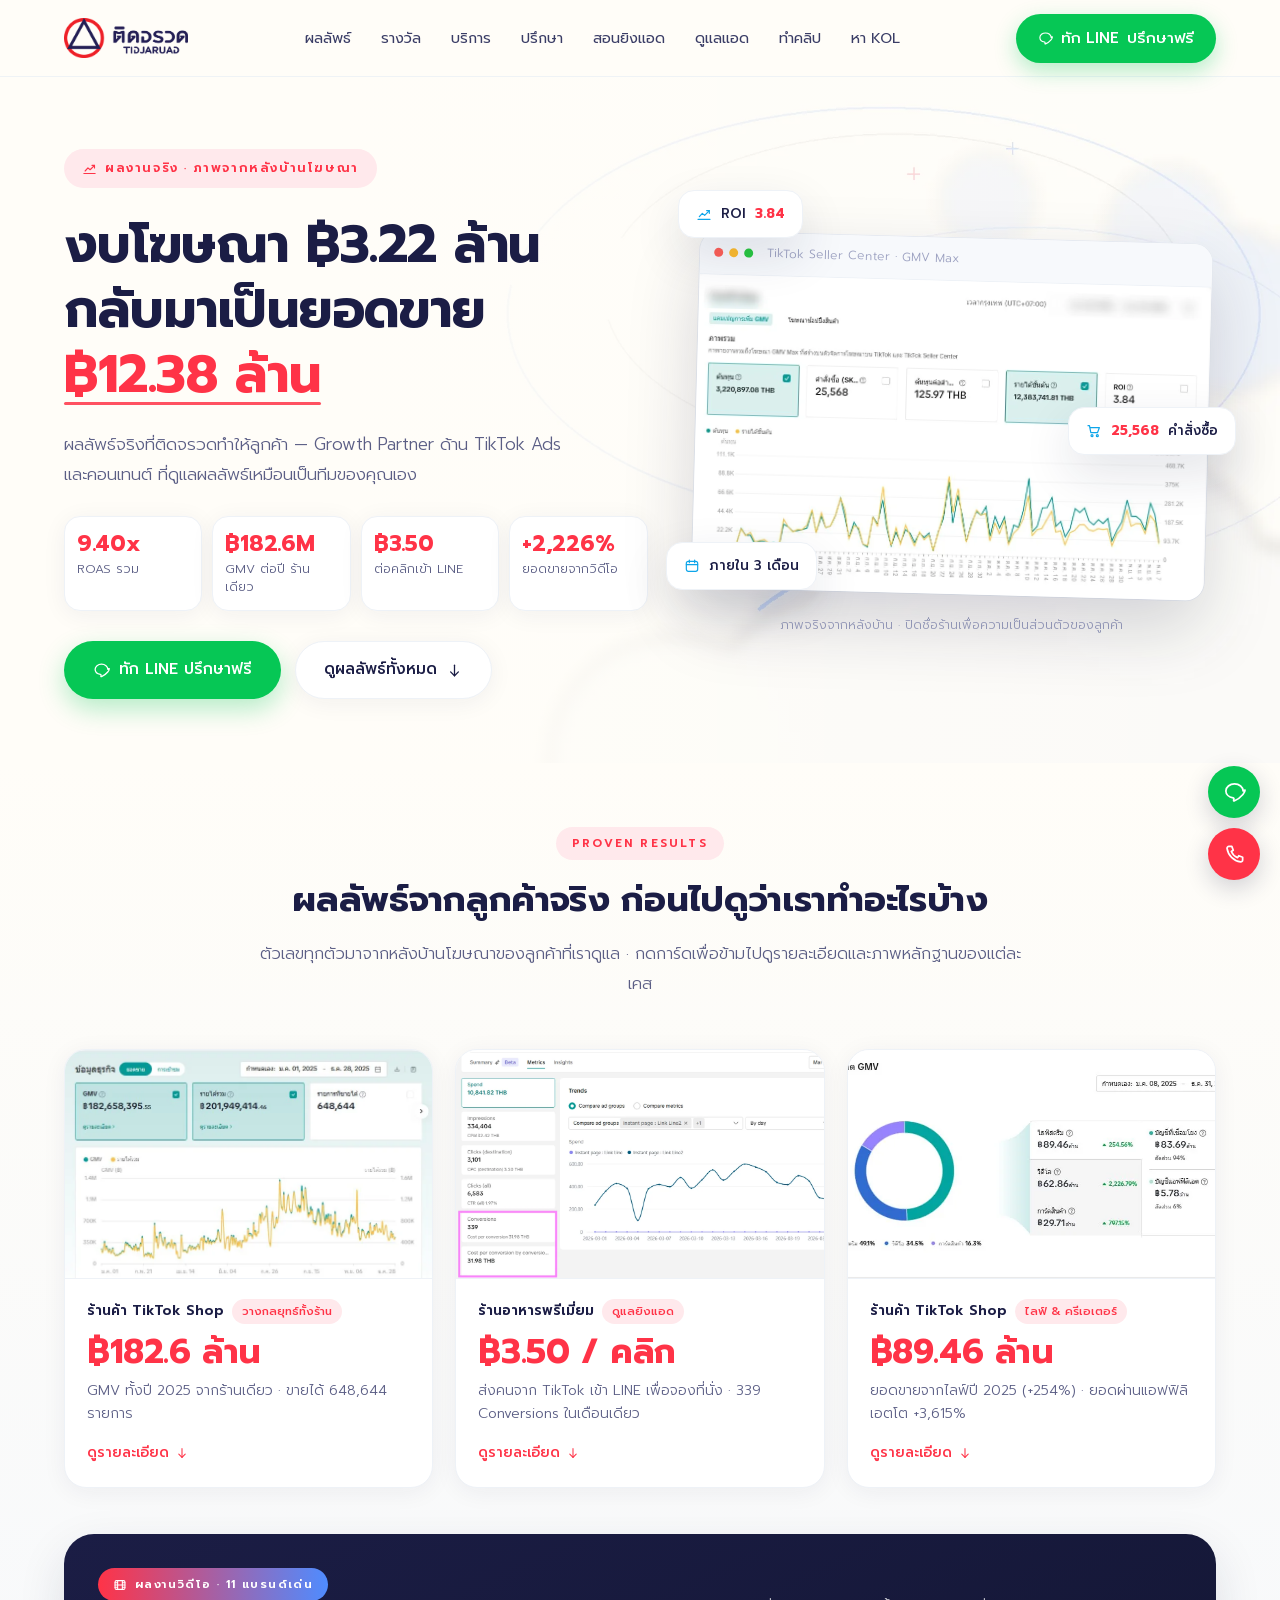
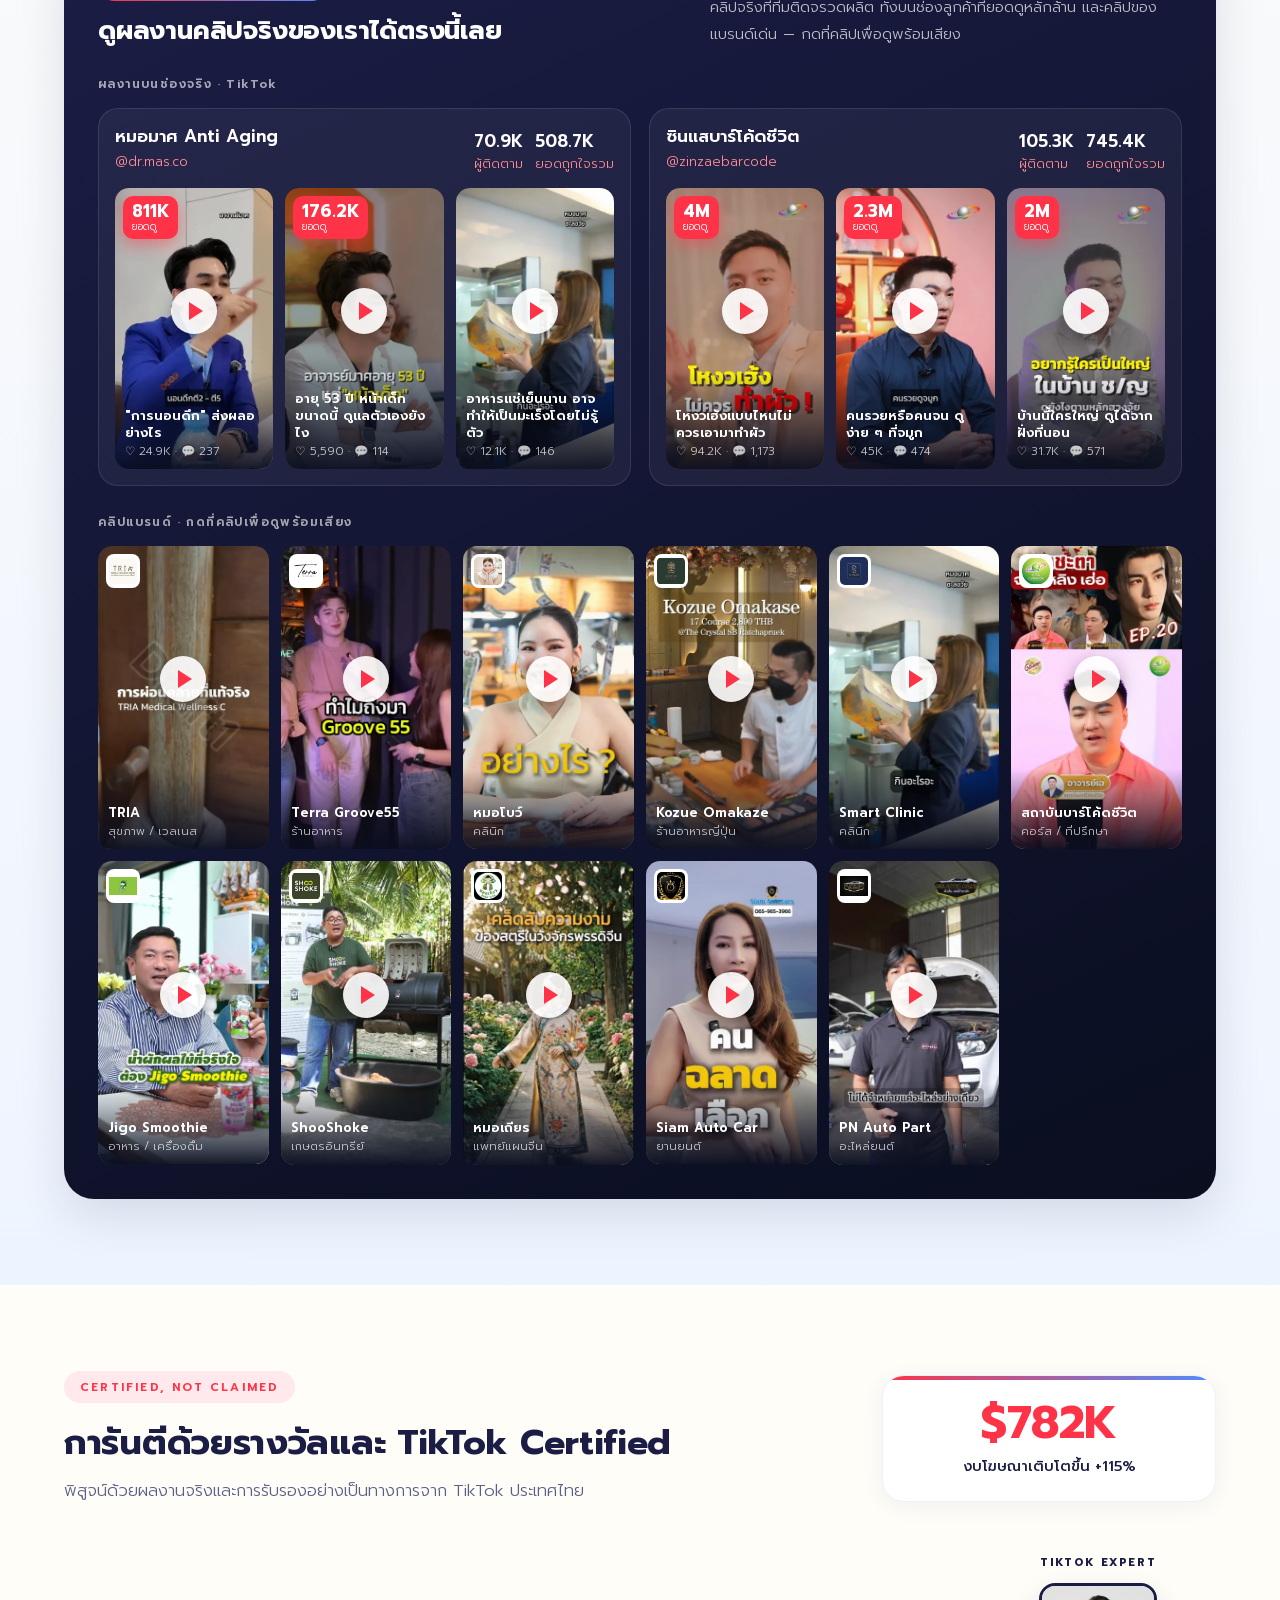
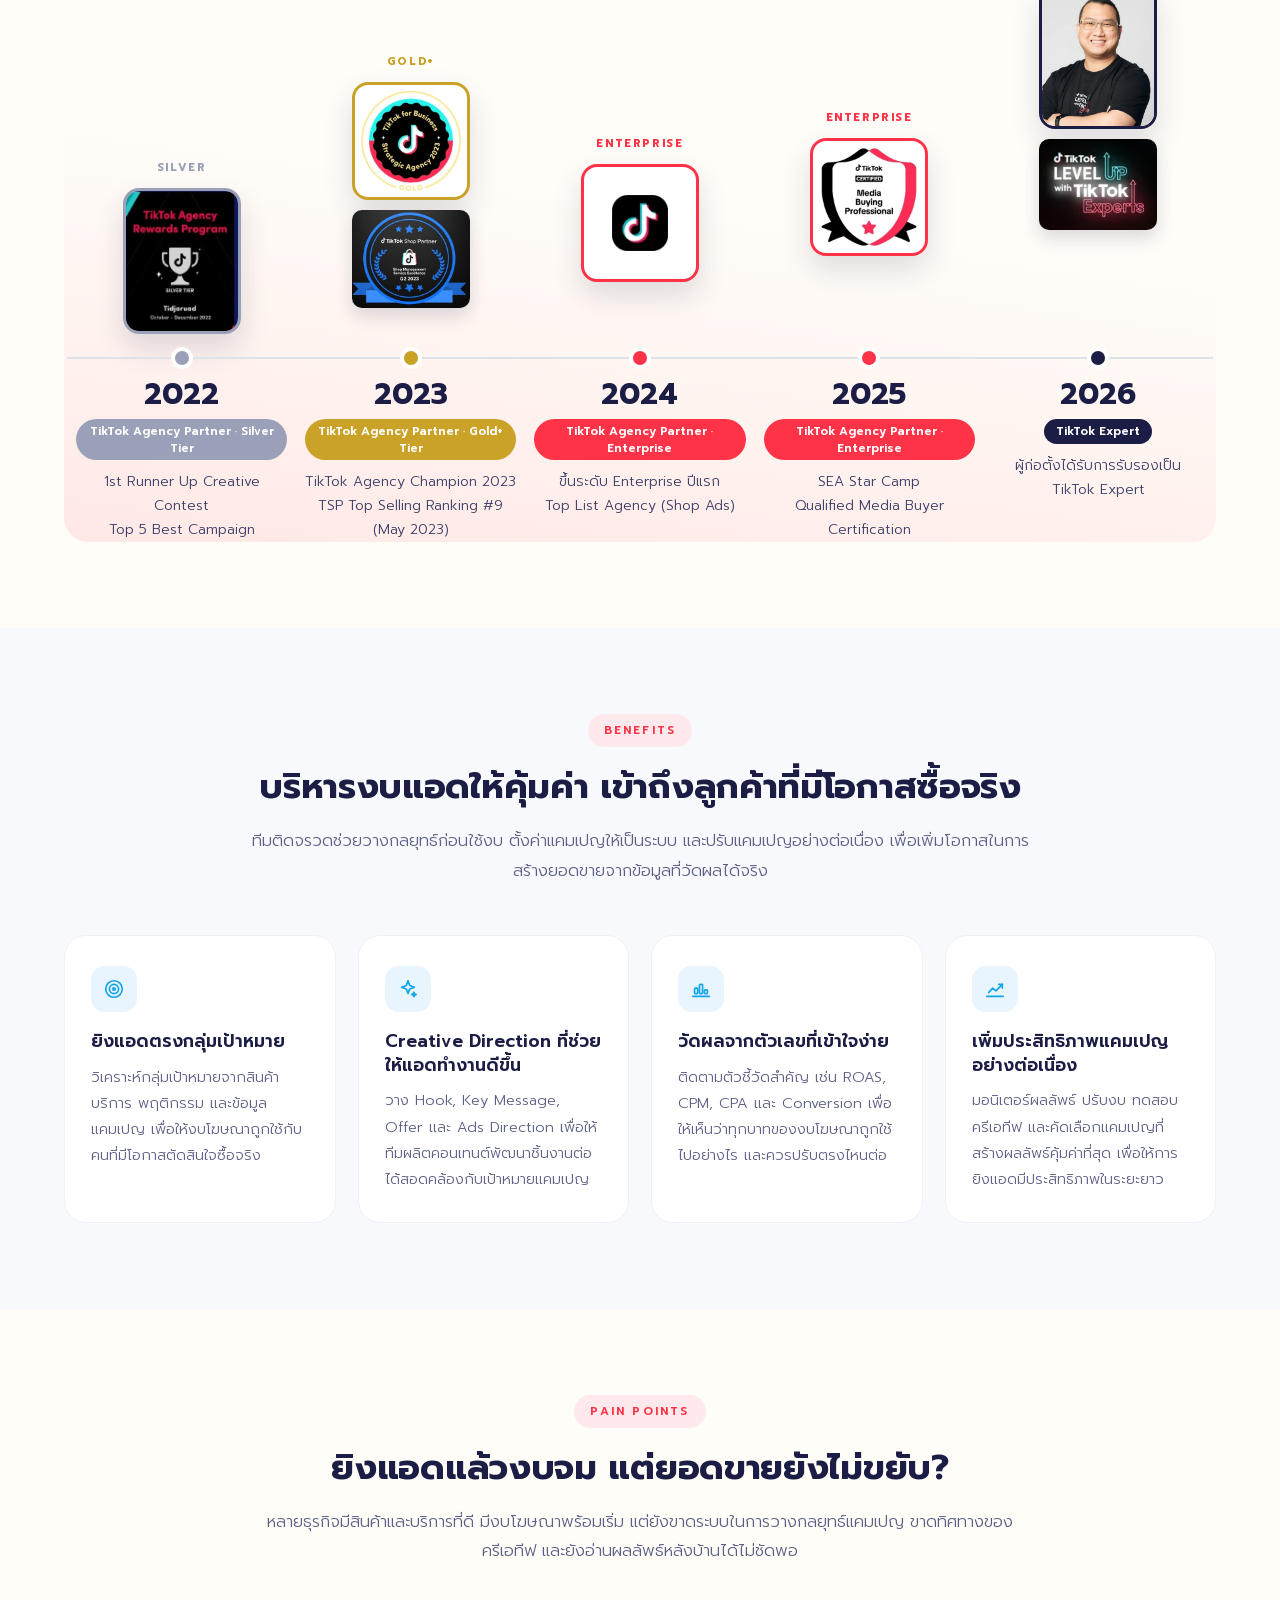
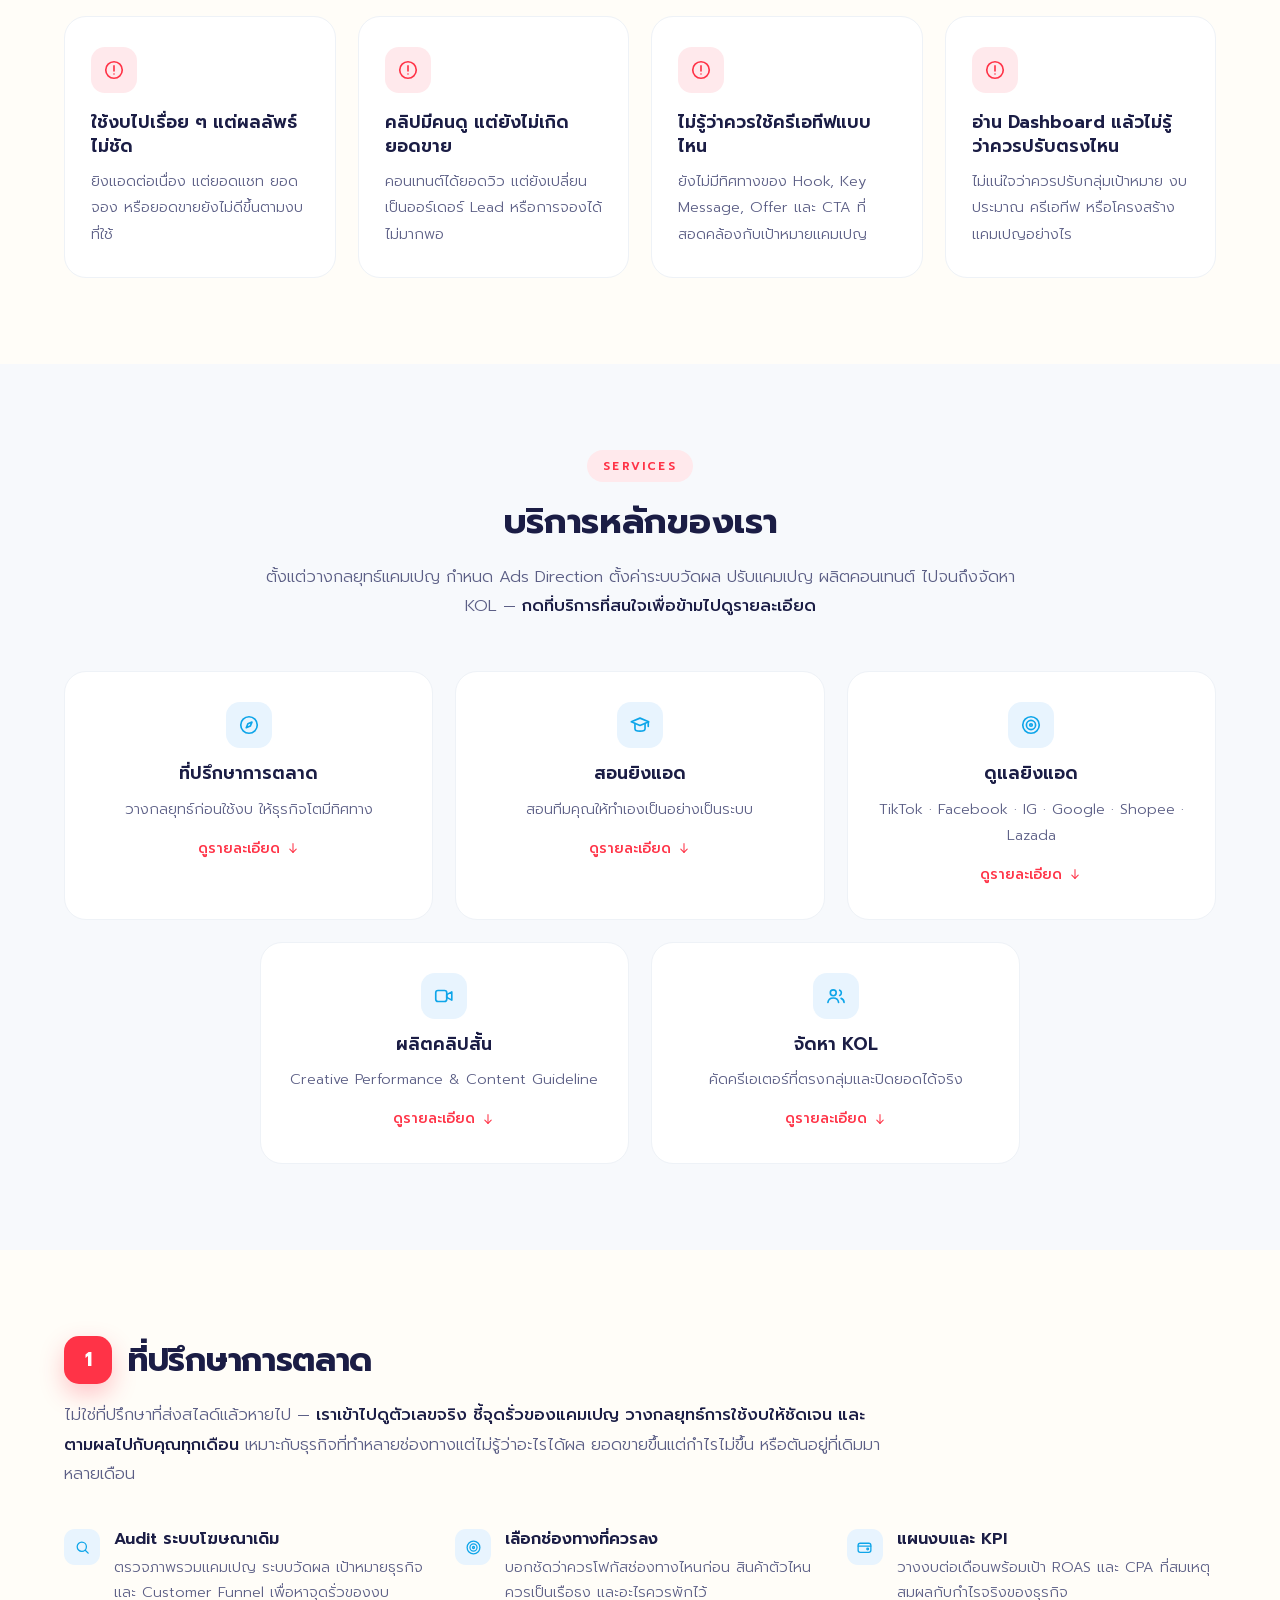
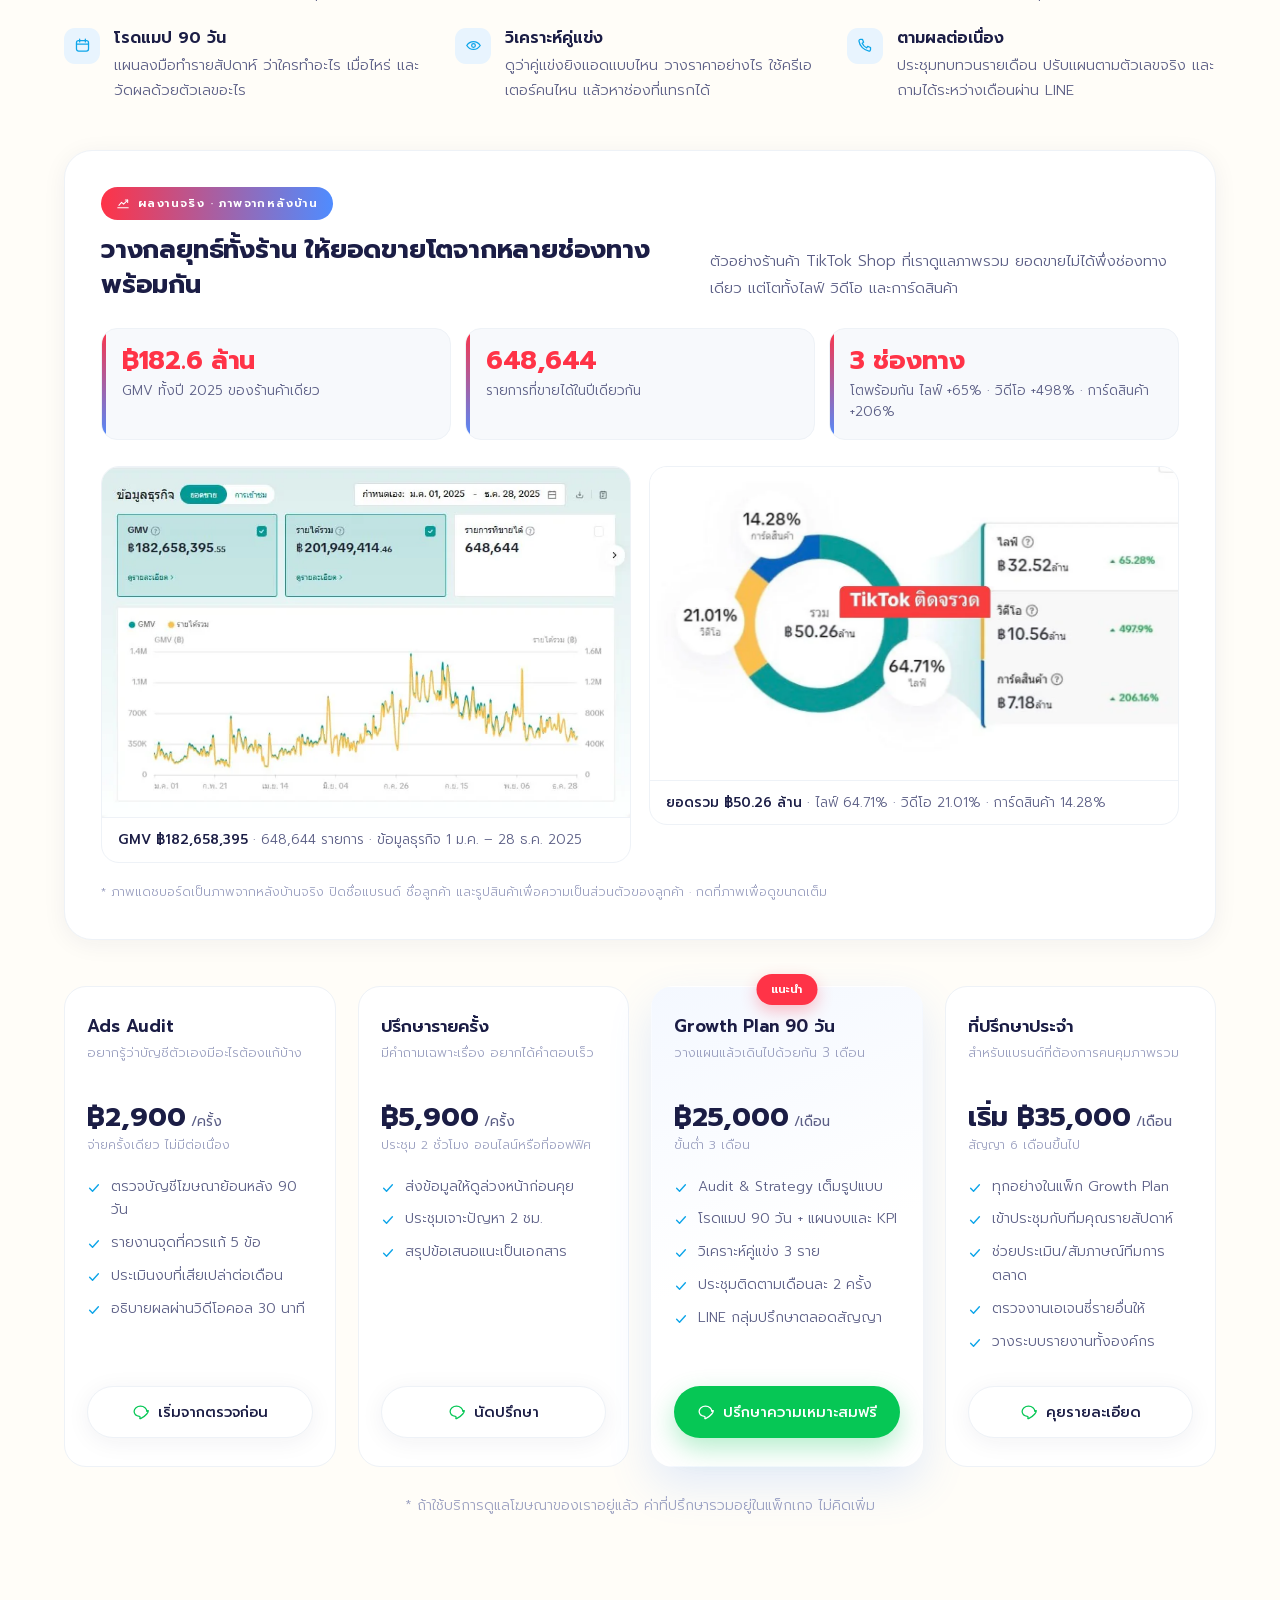
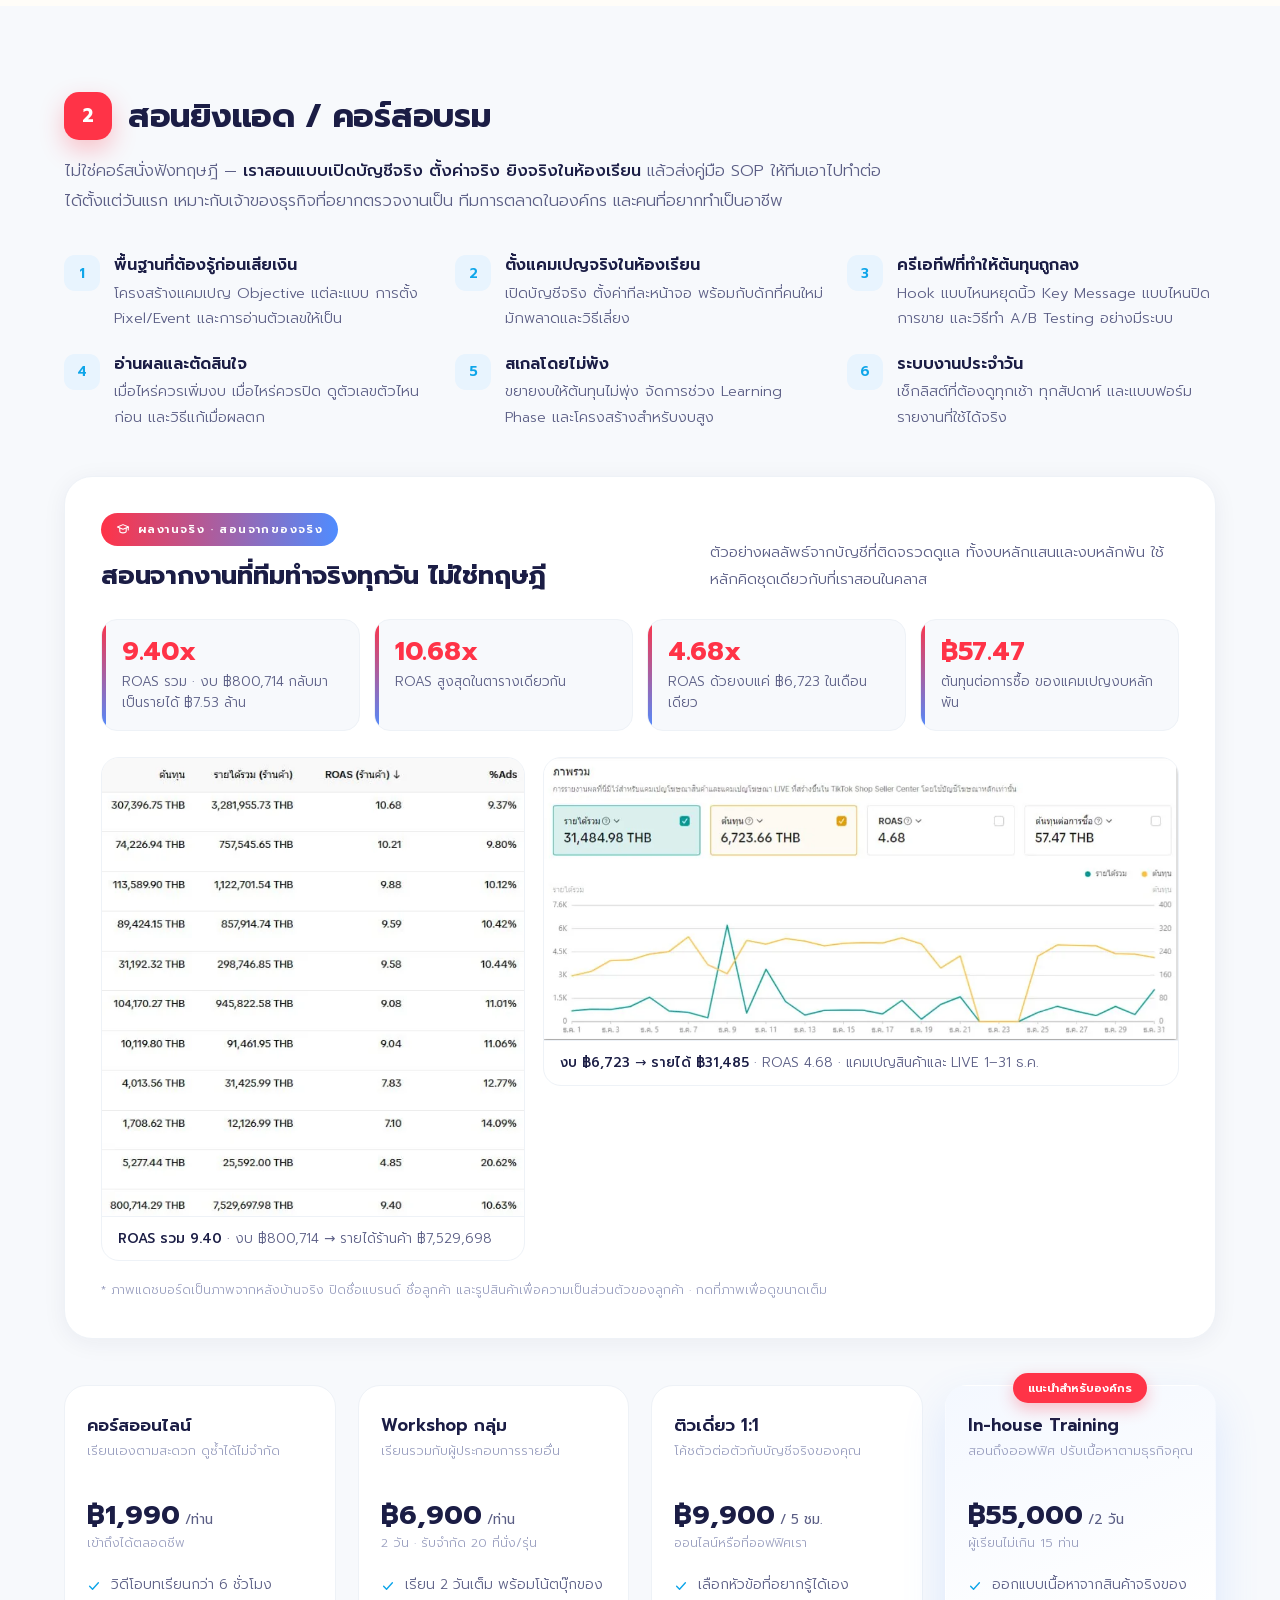
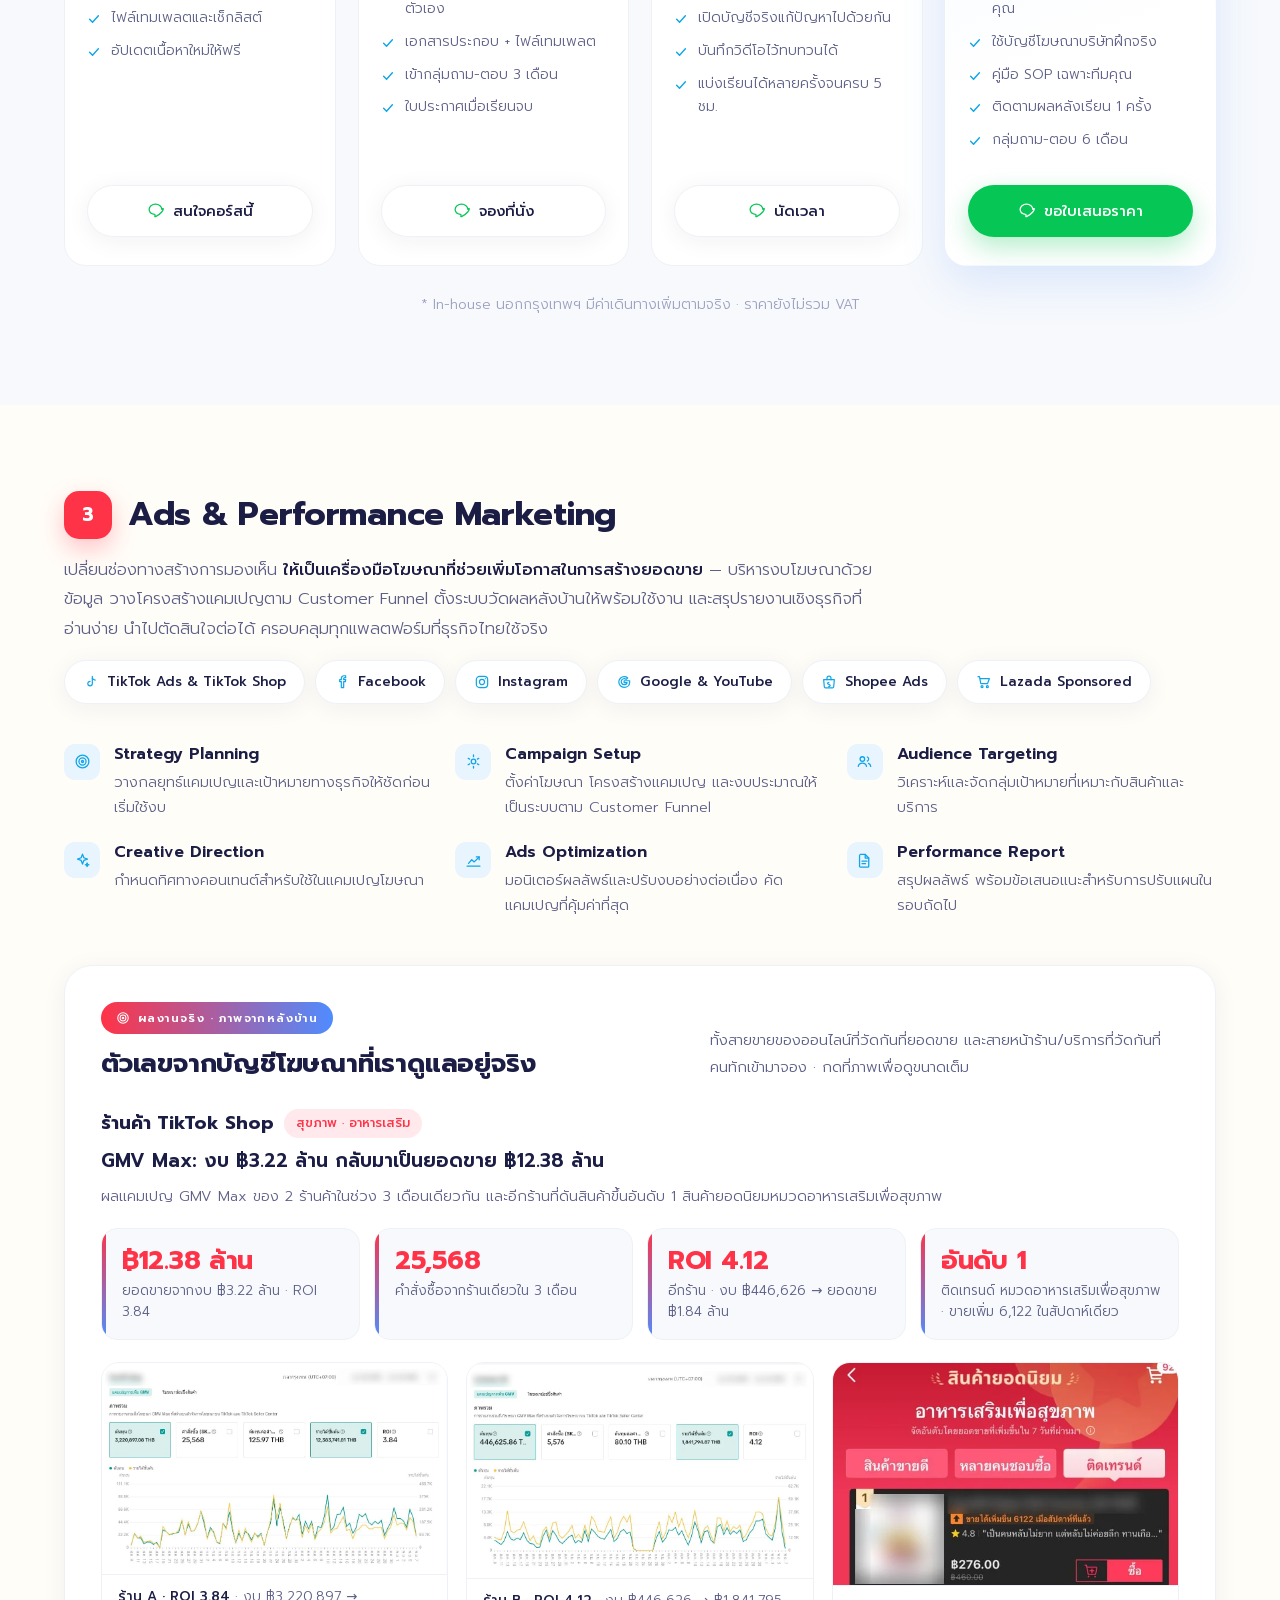
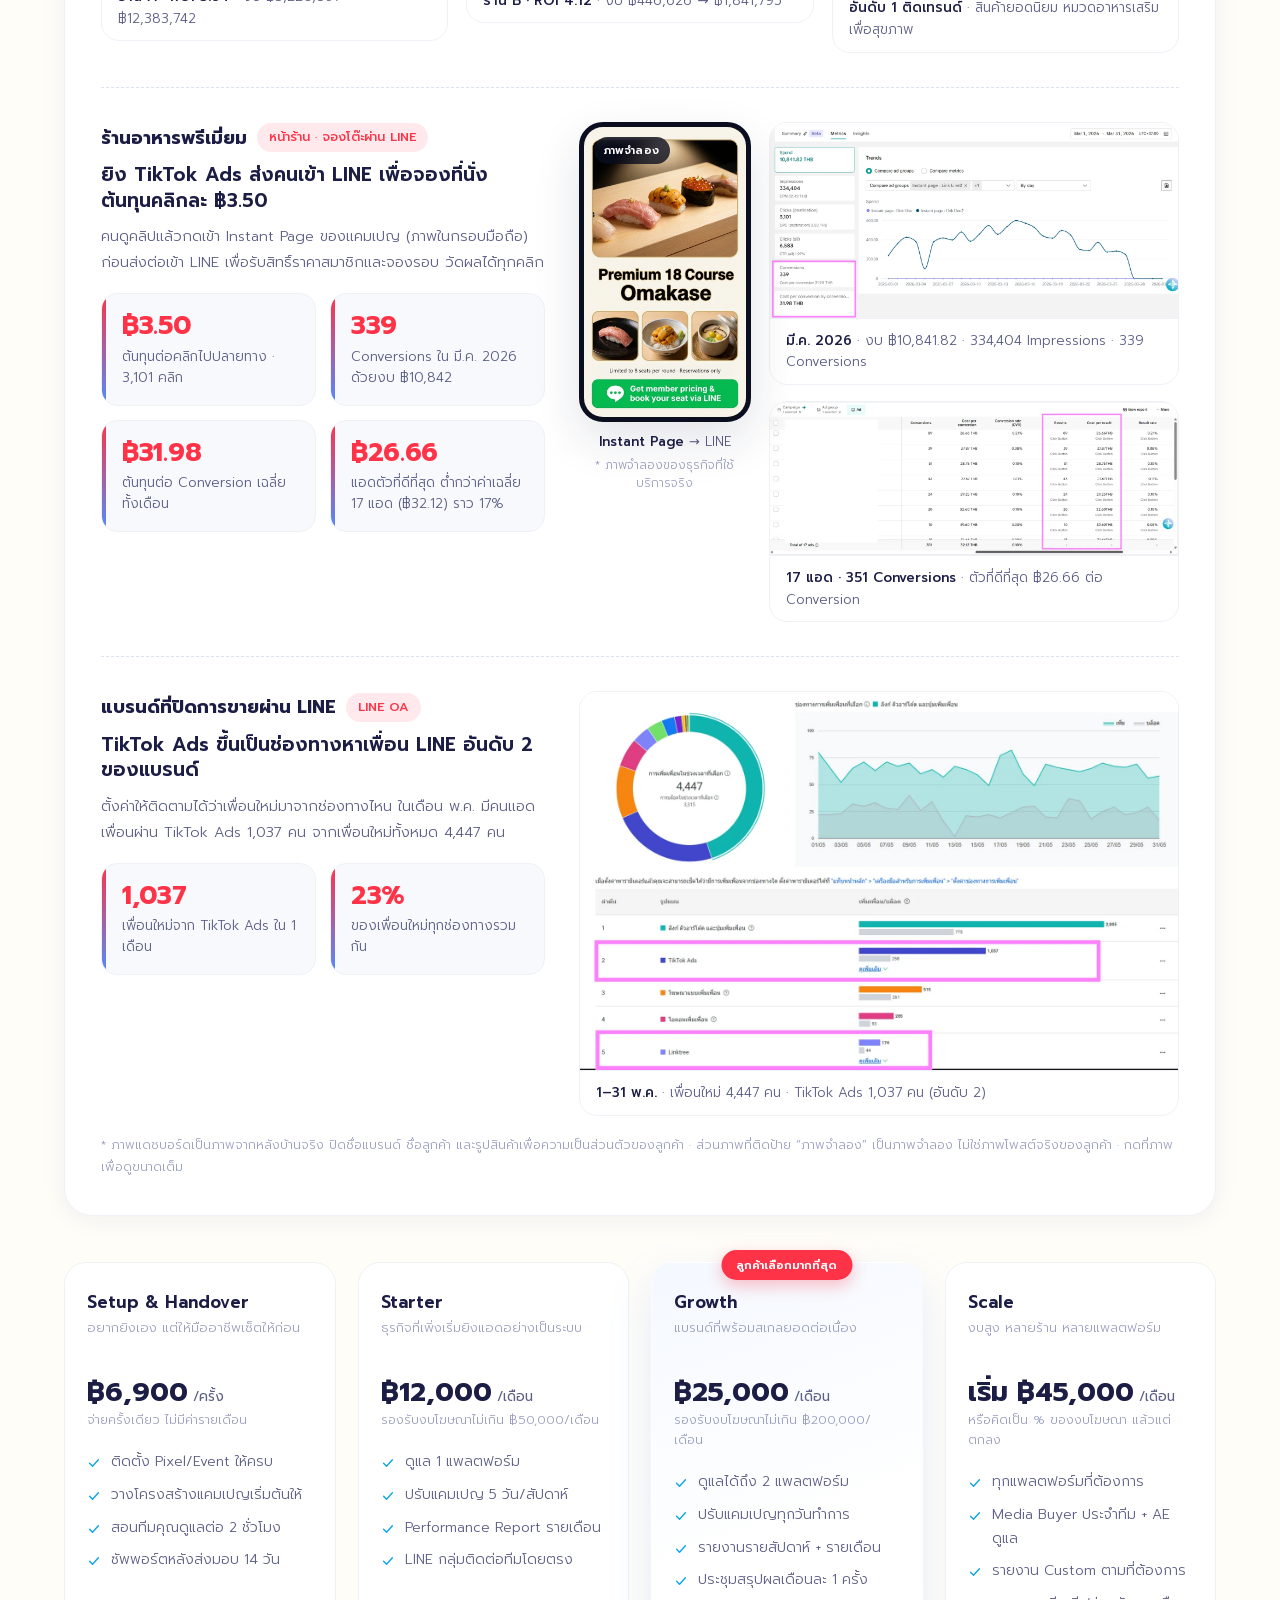
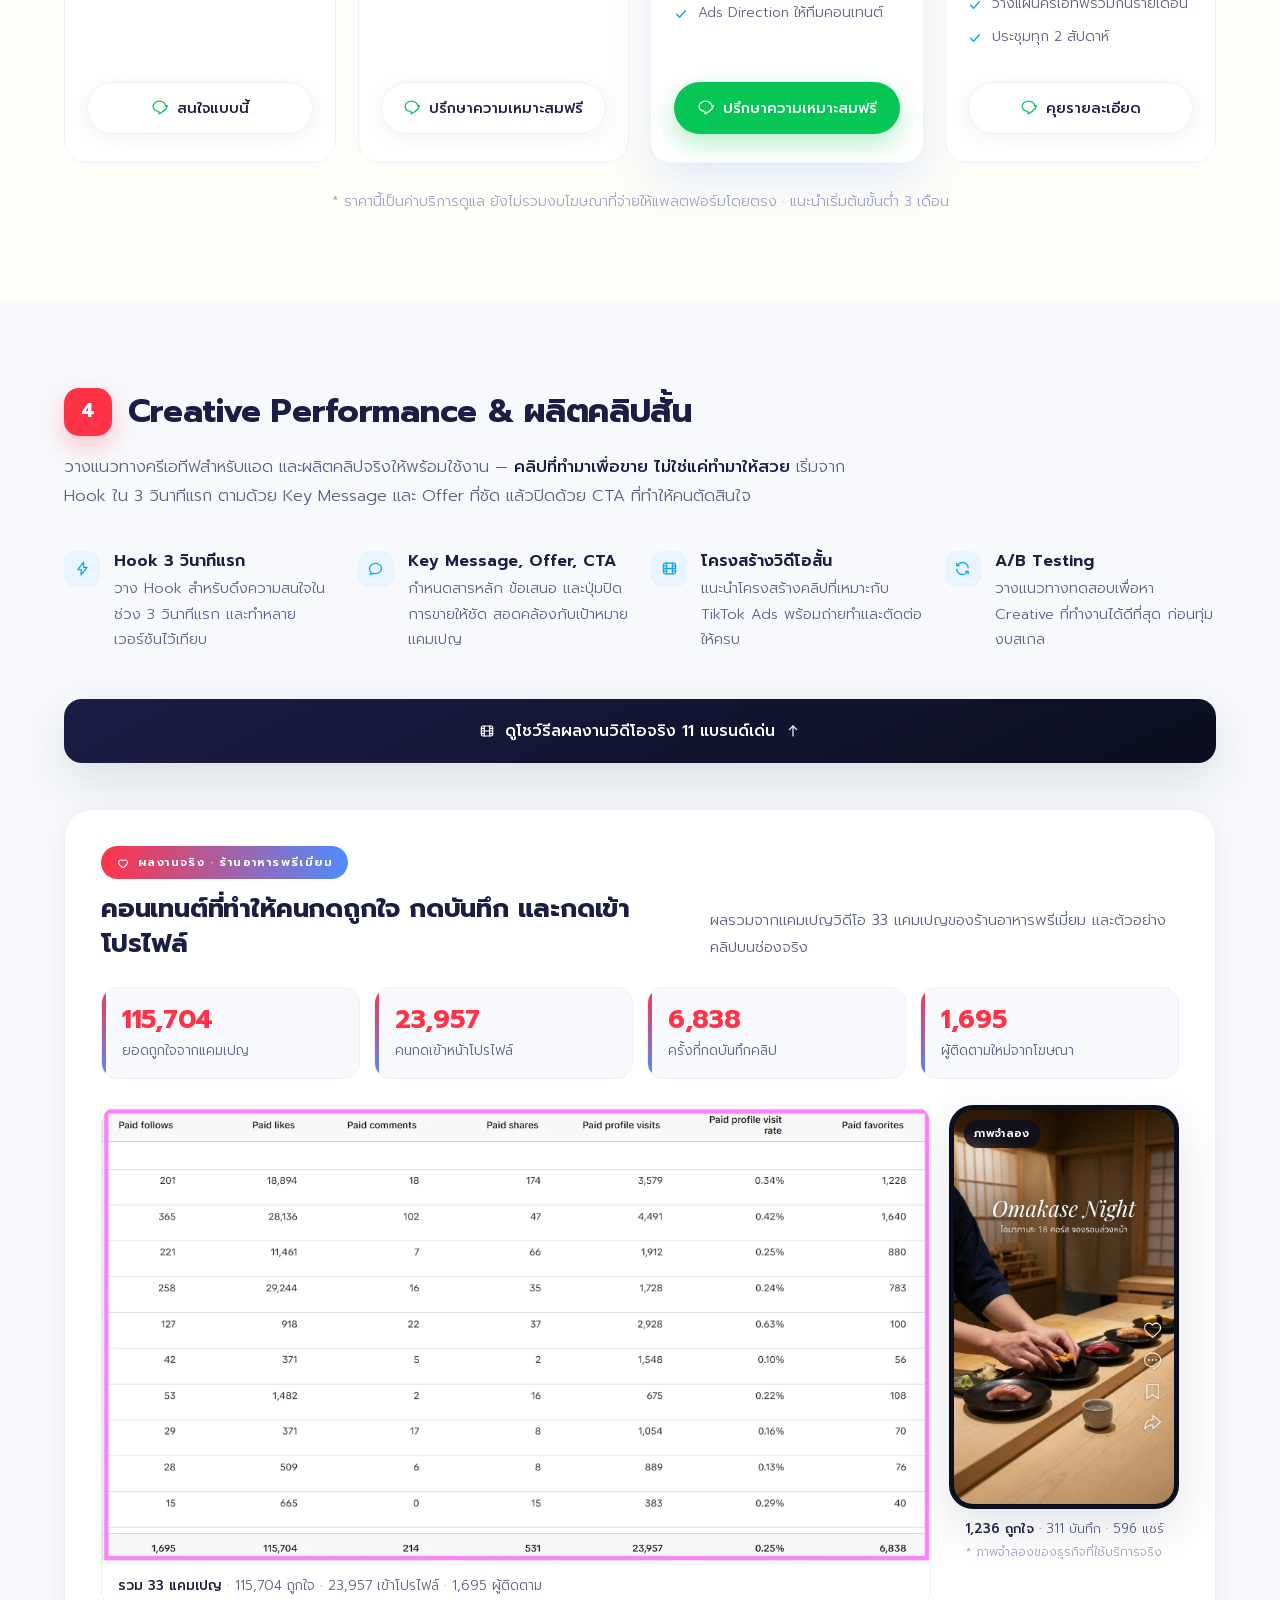
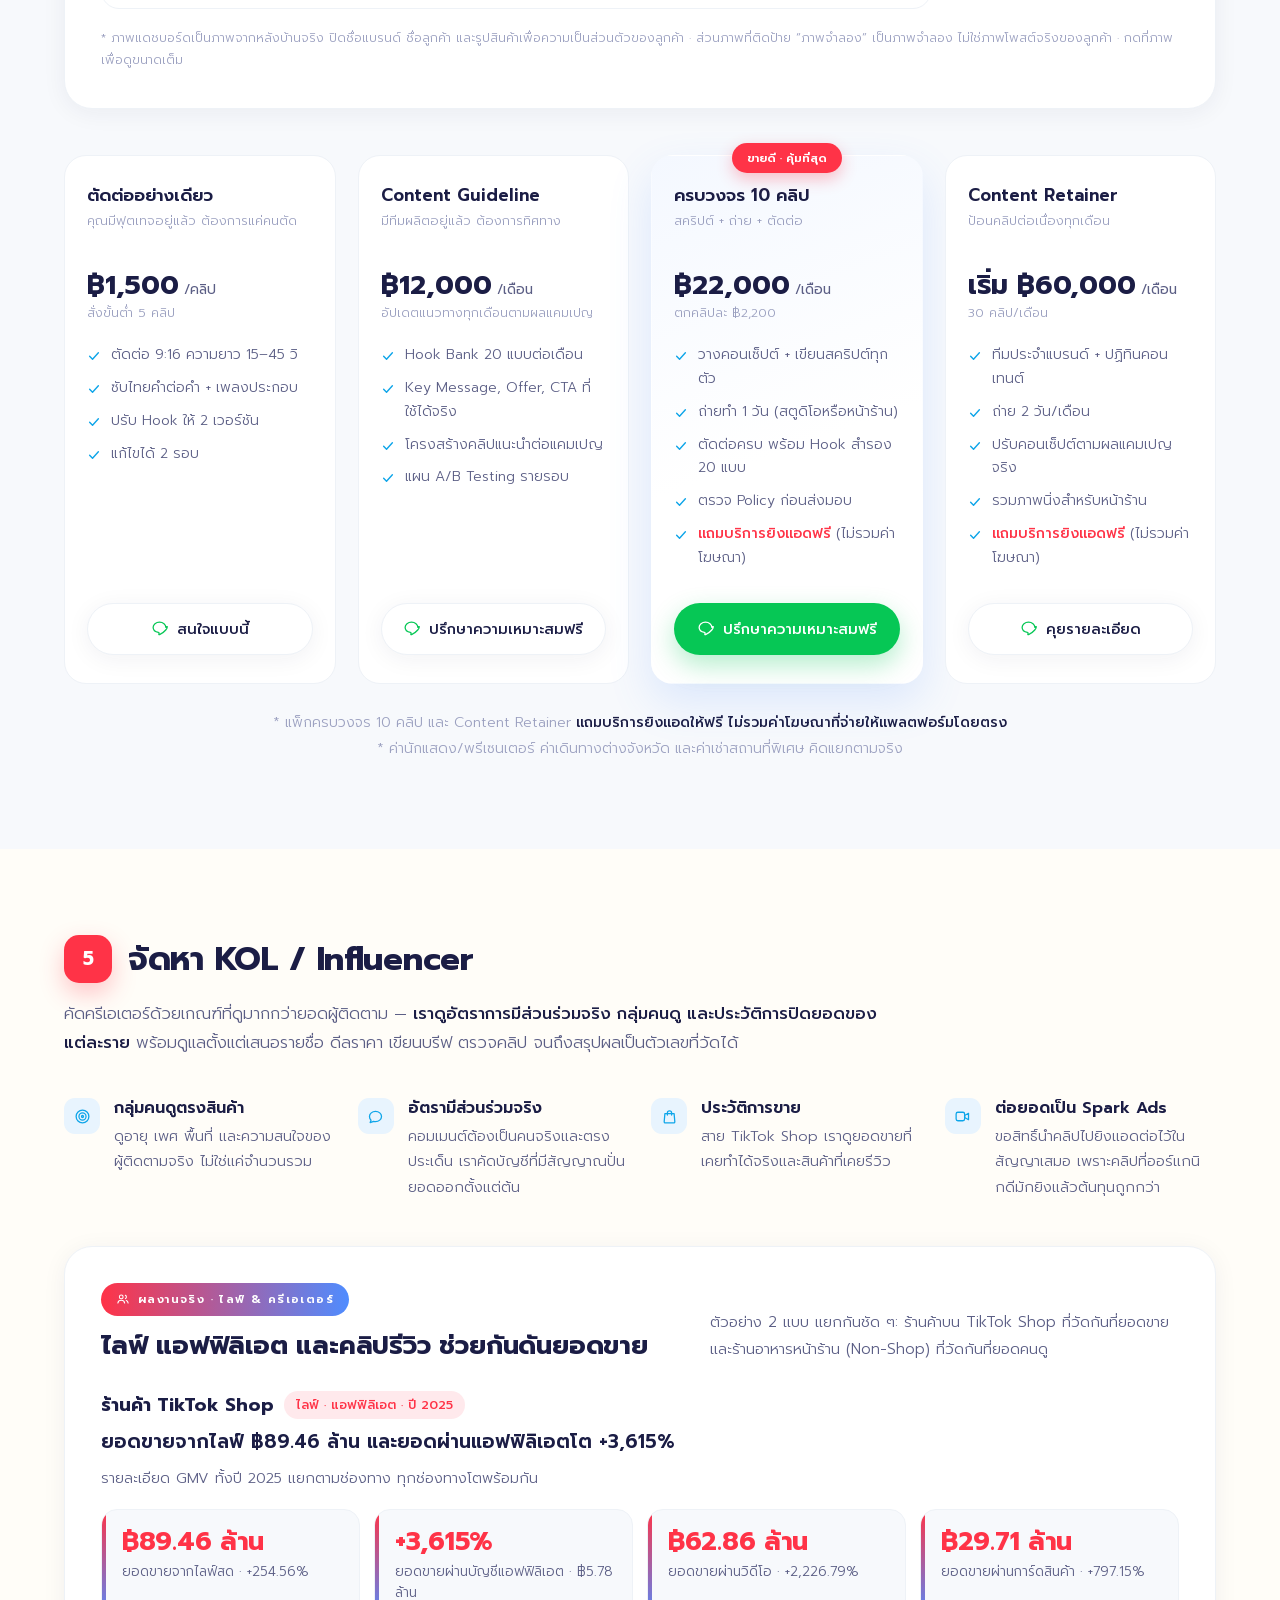
<file: index.html>
<!DOCTYPE html>
<html lang="th">
<head>
<meta charset="UTF-8">
<!-- Google Tag Manager (ตัวเดียวกับ tidjaruad.co · Meta/TikTok Pixel ตั้งอยู่ในคอนเทนเนอร์นี้) -->
<script>(function(w,d,s,l,i){w[l]=w[l]||[];w[l].push({'gtm.start':
new Date().getTime(),event:'gtm.js'});var f=d.getElementsByTagName(s)[0],
j=d.createElement(s),dl=l!='dataLayer'?'&l='+l:'';j.async=true;j.src=
'https://www.googletagmanager.com/gtm.js?id='+i+dl;f.parentNode.insertBefore(j,f);
})(window,document,'script','dataLayer','GTM-NT76SJTN');</script>
<!-- End Google Tag Manager -->
<!-- OpenAI Ads Pixel (ChatGPT Ads) -->
<script>
  (function (w, d, s, u) {
    if (w.oaiq) return;
    var q = function () { q.q.push(arguments); };
    q.q = [];
    w.oaiq = q;
    var js = d.createElement(s);
    js.async = true;
    js.src = u;
    var f = d.getElementsByTagName(s)[0];
    f.parentNode.insertBefore(js, f);
  })(window, document, "script", "https://bzrcdn.openai.com/sdk/oaiq.min.js");
  oaiq("init", { pixelId: "Gq8g8mWMiGXgpuq1ucPBte" });
  oaiq("measure", "page_viewed", {
    type: "contents",
    contents: [{ id: "sale-page", name: "TIDJARUAD Sale Page", content_type: "page" }]
  });
</script>
<!-- End OpenAI Ads Pixel -->
<!-- Meta Pixel 2640065319747020 (ติดในโค้ด · ตัวใน GTM คือ 1054667877284065 คนละตัว) -->
<script>
!function(f,b,e,v,n,t,s){if(f.fbq)return;n=f.fbq=function(){n.callMethod?
n.callMethod.apply(n,arguments):n.queue.push(arguments)};if(!f._fbq)f._fbq=n;
n.push=n;n.loaded=!0;n.version='2.0';n.queue=[];t=b.createElement(e);t.async=!0;
t.src=v;s=b.getElementsByTagName(e)[0];s.parentNode.insertBefore(t,s)}(window,
document,'script','https://connect.facebook.net/en_US/fbevents.js');
(function () {
  var ID = '2640065319747020', ready = false, pending = [];
  function send(ev, params, eid) { fbq('trackSingle', ID, ev, params || {}, eid ? {eventID: eid} : undefined); }
  window.tjrMeta = function (ev, params, eid) { ready ? send(ev, params, eid) : pending.push([ev, params, eid]); };
  function start() {
    if (ready) return;
    ready = true;
    fbq('init', ID);
    send('PageView');
    pending.forEach(function (p) { send(p[0], p[1], p[2]); });
  }
  (window.dataLayer = window.dataLayer || []).push({event: 'tjr_meta_init', eventCallback: start, eventTimeout: 2500});
  setTimeout(start, 4000);   // GTM ถูกบล็อกหรือโหลดไม่ขึ้น
})();
</script>
<noscript><img height="1" width="1" style="display:none" alt="" src="https://www.facebook.com/tr?id=2640065319747020&amp;ev=PageView&amp;noscript=1"></noscript>
<!-- End Meta Pixel -->
<meta name="viewport" content="width=device-width,initial-scale=1">
<title>ติดจรวด | Tidjaruad Agency — ปรึกษา · สอนยิงแอด · ดูแลแอด · ทำคลิป · หา KOL</title>
<meta name="description" content="Performance Marketing Agency ที่ช่วย SME, คลินิก, ร้านอาหาร, TikTok Shop และแบรนด์ E-commerce วางกลยุทธ์ TikTok Ads ใช้งบโฆษณาอย่างมีทิศทาง และวัดผลได้จากข้อมูลจริง">
<meta property="og:type" content="website">
<meta property="og:locale" content="th_TH">
<meta property="og:site_name" content="ติดจรวด Tidjaruad Agency">
<meta property="og:title" content="ติดจรวด | Growth Partner ด้าน TikTok Ads และคอนเทนต์">
<meta property="og:description" content="งบโฆษณา ฿3.22 ล้าน กลับมาเป็นยอดขาย ฿12.38 ล้าน — ดูผลงานจริงจากหลังบ้าน แล้วรับคำปรึกษาฟรี">
<meta property="og:url" content="https://sale.tidjaruad.co/">
<meta property="og:image" content="https://sale.tidjaruad.co/og.png">
<meta property="og:image:width" content="1200">
<meta property="og:image:height" content="630">
<meta name="twitter:card" content="summary_large_image">
<link rel="canonical" href="https://sale.tidjaruad.co/">
<link rel="icon" type="image/png" sizes="32x32" href="favicon-32.png">
<link rel="icon" type="image/png" sizes="192x192" href="favicon.png">
<link rel="apple-touch-icon" sizes="180x180" href="apple-touch-icon.png">
<meta name="theme-color" content="#FFFDF8">
<link rel="stylesheet" href="assets/fonts/fonts.css">
<style>
:root{
  --ink:#1B1D45; --ink-2:#3A3D66; --body:#5B5E85;
  --red:#FF3347; --red-soft:#FFE9EC; --blue:#4F8CFF; --sky:#0EA5E9; --sky-soft:#E8F4FE;
  --cream:#FFFDF8; --wash:#F7F9FC; --line:#EEF2F7; --white:#fff;
  --r:22px;
  --shadow:0 4px 24px rgba(27,29,69,.06);
  --shadow-lg:0 18px 48px rgba(27,29,69,.12);
  --max:1200px;
}
*{box-sizing:border-box;margin:0;padding:0}
html{scroll-behavior:smooth}
body{font-family:'Prompt','Noto Sans Thai',system-ui,sans-serif;color:var(--body);background:var(--cream);line-height:1.8;font-size:16px;font-weight:300;-webkit-font-smoothing:antialiased}
h1,h2,h3,h4{color:var(--ink);font-weight:600;line-height:1.35}
a{color:inherit;text-decoration:none}
img{max-width:100%;display:block}
.wrap{max-width:var(--max);margin:0 auto;padding:0 24px}
svg.i{width:1em;height:1em;fill:none;stroke:currentColor;stroke-width:1.8;stroke-linecap:round;stroke-linejoin:round;flex:none}

/* ===== NAV ===== */
.nav{position:sticky;top:0;z-index:100;background:rgba(255,253,248,.92);backdrop-filter:blur(14px);border-bottom:1px solid rgba(238,242,247,.9)}
.nav-in{display:flex;align-items:center;height:76px;gap:18px}
.nav-logo img{height:40px;width:auto}
.nav-links{display:flex;gap:4px;margin:0 auto;align-items:center}
.nav-links a{font-size:14.5px;color:var(--ink-2);padding:8px 13px;border-radius:999px;transition:.2s;font-weight:400;white-space:nowrap}
.nav-links a:hover{background:var(--red-soft);color:var(--red)}
.nav-links a.on{background:var(--red-soft);color:var(--red);font-weight:500}
.nav-cta{display:inline-flex;align-items:center;gap:8px;background:var(--red);color:#fff!important;padding:11px 22px;border-radius:999px;font-size:15px;font-weight:500;box-shadow:0 8px 22px rgba(255,51,71,.3);transition:.2s;white-space:nowrap}
.nav-cta:hover{background:#F01A31;transform:translateY(-1px)}
.burger{display:none;background:none;border:0;color:var(--ink);cursor:pointer;margin-left:auto;font-size:0;padding:6px}
.burger svg.i{font-size:26px}

/* ===== BUTTONS ===== */
.btn{display:inline-flex;align-items:center;justify-content:center;gap:9px;padding:14px 28px;border-radius:999px;font-weight:500;font-size:15.5px;transition:.22s;border:1.5px solid transparent;cursor:pointer;font-family:inherit;text-align:center}
.btn-red{background:var(--red);color:#fff;box-shadow:0 10px 26px rgba(255,51,71,.3)}
.btn-red:hover{background:#F01A31;transform:translateY(-2px);box-shadow:0 14px 32px rgba(255,51,71,.4)}
.btn-line{background:#fff;color:var(--ink);border-color:var(--line);box-shadow:var(--shadow)}
.btn-line:hover{border-color:var(--red);color:var(--red);transform:translateY(-2px)}
.btn svg.i{font-size:17px;transition:.22s}
.btn:hover .ar{transform:translateX(4px)}

/* ===== HERO ===== */
.hero{position:relative;overflow:hidden;padding:72px 0 88px;background:var(--cream)}
.hero-bg{position:absolute;inset:0;background:url('assets/hero-bg.webp') center/cover no-repeat;opacity:.5;pointer-events:none}
.hero-fade{position:absolute;inset:0;background:linear-gradient(90deg,var(--cream) 26%,rgba(255,253,248,.4) 62%,transparent);pointer-events:none}
.hero-in{position:relative;display:grid;grid-template-columns:1.05fr .95fr;gap:40px;align-items:center}
.pill{display:inline-flex;align-items:center;gap:8px;background:var(--red-soft);color:var(--red);padding:8px 18px;border-radius:999px;font-size:12.5px;font-weight:600;letter-spacing:1.6px;margin-bottom:24px}
.pill svg.i{font-size:15px}
.hero h1{font-size:clamp(32px,4.6vw,52px);font-weight:700;letter-spacing:-.5px;margin-bottom:22px;line-height:1.25}
.hero h1 .red{color:var(--red);position:relative;display:inline-block}
.hero h1 .red::after{content:"";position:absolute;left:0;right:0;bottom:2px;height:3px;background:var(--red);opacity:.85;border-radius:3px}
.hero .sub{color:var(--red);font-size:clamp(16px,2vw,19px);font-weight:500;margin-bottom:14px}
.hero .lead{font-size:17px;max-width:520px;margin-bottom:34px}
.hero-cta{display:flex;gap:14px;flex-wrap:wrap}
.mascot-wrap{position:relative;display:grid;place-items:center;min-height:400px}
.mascot-wrap img.mascot{width:min(100%,400px);filter:drop-shadow(0 26px 46px rgba(27,29,69,.2));animation:float 6s ease-in-out infinite}
@keyframes float{0%,100%{transform:translateY(0)}50%{transform:translateY(-14px)}}
.chip{position:absolute;background:#fff;border:1px solid var(--line);border-radius:16px;padding:11px 17px;box-shadow:var(--shadow-lg);font-size:13.5px;font-weight:500;color:var(--ink);display:flex;align-items:center;gap:9px;white-space:nowrap}
.chip svg.i{font-size:16px;color:var(--sky)}
.c1{top:4%;left:-4%}.c2{top:24%;right:-6%}.c3{bottom:22%;left:-8%}.c4{bottom:1%;right:16%}

/* ===== SECTIONS ===== */
section{padding:86px 0}
section[id]{scroll-margin-top:76px}
.wash{background:var(--wash)}
.tagchip{display:inline-block;background:var(--red-soft);color:var(--red);font-size:11.5px;font-weight:600;letter-spacing:2.2px;padding:6px 16px;border-radius:999px;margin-bottom:16px}
.sec-head{text-align:center;max-width:780px;margin:0 auto 50px}
.sec-head h2{font-size:clamp(25px,3.2vw,35px);font-weight:700;margin-bottom:16px;letter-spacing:-.3px}
.sec-head p{font-size:16.5px}

/* ===== GRID ===== */
.grid{display:grid;gap:22px}
.g2{grid-template-columns:repeat(2,1fr)}
.g3{grid-template-columns:repeat(3,1fr)}
.g4{grid-template-columns:repeat(4,1fr)}
.g5{grid-template-columns:repeat(5,1fr)}

.card{background:#fff;border:1px solid var(--line);border-radius:var(--r);padding:30px 26px;transition:.25s}
.card:hover{transform:translateY(-5px);box-shadow:var(--shadow-lg);border-color:transparent}
.ico{width:46px;height:46px;border-radius:14px;background:var(--sky-soft);color:var(--sky);display:grid;place-items:center;margin-bottom:18px}
.ico svg.i{font-size:22px}
.ico.r{background:var(--red-soft);color:var(--red)}
.card h3{font-size:17.5px;margin-bottom:10px;font-weight:600}
.card p{font-size:14.5px;line-height:1.8}
.jump{display:block;text-align:center;position:relative}
.jump .ico{margin:0 auto 14px}
.jump .go{margin-top:14px;font-size:14px;color:var(--red);font-weight:500;display:inline-flex;align-items:center;gap:6px}
.jump:hover .go{text-decoration:underline}

/* ===== SERVICE ===== */
.svc-top{display:flex;align-items:center;gap:16px;margin-bottom:16px;flex-wrap:wrap}
.svc-no{width:48px;height:48px;flex:0 0 48px;border-radius:15px;background:var(--red);color:#fff;display:grid;place-items:center;font-weight:700;font-size:19px;box-shadow:0 10px 24px rgba(255,51,71,.28)}
.svc-top h2{font-size:clamp(23px,3vw,33px);font-weight:700;letter-spacing:-.3px}
.svc-lead{font-size:16.5px;max-width:820px;margin-bottom:40px}
.svc-lead b{color:var(--ink);font-weight:500}
.plats{display:flex;flex-wrap:wrap;gap:10px;margin:-24px 0 40px}
.plat{display:inline-flex;align-items:center;gap:8px;background:#fff;border:1px solid var(--line);border-radius:999px;padding:9px 18px;font-size:13.5px;font-weight:500;color:var(--ink);box-shadow:var(--shadow)}
.plat svg.i{font-size:16px;color:var(--sky)}
.feat{display:flex;gap:14px;align-items:flex-start}
.feat .b{width:36px;height:36px;flex:0 0 36px;border-radius:11px;background:var(--sky-soft);color:var(--sky);display:grid;place-items:center;font-size:14px;font-weight:600}
.feat .b svg.i{font-size:17px}
.feat h3{font-size:16px;margin-bottom:4px;font-weight:600}
.feat p{font-size:14.5px;line-height:1.75}

/* ===== PRICING (4 cols) ===== */
.pw{position:relative;height:100%}
.price{background:#fff;border:1px solid var(--line);border-radius:var(--r);padding:28px 22px;display:flex;flex-direction:column;height:100%;transition:.25s}
.price:hover{box-shadow:var(--shadow-lg);transform:translateY(-4px)}
.price.pop{border-color:transparent;background:linear-gradient(160deg,#F4F8FF,#FFF 55%);box-shadow:0 18px 44px rgba(79,140,255,.16)}
.badge{position:absolute;top:-12px;left:50%;transform:translateX(-50%);background:var(--red);color:#fff;font-size:11.5px;font-weight:600;padding:5px 15px;border-radius:999px;white-space:nowrap;z-index:2;box-shadow:0 6px 16px rgba(255,51,71,.3)}
.price h3{font-size:17px;margin-bottom:4px;line-height:1.4}
.price .sub{font-size:13px;color:#9BA0C0;margin-bottom:16px;line-height:1.6;min-height:42px}
.price .amt{font-size:27px;font-weight:700;color:var(--ink);line-height:1.25}
.price .amt small{font-size:13.5px;font-weight:400;color:var(--body)}
.price .per{font-size:12.5px;color:#9BA0C0;margin-bottom:20px;line-height:1.6}
.price ul{list-style:none;margin-bottom:24px;flex:1}
.price ul li{font-size:14px;padding-left:24px;position:relative;margin-bottom:9px;line-height:1.7}
.price ul li svg.i{position:absolute;left:0;top:6px;font-size:14px;color:var(--sky);stroke-width:2.4}
.price .btn{width:100%;padding:12px 16px;font-size:14.5px}
.note-sm{font-size:14px;color:#9BA0C0;text-align:center;margin-top:26px;line-height:1.9}

/* ===== PROCESS ===== */
.pstep{background:#fff;border:1px solid var(--line);border-radius:var(--r);padding:28px 24px;transition:.25s}
.pstep:hover{transform:translateY(-5px);box-shadow:var(--shadow-lg)}
.pstep .no{font-size:34px;font-weight:700;color:var(--red);opacity:.22;line-height:1;margin-bottom:8px}
.pstep h3{font-size:16.5px;margin-bottom:8px}
.pstep p{font-size:14.5px;line-height:1.75}
.pstep .sys{margin-top:16px;padding-top:14px;border-top:1px dashed var(--line);font-size:10.5px;letter-spacing:1.4px;color:#9BA0C0;display:flex;justify-content:space-between;align-items:center;gap:8px}
.pstep .sys .dot{color:#22C55E}

/* ===== RESULTS ===== */
.stat{background:#fff;border:1px solid var(--line);border-radius:var(--r);padding:30px 26px;text-align:center;transition:.25s}
.stat:hover{transform:translateY(-5px);box-shadow:var(--shadow-lg)}
.stat .k{font-size:11.5px;letter-spacing:2px;color:#9BA0C0;font-weight:600;margin-bottom:8px}
.stat .v{font-size:42px;font-weight:700;color:var(--red);line-height:1.1;margin-bottom:12px}
.stat p{font-size:14px;line-height:1.75}

/* ===== FAQ ===== */
.faq{max-width:860px;margin:0 auto}
.faq details{background:#fff;border:1px solid var(--line);border-radius:16px;padding:20px 26px;margin-bottom:12px;transition:.2s}
.faq details[open]{box-shadow:var(--shadow-lg);border-color:transparent}
.faq summary{font-weight:500;color:var(--ink);cursor:pointer;list-style:none;display:flex;justify-content:space-between;gap:16px;font-size:16px;align-items:center}
.faq summary::-webkit-details-marker{display:none}
.faq summary .pm{color:var(--red);font-size:22px;line-height:1;font-weight:400;flex:none}
.faq details[open] summary .pm{transform:rotate(45deg)}
.faq summary .pm{transition:.2s;display:inline-block}
.faq details p{margin-top:14px;font-size:15px;line-height:1.85}

/* ===== CTA ===== */
.cta-box{background:linear-gradient(150deg,#FFF4F5 0%,#F2F7FF 100%);border:1px solid var(--line);border-radius:34px;padding:60px 40px;text-align:center;position:relative;overflow:hidden}
.cta-box .mini{width:110px;margin:0 auto 6px;filter:drop-shadow(0 14px 26px rgba(27,29,69,.16))}
.cta-box h2{font-size:clamp(25px,3.4vw,37px);font-weight:700;margin-bottom:16px;letter-spacing:-.3px}
.cta-box .hl{color:var(--red)}
.cta-box p{max-width:600px;margin:0 auto 30px;font-size:16.5px}
.cta-btns{display:flex;gap:14px;justify-content:center;flex-wrap:wrap}
.cta-note{margin-top:22px;font-size:14px;color:#9BA0C0}

/* ===== FOOTER ===== */
footer{background:var(--ink);color:rgba(255,255,255,.62);padding:64px 0 26px;font-size:15px;font-weight:300}
.f-grid{display:grid;grid-template-columns:1.7fr 1fr 1.1fr 1.2fr;gap:36px;margin-bottom:42px}
footer h4{color:#fff;font-size:11.5px;letter-spacing:2px;margin-bottom:18px;font-weight:600}
footer a{transition:.2s;font-size:14.5px}
footer a:hover{color:var(--red)}
footer ul{list-style:none}
footer ul li{margin-bottom:10px}
.f-logo img{height:44px;width:auto;margin-bottom:16px}
.f-desc{font-size:14.5px;line-height:1.85;margin-bottom:18px}
.f-addr{font-size:13.5px;line-height:1.8;color:rgba(255,255,255,.48)}
.f-bot{border-top:1px solid rgba(255,255,255,.1);padding-top:22px;text-align:center;font-size:13px;color:rgba(255,255,255,.4)}
.ct-k{font-size:10.5px;letter-spacing:1.6px;color:rgba(255,255,255,.4);display:block}

/* ===== FLOAT ===== */
.float{position:fixed;right:20px;bottom:20px;z-index:200;display:flex;flex-direction:column;gap:10px}
.float a,.float button{width:52px;height:52px;border-radius:50%;display:grid;place-items:center;box-shadow:0 8px 24px rgba(27,29,69,.2);transition:.2s;border:0;cursor:pointer}
.float svg.i{font-size:23px}
.float a:hover,.float button:hover{transform:scale(1.08)}
.float .ln{background:#06C755;color:#fff}
.float .tl{background:var(--red);color:#fff}
.float .top{background:#fff;color:var(--ink);border:1px solid var(--line);opacity:0;pointer-events:none}
.float .top.show{opacity:1;pointer-events:auto}

@media(max-width:1180px){
  .nav-links a{padding:8px 10px;font-size:13.5px}
  .g4{grid-template-columns:repeat(2,1fr)}
  .g5{grid-template-columns:repeat(3,1fr)}
}
@media(max-width:900px){
  .hero-in{grid-template-columns:1fr}
  .mascot-wrap{min-height:300px;margin-top:20px}
  .chip{display:none}
  .g3,.g5{grid-template-columns:repeat(2,1fr)}
  .f-grid{grid-template-columns:1fr 1fr;gap:30px}
}
@media(max-width:760px){
  .nav-in{height:68px}
  .nav-logo img{height:34px}
  .nav-links{display:none;position:absolute;top:68px;left:0;right:0;background:var(--cream);flex-direction:column;align-items:stretch;gap:0;padding:10px 24px 20px;border-bottom:1px solid var(--line);box-shadow:var(--shadow-lg);margin:0}
  .nav-links.open{display:flex}
  .nav-links a{padding:13px 12px;border-radius:12px}
  .nav-cta{padding:9px 16px;font-size:14px}
  .burger{display:block;margin-left:0}
  .nav-in{justify-content:space-between}
  .g2,.g3,.g4,.g5{grid-template-columns:1fr}
  .price .sub{min-height:0}
  section{padding:58px 0}
  .hero{padding:46px 0 58px}
  .cta-box{padding:44px 22px;border-radius:26px}
  .stat .v{font-size:36px}
}

/* ===== HERO แบบผลลัพธ์ก่อน (แทนมาสคอต) ===== */
.hero{padding-bottom:64px}
.hero .lead{margin-bottom:26px}
.hero-kpis{display:grid;grid-template-columns:repeat(4,1fr);gap:10px;margin-bottom:30px;max-width:620px}
.hero-kpis a{display:block;background:#fff;border:1px solid var(--line);border-radius:16px;padding:14px 12px;box-shadow:var(--shadow);transition:.2s}
.hero-kpis a:hover{transform:translateY(-3px);box-shadow:var(--shadow-lg);border-color:transparent}
.hero-kpis b{display:block;font-size:22px;font-weight:700;color:var(--red);line-height:1.2;letter-spacing:-.3px}
.hero-kpis span{display:block;font-size:12.5px;line-height:1.45;margin-top:3px}
.hero-proof{position:relative;padding:26px 8px 0}
.hp-card{display:block;background:#fff;border-radius:18px;overflow:hidden;cursor:zoom-in;transform:rotate(1.5deg);transition:.3s;
  box-shadow:0 30px 70px rgba(27,29,69,.18),0 0 0 1px var(--line)}
.hp-card:hover{transform:rotate(0) translateY(-4px)}
.hp-bar{display:flex;align-items:center;gap:6px;padding:10px 14px;background:var(--wash);border-bottom:1px solid var(--line)}
.hp-bar i{width:9px;height:9px;border-radius:50%;background:#FF5F57}
.hp-bar i:nth-child(2){background:#FEBC2E}.hp-bar i:nth-child(3){background:#28C840}
.hp-bar em{font-style:normal;font-size:12px;color:#9BA0C0;margin-left:8px}
.hp-card img{width:100%;height:auto}
.hero-proof .chip b{color:var(--red);font-weight:700}
.hero-proof .c1{top:-22px;left:-10px;right:auto;bottom:auto}   /* ลอยเหนือการ์ด ไม่บังแถบชื่อแดชบอร์ด */
.hero-proof .c2{top:46%;right:-20px;left:auto;bottom:auto}
.hero-proof .c3{bottom:46px;left:-22px;top:auto;right:auto}
.hp-note{font-size:12.5px;color:#9BA0C0;text-align:center;margin-top:20px}
/* ===== #portfolio ผลลัพธ์ก่อนรายละเอียด ===== */
.pf-top{background:linear-gradient(180deg,#FFFDF8 0%,#EEF4FF 100%);padding-top:64px}
.pf-cases{margin-bottom:46px}
.pf-case{display:flex;flex-direction:column;background:#fff;border:1px solid var(--line);border-radius:22px;overflow:hidden;box-shadow:var(--shadow);transition:.25s}
.pf-case:hover{transform:translateY(-5px);box-shadow:var(--shadow-lg)}
.pf-thumb{aspect-ratio:16/10;overflow:hidden;background:var(--wash);border-bottom:1px solid var(--line)}
.pf-thumb img{width:100%;height:100%;object-fit:cover}
.pf-body{display:flex;flex-direction:column;flex:1;padding:20px 22px 22px}
.pf-who{display:flex;align-items:center;gap:8px;flex-wrap:wrap;font-size:13.5px;color:var(--ink);font-weight:600}
.pf-who span{font-size:11.5px;color:var(--red);background:var(--red-soft);padding:2px 10px;border-radius:999px;font-weight:500}
.pf-num{font-size:34px;font-weight:700;color:var(--red);line-height:1.2;margin:8px 0 6px;letter-spacing:-.4px}
.pf-body p{font-size:14px;line-height:1.7;flex:1}
.pf-go{display:inline-flex;align-items:center;gap:6px;margin-top:14px;font-size:14px;color:var(--red);font-weight:500}
.pf-top .reel{margin-bottom:0}
.reel-link{display:flex;align-items:center;justify-content:center;gap:10px;margin-bottom:46px;padding:18px 22px;border-radius:18px;
  background:linear-gradient(155deg,#1B1D45,#0A0E1F);color:#fff;font-weight:500;box-shadow:var(--shadow-lg);transition:.2s}
.reel-link:hover{transform:translateY(-3px)}
/* ===== #certified รางวัล & TikTok Certified (จากเด็คหน้า 3) ===== */
.cert{background:var(--cream)}
.cert-head{display:grid;grid-template-columns:1.4fr .6fr;gap:24px 40px;align-items:center;margin-bottom:34px}
.cert-head h2{font-size:clamp(25px,3.2vw,35px);font-weight:700;letter-spacing:-.3px;margin-bottom:10px}
.cert-head p{font-size:16.5px}
.cert-stat{background:#fff;border:1px solid var(--line);border-radius:22px;padding:22px 26px;text-align:center;box-shadow:var(--shadow);position:relative;overflow:hidden}
.cert-stat::before{content:"";position:absolute;left:0;top:0;right:0;height:4px;background:linear-gradient(90deg,var(--red),var(--blue))}
.cert-stat b{display:block;font-size:46px;font-weight:700;color:var(--red);line-height:1.1;letter-spacing:-.5px}
.cert-stat span{display:block;font-size:14.5px;margin-top:4px;color:var(--ink);font-weight:500}
.cert-line{display:grid;grid-template-columns:repeat(5,1fr);gap:18px;
  background:linear-gradient(8deg,rgba(255,51,71,.10) 0%,rgba(255,51,71,0) 55%);border-radius:24px;padding:10px 12px 0}
.t-s{--tc:#9AA0B8}.t-g{--tc:#C9A227}.t-e{--tc:#FF3347}.t-x{--tc:#1B1D45}
.cert-col{display:flex;flex-direction:column;align-items:center;text-align:center}
/* ความสูงคงที่ทุกคอลัมน์ -> จุดบนเส้นเวลาและปีอยู่แนวเดียวกัน (คอลัมน์ 2026 มีรูป+ป้าย สูงสุด ~377px) */
.cert-vis{height:384px;display:flex;flex-direction:column;justify-content:flex-end;align-items:center;gap:10px;padding-bottom:calc(var(--up) * 26px)}
.cert-tier{font-size:11px;font-weight:700;letter-spacing:1.6px;text-transform:uppercase;color:var(--tc)}
.cb{width:118px;height:146px;border-radius:16px;background:#fff;border:3px solid var(--tc);box-shadow:0 14px 30px rgba(27,29,69,.14);overflow:hidden;display:grid;place-items:center}
.cb img{width:100%;height:100%;object-fit:cover}
.cb.fit{height:118px}
.cb.fit img{object-fit:contain;padding:6px}
.cb.icon{height:118px}
.cb.icon img{width:56px;height:56px}
.cs{width:118px;border-radius:10px;overflow:hidden;box-shadow:0 8px 18px rgba(27,29,69,.16)}
.cs img{width:100%;height:auto}
.cert-axis{position:relative;width:100%;height:16px;margin:16px 0 12px}
.cert-axis::before{content:"";position:absolute;left:-9px;right:-9px;top:7px;height:2px;background:#DCE2EC}
.cert-axis::after{content:"";position:absolute;left:50%;top:1px;width:14px;height:14px;margin-left:-7px;border-radius:50%;background:var(--tc);box-shadow:0 0 0 4px #fff}
.cert-y{font-size:30px;font-weight:700;color:var(--ink);line-height:1.1}
.cert-t{display:inline-block;margin:8px 0 10px;padding:4px 12px;border-radius:999px;background:var(--tc);color:#fff;font-size:11.5px;font-weight:600;line-height:1.45}
.cert-col ul{list-style:none;font-size:14px;line-height:1.7;color:var(--ink-2)}
/* ลูกเล่นตอนเลื่อนมาถึง (ผู้ใช้ขอ 2026-09-14): เส้นเวลาวิ่ง 2022 -> 2026 แล้วจุด/ป้ายของแต่ละปีเด้งขึ้นตามลำดับ
   JS ใส่ .anim ตอนโหลด (ซ่อนไว้ก่อน) แล้วใส่ .go เมื่อเลื่อนมาถึง · --up = ลำดับปี 0-4 ใช้เป็นตัวหน่วงเวลา */
.cert-line.anim .cert-col{opacity:0;transform:translateY(28px)}
.cert-line.anim .cert-vis > *{opacity:0;transform:translateY(40px) scale(.9)}
.cert-line.anim .cert-axis::before{transform:scaleX(0);transform-origin:left center}
.cert-line.anim .cert-axis::after{transform:scale(0)}
.cert-line.go .cert-col{opacity:1;transform:none;transition:opacity .55s ease,transform .7s cubic-bezier(.2,.8,.2,1);transition-delay:calc(var(--up) * .45s)}
.cert-line.go .cert-axis::before{transform:scaleX(1);transition:transform .45s linear;transition-delay:calc(var(--up) * .45s)}
.cert-line.go .cert-axis::after{animation:certPop .55s cubic-bezier(.3,1.6,.5,1) both;animation-delay:calc(var(--up) * .45s + .3s)}
.cert-line.go .cert-vis > *{opacity:1;transform:none;transition:opacity .5s ease,transform .7s cubic-bezier(.3,1.4,.5,1);transition-delay:calc(var(--up) * .45s + .25s)}
.cert-line.go .cert-vis > *:nth-child(3){transition-delay:calc(var(--up) * .45s + .4s)}
.cert-line.go .t-x .cert-axis::after{animation:certPop .55s cubic-bezier(.3,1.6,.5,1) both,certPulse 1.6s ease-out 3 both;animation-delay:2.1s,2.7s}
@keyframes certPop{0%{transform:scale(0)}100%{transform:scale(1)}}
@keyframes certPulse{0%{box-shadow:0 0 0 4px #fff,0 0 0 4px rgba(27,29,69,.45)}100%{box-shadow:0 0 0 4px #fff,0 0 0 20px rgba(27,29,69,0)}}
@media(max-width:1000px){
  .cert-vis{height:320px;padding-bottom:calc(var(--up) * 18px)}
  .cb{width:100px;height:124px}.cb.fit,.cb.icon{height:100px}.cs{width:100px}
}
@media(max-width:900px){
  .cert-head{grid-template-columns:1fr}
  .cert-line{grid-template-columns:1fr;gap:12px;background:none;padding:0}
  /* แถว 1fr บน-ล่าง = ดันข้อความ (ปี/ระดับ/รายการ) ให้อยู่กลางแนวตั้งข้างภาพ แม้คอลัมน์ภาพสูง 2 ชิ้น */
  .cert-col{display:grid;grid-template-columns:118px 1fr;grid-template-rows:1fr auto auto auto 1fr;column-gap:18px;
    align-items:center;text-align:left;
    background:#fff;border:1px solid var(--line);border-left:4px solid var(--tc);border-radius:18px;padding:16px}
  .cert-vis{height:auto;padding:0;grid-row:1 / -1;justify-content:center}
  .cert-y{grid-row:2}.cert-t{grid-row:3}.cert-col ul{grid-row:4}
  .cert-axis,.cert-tier{display:none}
  .cert-y{font-size:24px}
  .cert-t{justify-self:start;margin:6px 0}
  .cb,.cb.fit,.cb.icon,.cs{width:100px}
  .cb{height:124px}.cb.fit,.cb.icon{height:100px}
}

/* ===== PROOF · ผลงานจริงจากหลังบ้าน (ในแต่ละบริการ) ===== */
.proof{background:#fff;border:1px solid var(--line);border-radius:28px;padding:36px;margin-bottom:46px;box-shadow:var(--shadow)}
.proof-head{display:grid;grid-template-columns:1.1fr .9fr;gap:12px 36px;align-items:end;margin-bottom:26px}
.proof-tag{display:inline-flex;align-items:center;gap:8px;background:linear-gradient(90deg,var(--red),var(--blue));color:#fff;font-size:11.5px;font-weight:600;letter-spacing:1.4px;padding:6px 15px;border-radius:999px;margin-bottom:12px}
.proof-tag svg.i{font-size:14px}
.proof-head h3{font-size:clamp(20px,2.4vw,26px);font-weight:700;letter-spacing:-.2px}
.proof-head p{font-size:15px}
.kpis{display:grid;grid-template-columns:repeat(auto-fit,minmax(170px,1fr));gap:14px;margin-bottom:26px}
.kpi{background:var(--wash);border:1px solid var(--line);border-radius:16px;padding:16px 18px 16px 20px;position:relative;overflow:hidden}
.kpi::before{content:"";position:absolute;left:0;top:0;bottom:0;width:4px;background:linear-gradient(180deg,var(--red),var(--blue))}
.kpi b{display:block;font-size:26px;font-weight:700;color:var(--red);line-height:1.25;letter-spacing:-.3px}
.kpi span{display:block;font-size:13.5px;line-height:1.55;margin-top:4px}
.shots{display:grid;gap:16px;align-content:start}
.split{display:grid;grid-template-columns:var(--c,1fr 1fr);gap:18px;align-items:start}
.shot{display:block;background:#fff;border:1px solid var(--line);border-radius:18px;overflow:hidden;cursor:zoom-in;transition:.22s}
.shot:hover{transform:translateY(-3px);box-shadow:var(--shadow-lg)}
.shot img{width:100%;height:auto;background:var(--wash)}
.shot .cap{display:block;padding:11px 16px;font-size:13.5px;line-height:1.6;border-top:1px solid var(--line)}
.shot .cap b{color:var(--ink);font-weight:500}
.proof-note{font-size:12.5px;color:#9BA0C0;margin-top:18px}
/* เคสย่อยในบล็อกผลงาน */
.case{display:grid;grid-template-columns:.85fr 1.15fr;gap:34px;align-items:start;padding-top:34px;margin-top:34px;border-top:1px dashed #DCE2EC}
.proof-head + .case{margin-top:0;padding-top:0;border-top:0}
.case.wide{grid-template-columns:1fr;gap:22px}
.case.wide .kpis{grid-template-columns:repeat(4,1fr)}
.case-brand{display:flex;align-items:center;gap:10px;flex-wrap:wrap;margin-bottom:8px}
.case-brand b{font-size:18px;color:var(--ink);font-weight:700}
.case-brand span{font-size:12.5px;color:var(--red);background:var(--red-soft);padding:3px 12px;border-radius:999px;font-weight:500}
.case h4{font-size:19px;margin-bottom:10px}
.case p{font-size:14.5px;margin-bottom:18px}
.case .kpis{grid-template-columns:repeat(2,1fr);margin-bottom:0}
.mix{display:grid;grid-template-columns:172px 1fr;gap:18px;align-items:start}
.case-phone{max-width:240px}   /* ภาพมือถือเดี่ยวในคอลัมน์ขวาของเคส ไม่ให้ยืดเต็มคอลัมน์ */
@media(max-width:900px){.case-phone{margin:0 auto;width:100%}}
.phone-row{display:grid;grid-template-columns:1fr 1fr;gap:16px;align-items:start}
.phone{position:relative;display:block;border-radius:24px;border:5px solid #0A0E1F;overflow:hidden;background:#0A0E1F;box-shadow:var(--shadow-lg);cursor:zoom-in;transition:.22s}
a.phone:hover{transform:translateY(-3px)}
.phone img,.phone video{width:100%;height:auto;display:block}
.phone-cap{font-size:13px;line-height:1.55;margin-top:10px;text-align:center}
.phone-cap b{color:var(--ink);font-weight:500}
/* ภาพจำลอง (ธีมร้านอื่น) — ต้องบอกคนดูชัด ๆ ว่าไม่ใช่ภาพโพสต์จริง */
.mock-badge{position:absolute;top:10px;left:10px;z-index:2;background:rgba(10,14,31,.8);color:#fff;font-size:11px;font-weight:600;letter-spacing:.4px;padding:4px 10px;border-radius:999px;backdrop-filter:blur(4px)}
.mock-note{font-size:12px;line-height:1.5;color:#9BA0C0;text-align:center;margin-top:4px}
/* กล่องผลงานวิดีโอ (พื้นเข้ม) */
.reel{background:linear-gradient(155deg,#1B1D45,#0A0E1F);border-radius:30px;padding:34px;margin-bottom:46px;box-shadow:var(--shadow-lg);color:rgba(255,255,255,.7)}
.reel .proof-head h3{color:#fff}
.reel .proof-head p{color:rgba(255,255,255,.72)}
.reel-frame{position:relative;aspect-ratio:16/9;border-radius:18px;overflow:hidden;background:#050916;box-shadow:0 0 0 1px rgba(255,255,255,.1)}
.reel-frame iframe{position:absolute;inset:0;width:100%;height:100%;border:0}
.reel-bar{display:flex;justify-content:space-between;align-items:center;gap:14px;flex-wrap:wrap;margin-top:18px;font-size:14px}
.reel-bar .btn-line{background:transparent;color:#fff;border-color:rgba(255,255,255,.3);box-shadow:none}
.reel-bar .btn-line:hover{border-color:var(--red);color:#fff;background:rgba(255,51,71,.18)}
/* ===== ผลงานวิดีโอ (การ์ดคลิปแยก ไม่ใช้เด็ค) ===== */
.v-group{margin-top:26px}
.v-label{font-size:12px;letter-spacing:1.4px;font-weight:600;color:rgba(255,255,255,.62);margin-bottom:12px}
.vchs{display:grid;grid-template-columns:1fr 1fr;gap:18px}
.vch{background:rgba(255,255,255,.05);border:1px solid rgba(255,255,255,.1);border-radius:20px;padding:16px}
.vch-head{display:flex;justify-content:space-between;align-items:flex-end;gap:8px 14px;flex-wrap:wrap;margin-bottom:12px}
.vch-head b{display:block;color:#fff;font-size:17px;font-weight:600;line-height:1.3}
.vch-head span{font-size:13px;color:#FF8A96}
.vch-stats{display:flex;gap:12px;font-size:12.5px;color:rgba(255,255,255,.65)}
.vch-stats b{color:#fff;font-weight:600}
.v-row{display:grid;grid-template-columns:repeat(3,1fr);gap:12px}
.v-brands{grid-template-columns:repeat(6,1fr)}
.vtile{position:relative;display:block;width:100%;aspect-ratio:9/16;border:0;padding:0;border-radius:14px;overflow:hidden;
  background:#050916;cursor:pointer;text-align:left;font:inherit;color:#fff;transition:transform .2s,box-shadow .2s}
.vtile:hover{transform:translateY(-4px);box-shadow:0 16px 36px rgba(0,0,0,.45)}
.v-poster{position:absolute;inset:0;width:100%;height:100%;object-fit:cover}
.v-logo{position:absolute;top:8px;left:8px;z-index:2;width:34px;height:34px;border-radius:8px;background:#fff;padding:3px;object-fit:contain}
.v-views{position:absolute;top:8px;left:8px;z-index:2;background:var(--red);border-radius:10px;padding:5px 9px;font-size:10.5px;line-height:1.2;
  box-shadow:0 6px 16px rgba(255,51,71,.45)}
.v-views b{display:block;font-size:17px;font-weight:700}
.v-play{position:absolute;left:50%;top:44%;z-index:2;width:46px;height:46px;margin:-23px 0 0 -23px;border-radius:50%;
  background:rgba(255,255,255,.9);box-shadow:0 6px 18px rgba(0,0,0,.35);transition:transform .2s}
.v-play::after{content:"";position:absolute;left:18px;top:14px;border-left:14px solid var(--red);border-top:9px solid transparent;border-bottom:9px solid transparent}
.vtile:hover .v-play{transform:scale(1.12)}
.v-cap{position:absolute;left:0;right:0;bottom:0;z-index:2;padding:36px 10px 10px;background:linear-gradient(180deg,transparent,rgba(10,14,31,.95));
  font-size:11.5px;line-height:1.35}
.v-cap b{display:block;font-size:13px;font-weight:600;line-height:1.3}
.v-cap span{display:block;color:rgba(255,255,255,.75);margin-top:2px}
@media(max-width:1000px){.v-brands{grid-template-columns:repeat(4,1fr)}}
@media(max-width:900px){.vchs{grid-template-columns:1fr}}
@media(max-width:760px){
  .v-row,.v-brands{display:flex;overflow-x:auto;scroll-snap-type:x mandatory;gap:10px;padding-bottom:6px}
  .v-row .vtile{flex:0 0 44%;scroll-snap-align:start}
}
/* หน้าต่างเล่นคลิป */
#vp{border:0;padding:0;background:transparent;margin:auto;overflow:visible;max-height:94vh}
#vp::backdrop{background:rgba(10,14,31,.9)}
#vp video{display:block;height:min(82vh,860px);width:auto;max-width:94vw;border-radius:16px;background:#000}
#vp p{color:#fff;text-align:center;margin-top:10px;font-size:14px}
#vp button{position:fixed;top:18px;right:18px;width:46px;height:46px;border-radius:50%;border:0;background:#fff;color:var(--ink);font-size:26px;line-height:1;cursor:pointer}
/* ขยายภาพ */
#lb{border:0;padding:0;background:transparent;max-width:94vw;max-height:94vh;margin:auto;overflow:visible}
#lb::backdrop{background:rgba(10,14,31,.86);backdrop-filter:blur(4px)}
#lb img{display:block;max-width:94vw;max-height:84vh;width:auto;height:auto;margin:0 auto;border-radius:14px;box-shadow:0 30px 80px rgba(0,0,0,.5);background:#fff}
#lb p{color:rgba(255,255,255,.86);text-align:center;font-size:14px;margin-top:12px}
#lb button{position:fixed;top:18px;right:18px;width:46px;height:46px;border-radius:50%;border:0;background:#fff;color:var(--ink);font-size:26px;line-height:1;cursor:pointer}
@media(max-width:1000px){
  .case.wide .kpis{grid-template-columns:repeat(2,1fr)}
}
@media(max-width:900px){
  .proof-head{grid-template-columns:1fr}
  .case{grid-template-columns:1fr;gap:22px}
  .split{grid-template-columns:1fr 1fr}
  .hero-proof{padding-top:6px}
  .hp-card{transform:none}
}
@media(max-width:760px){
  .hero-kpis{grid-template-columns:repeat(2,1fr)}
  .hero-kpis b{font-size:20px}
  .pf-top{padding-top:46px}
  .pf-num{font-size:28px}
  .proof,.reel{padding:24px 18px;border-radius:22px}
  .split{grid-template-columns:1fr}
  /* มือถือ: KPI 2 ช่องต่อแถว ไม่งั้นบล็อกยาวเกิน · ภาพมือถือเดี่ยวไม่ให้ยืดเต็มจอ */
  .kpis,.case.wide .kpis{grid-template-columns:repeat(2,1fr);gap:10px}
  .kpi{padding:14px 12px 14px 16px}
  .kpi b{font-size:20px}
  .kpi span{font-size:12.5px}
  .mix{grid-template-columns:1fr;gap:18px}
  .split > div:has(> .phone), .mix > div:has(> .phone){max-width:230px;margin:0 auto;width:100%}
  .reel-bar span{display:none}
  .reel-bar{justify-content:center}
}
.f-bot a{font-size:inherit;color:rgba(255,255,255,.6);text-decoration:underline}

#services .grid.g3{display:flex;flex-wrap:wrap;justify-content:center}
#services .grid.g3 > .card{flex:0 1 calc((100% - 44px) / 3)}
@media(max-width:900px){#services .grid.g3 > .card{flex-basis:calc((100% - 22px) / 2)}}
@media(max-width:760px){#services .grid.g3 > .card{flex-basis:100%}}

.lf{max-width:680px;margin:34px auto 0;background:#fff;border:1px solid var(--line);border-radius:24px;padding:28px;text-align:left;box-shadow:var(--shadow);position:relative;z-index:1}
.lf h3{font-size:20px;font-weight:600;color:var(--ink);margin:0 0 4px}
.lf .lf-sub{font-size:14px;color:var(--body);margin:0 0 18px}
.lf-grid{display:grid;grid-template-columns:1fr 1fr;gap:14px 16px}
.lf-f{display:flex;flex-direction:column;gap:6px;min-width:0}
.lf-f.full{grid-column:1/-1}
.lf label{font-size:13.5px;font-weight:500;color:var(--ink)}
.lf label b{color:var(--red);font-weight:500}
.lf input,.lf select,.lf textarea{font:inherit;font-size:15px;color:var(--ink);background:var(--wash);border:1.5px solid var(--line);border-radius:14px;padding:12px 14px;width:100%;box-sizing:border-box}
.lf textarea{min-height:92px;resize:vertical}
.lf input:focus,.lf select:focus,.lf textarea:focus{outline:none;border-color:#4F8CFF;box-shadow:0 0 0 3px rgba(79,140,255,.18);background:#fff}
.lf .bad{border-color:var(--red);background:#fff}
.lf .btn{width:100%;margin-top:18px}
.lf .btn[disabled]{opacity:.6;cursor:progress}
.lf-consent{font-size:12.5px;color:#9BA0C0;margin:12px 0 0;text-align:center}
.lf-consent a{color:var(--body)}
.lf-msg{margin-top:14px;border-radius:14px;padding:12px 14px;font-size:14.5px;line-height:1.6}
.lf-msg.ok{background:#E9F8EF;color:#17663B}
.lf-msg.err{background:var(--red-soft);color:#B4232F}
.lf-msg a{color:inherit;font-weight:600}
@media(max-width:640px){.lf{padding:22px 18px;border-radius:20px;margin-top:26px}.lf-grid{grid-template-columns:1fr}}

.btn-lineapp{background:#06C755;color:#fff;box-shadow:0 10px 26px rgba(6,199,85,.3)}
.btn-lineapp:hover{background:#05A847;color:#fff;transform:translateY(-2px);box-shadow:0 14px 32px rgba(6,199,85,.4)}
.btn-big{font-size:17px;padding:16px 34px}
.nav-cta.nav-line{background:#06C755;box-shadow:0 8px 22px rgba(6,199,85,.3)}
.nav-cta.nav-line:hover{background:#05A847}
.to-line svg.i{color:#06C755}
.dock{display:none}
@media(max-width:760px){
  .hide-sm{display:none}
  .float{display:none}
  .dock{display:flex;gap:10px;position:fixed;left:0;right:0;bottom:0;z-index:210;padding:10px 16px calc(10px + env(safe-area-inset-bottom,0px));
    background:rgba(255,253,248,.95);-webkit-backdrop-filter:blur(8px);backdrop-filter:blur(8px);border-top:1px solid var(--line);
    transform:translateY(110%);transition:transform .25s}
  .dock.show{transform:none}
  .dock .btn{flex:1;width:auto;font-size:16px;padding:13px 16px}
  .dock-tel{flex:none;width:50px;border-radius:999px;display:grid;place-items:center;background:#fff;border:1px solid var(--line);color:var(--ink)}
  .dock-tel svg.i{font-size:21px}
  footer{padding-bottom:84px}
}
@media(prefers-reduced-motion:reduce){.dock{transition:none}}
</style>
</head>
<body>
<noscript><iframe src="https://www.googletagmanager.com/ns.html?id=GTM-NT76SJTN" height="0" width="0" style="display:none;visibility:hidden"></iframe></noscript>

<!-- ===== ICON SPRITE ===== -->
<svg style="display:none" aria-hidden="true">
<symbol id="i-target" viewBox="0 0 24 24"><circle cx="12" cy="12" r="9"/><circle cx="12" cy="12" r="5"/><circle cx="12" cy="12" r="1.4"/></symbol>
<symbol id="i-spark" viewBox="0 0 24 24"><path d="M12 3l1.9 5.1L19 10l-5.1 1.9L12 17l-1.9-5.1L5 10l5.1-1.9z"/><path d="M18.5 15.5l.7 1.8 1.8.7-1.8.7-.7 1.8-.7-1.8-1.8-.7 1.8-.7z"/></symbol>
<symbol id="i-chart-up" viewBox="0 0 24 24"><path d="M3 20h18"/><path d="M5 16l4.5-5 3.5 3L20 7"/><path d="M16 7h4v4"/></symbol>
<symbol id="i-chart-down" viewBox="0 0 24 24"><path d="M3 20h18"/><path d="M5 8l4.5 5 3.5-3L20 17"/><path d="M16 17h4v-4"/></symbol>
<symbol id="i-alert" viewBox="0 0 24 24"><circle cx="12" cy="12" r="9"/><path d="M12 7.5v5.5"/><path d="M12 16.4h.01"/></symbol>
<symbol id="i-chart" viewBox="0 0 24 24"><path d="M3 20h18"/><rect x="5" y="11" width="3.4" height="6" rx="1"/><rect x="10.3" y="7" width="3.4" height="10" rx="1"/><rect x="15.6" y="13" width="3.4" height="4" rx="1"/></symbol>
<symbol id="i-cap" viewBox="0 0 24 24"><path d="M2.5 8.5L12 4.5l9.5 4-9.5 4z"/><path d="M6.5 10.5V16c0 1.4 2.5 2.6 5.5 2.6s5.5-1.2 5.5-2.6v-5.5"/><path d="M21 9v4.5"/></symbol>
<symbol id="i-video" viewBox="0 0 24 24"><rect x="3" y="6" width="12" height="12" rx="2.5"/><path d="M15 10.5l5.5-3v9l-5.5-3z"/></symbol>
<symbol id="i-users" viewBox="0 0 24 24"><circle cx="9" cy="8.5" r="3.2"/><path d="M3.2 19c.4-3 2.9-4.8 5.8-4.8s5.4 1.8 5.8 4.8"/><path d="M16 5.6a3.2 3.2 0 010 5.8"/><path d="M17.6 14.6c1.8.6 3 2.2 3.2 4.4"/></symbol>
<symbol id="i-bot" viewBox="0 0 24 24"><rect x="4" y="8" width="16" height="11" rx="3"/><path d="M12 4.5V8"/><circle cx="12" cy="3.6" r="1.2"/><path d="M9 13h.01M15 13h.01"/><path d="M9.5 16.2h5"/></symbol>
<symbol id="i-search" viewBox="0 0 24 24"><circle cx="11" cy="11" r="6.5"/><path d="M15.8 15.8L20 20"/></symbol>
<symbol id="i-wallet" viewBox="0 0 24 24"><rect x="3" y="6" width="18" height="13" rx="3"/><path d="M3 10h18"/><circle cx="16.5" cy="14" r="1.2"/></symbol>
<symbol id="i-calendar" viewBox="0 0 24 24"><rect x="3.5" y="5" width="17" height="15" rx="3"/><path d="M3.5 10h17M8 3v4M16 3v4"/></symbol>
<symbol id="i-eye" viewBox="0 0 24 24"><path d="M2.5 12S6 6.5 12 6.5 21.5 12 21.5 12 18 17.5 12 17.5 2.5 12 2.5 12z"/><circle cx="12" cy="12" r="2.6"/></symbol>
<symbol id="i-phone" viewBox="0 0 24 24"><path d="M6.2 3.5h3l1.5 4-2 1.4a12 12 0 006.4 6.4l1.4-2 4 1.5v3a2 2 0 01-2.2 2A16.8 16.8 0 014.2 5.7a2 2 0 012-2.2z"/></symbol>
<symbol id="i-gear" viewBox="0 0 24 24"><circle cx="12" cy="12" r="3.2"/><path d="M12 2.8v2.4M12 18.8v2.4M4.5 7.5l2 1.2M17.5 15.3l2 1.2M4.5 16.5l2-1.2M17.5 8.7l2-1.2"/></symbol>
<symbol id="i-file" viewBox="0 0 24 24"><path d="M6 3.5h7l5 5V20a1.5 1.5 0 01-1.5 1.5h-10A1.5 1.5 0 015 20V5a1.5 1.5 0 011-1.5z"/><path d="M13 3.5v5h5"/><path d="M8.5 13h7M8.5 16.5h5"/></symbol>
<symbol id="i-bolt" viewBox="0 0 24 24"><path d="M13.5 3L5.5 13.5h5L10 21l8.5-10.5h-5z"/></symbol>
<symbol id="i-msg" viewBox="0 0 24 24"><path d="M20.5 12c0 4-3.8 7.2-8.5 7.2a10 10 0 01-2.6-.34L4.5 20.5l1.2-3.4A6.9 6.9 0 013.5 12c0-4 3.8-7.2 8.5-7.2s8.5 3.2 8.5 7.2z"/></symbol>
<symbol id="i-film" viewBox="0 0 24 24"><rect x="3.5" y="4.5" width="17" height="15" rx="2.5"/><path d="M8 4.5v15M16 4.5v15M3.5 12h17M3.5 8.2h4.5M3.5 15.8h4.5M16 8.2h4.5M16 15.8h4.5"/></symbol>
<symbol id="i-refresh" viewBox="0 0 24 24"><path d="M20 11a8 8 0 00-13.7-5.2L4 8"/><path d="M4 4.5V8h3.5"/><path d="M4 13a8 8 0 0013.7 5.2L20 16"/><path d="M20 19.5V16h-3.5"/></symbol>
<symbol id="i-bag" viewBox="0 0 24 24"><path d="M5.5 8h13l1 11.5a1.5 1.5 0 01-1.5 1.6H6a1.5 1.5 0 01-1.5-1.6z"/><path d="M9 10V7a3 3 0 016 0v3"/></symbol>
<symbol id="i-cart" viewBox="0 0 24 24"><path d="M3 4h2.2l2 10.5h10L20 7H6.2"/><circle cx="9" cy="19" r="1.5"/><circle cx="17" cy="19" r="1.5"/></symbol>
<symbol id="i-heart" viewBox="0 0 24 24"><path d="M12 20s-7.5-4.7-7.5-9.5A4.2 4.2 0 0112 8.4a4.2 4.2 0 017.5 2.1C19.5 15.3 12 20 12 20z"/></symbol>
<symbol id="i-fork" viewBox="0 0 24 24"><path d="M7 3v7a2.5 2.5 0 005 0V3"/><path d="M9.5 12.5V21"/><path d="M17 3c-1.6 1-2.5 3-2.5 5.5S15.4 13 17 13.5V21"/></symbol>
<symbol id="i-building" viewBox="0 0 24 24"><rect x="4" y="3.5" width="10" height="17" rx="1.5"/><path d="M14 9h5.5a1.5 1.5 0 011.5 1.5v10H14"/><path d="M7 7h4M7 11h4M7 15h4M17 13h1M17 17h1"/></symbol>
<symbol id="i-briefcase" viewBox="0 0 24 24"><rect x="3" y="7.5" width="18" height="12" rx="2.5"/><path d="M9 7.5V6a2 2 0 012-2h2a2 2 0 012 2v1.5"/><path d="M3 12.5h18"/></symbol>
<symbol id="i-compass" viewBox="0 0 24 24"><circle cx="12" cy="12" r="9"/><path d="M15.2 8.8l-1.8 4.4-4.4 1.8 1.8-4.4z"/></symbol>
<symbol id="i-book" viewBox="0 0 24 24"><path d="M4 4.5h6a3 3 0 013 3V20a2.4 2.4 0 00-2.4-2H4z"/><path d="M20 4.5h-6a3 3 0 00-3 3V20a2.4 2.4 0 012.4-2H20z"/></symbol>
<symbol id="i-lock" viewBox="0 0 24 24"><rect x="4.5" y="10.5" width="15" height="10" rx="2.5"/><path d="M8 10.5V7.5a4 4 0 018 0v3"/></symbol>
<symbol id="i-check" viewBox="0 0 24 24"><path d="M4.5 12.5l5 5 10-11"/></symbol>
<symbol id="i-arrow-r" viewBox="0 0 24 24"><path d="M4 12h15"/><path d="M13.5 6.5L19.5 12l-6 5.5"/></symbol>
<symbol id="i-arrow-d" viewBox="0 0 24 24"><path d="M12 4.5v15"/><path d="M6.5 14l5.5 5.5 5.5-5.5"/></symbol>
<symbol id="i-arrow-u" viewBox="0 0 24 24"><path d="M12 19.5v-15"/><path d="M6.5 10L12 4.5 17.5 10"/></symbol>
<symbol id="i-menu" viewBox="0 0 24 24"><path d="M4 7h16M4 12h16M4 17h16"/></symbol>
<symbol id="i-rocket" viewBox="0 0 24 24"><path d="M13.5 3.5c3.5 1 6 4 7 7.5-2.6 3.2-5.6 5.4-9.3 6.6l-3.8-3.8C8.6 10.1 10.6 6.6 13.5 3.5z"/><circle cx="14.6" cy="9.4" r="1.6"/><path d="M7.4 13.8c-1.6.5-2.6 1.8-3 3.8 2-.4 3.3-1.4 3.8-3"/></symbol>
<symbol id="i-mobile" viewBox="0 0 24 24"><rect x="7" y="2.8" width="10" height="18.4" rx="2.5"/><path d="M10.8 18.4h2.4"/></symbol>
<symbol id="i-tiktok" viewBox="0 0 24 24"><path d="M14 3.5v10.9a3.4 3.4 0 11-3.4-3.4"/><path d="M14 6.4c.9 1.6 2.5 2.6 4.4 2.7"/></symbol>
<symbol id="i-fb" viewBox="0 0 24 24"><path d="M14.5 8.5V7a1.7 1.7 0 011.7-1.7h1.3V2.6h-2.4A4 4 0 0011 6.7v1.8H8.5v2.9H11v8.9h3.5v-8.9h2.6l.5-2.9z"/></symbol>
<symbol id="i-ig" viewBox="0 0 24 24"><rect x="3.5" y="3.5" width="17" height="17" rx="5"/><circle cx="12" cy="12" r="3.8"/><path d="M17 7h.01"/></symbol>
<symbol id="i-google" viewBox="0 0 24 24"><path d="M20.5 12.2c0 4.6-3.4 7.8-8.3 7.8a8 8 0 110-16 7.6 7.6 0 015.3 2l-2.2 2.1a4.5 4.5 0 10-3.1 7.9c2.5 0 4-1.4 4.4-3.2h-4.4v-2.7h8.2c.1.5.1.9.1 1.4z"/></symbol>
<symbol id="i-shop" viewBox="0 0 24 24"><path d="M4 8.5h16l-1 11a1.6 1.6 0 01-1.6 1.4H6.6A1.6 1.6 0 015 19.5z"/><path d="M9 8.5V6.2a3 3 0 016 0v2.3"/><path d="M12 12.4c-1.3 0-2.2.6-2.2 1.6 0 2 4 1.2 4 3.2 0 1-1 1.6-2.3 1.6"/></symbol>
<symbol id="i-line" viewBox="0 0 24 24" ><path d="M21 10.4c0-4-4-7.3-9-7.3s-9 3.3-9 7.3c0 3.6 3.2 6.6 7.5 7.2.3.1.7.2.8.5.1.3 0 .7 0 1l-.2.9c0 .3-.2 1.1 1 .6s6.4-3.8 8.7-6.5c1.4-1.6 2.2-3.2 2.2-4.7z"/></symbol>
</svg>

<nav class="nav">
  <div class="wrap nav-in">
    <a href="#top" class="nav-logo" aria-label="ติดจรวด Tidjaruad Agency">
      <img src="assets/logo-color.webp" alt="ติดจรวด Tidjaruad Agency" width="320" height="103">
    </a>
    <button class="burger" aria-label="เมนู" onclick="document.getElementById('nl').classList.toggle('open')"><svg class="i"><use href="#i-menu"/></svg></button>
    <div class="nav-links" id="nl">
      <a href="#portfolio">ผลลัพธ์</a>
      <a href="#certified">รางวัล</a>
      <a href="#services">บริการ</a>
      <a href="#consult">ปรึกษา</a>
      <a href="#training">สอนยิงแอด</a>
      <a href="#ads">ดูแลแอด</a>
      <a href="#content">ทำคลิป</a>
      <a href="#kol">หา KOL</a>
    </div>
    <a href="https://lin.ee/YKdTsUY" class="nav-cta nav-line"><svg class="i"><use href="#i-line"/></svg> ทัก LINE<span class="hide-sm"> ปรึกษาฟรี</span></a>
  </div>
</nav>

<!-- ===== HERO ===== -->
<header class="hero" id="top">
  <div class="hero-bg"></div><div class="hero-fade"></div>
  <div class="wrap hero-in">
    <div>
      <div class="pill"><svg class="i"><use href="#i-chart-up"/></svg> ผลงานจริง · ภาพจากหลังบ้านโฆษณา</div>
      <h1>งบโฆษณา ฿3.22 ล้าน<br>กลับมาเป็นยอดขาย<br><span class="red">฿12.38 ล้าน</span></h1>
      <p class="lead">ผลลัพธ์จริงที่ติดจรวดทำให้ลูกค้า — Growth Partner ด้าน TikTok Ads และคอนเทนต์ ที่ดูแลผลลัพธ์เหมือนเป็นทีมของคุณเอง</p>
      <div class="hero-kpis">
        <a href="#training"><b>9.40x</b><span>ROAS รวม</span></a>
        <a href="#consult"><b>฿182.6M</b><span>GMV ต่อปี ร้านเดียว</span></a>
        <a href="#ads"><b>฿3.50</b><span>ต่อคลิกเข้า LINE</span></a>
        <a href="#kol"><b>+2,226%</b><span>ยอดขายจากวิดีโอ</span></a>
      </div>
      <div class="hero-cta">
        <a href="https://lin.ee/YKdTsUY" class="btn btn-lineapp" id="heroLine"><svg class="i"><use href="#i-line"/></svg> ทัก LINE ปรึกษาฟรี</a>
        <a href="#portfolio" class="btn btn-line">ดูผลลัพธ์ทั้งหมด <svg class="i"><use href="#i-arrow-d"/></svg></a>
      </div>
    </div>
    <div class="hero-proof">
      <a class="hp-card zoom" href="assets/proof/gmvmax-shop-b.webp" data-cap="GMV Max ร้านค้า TikTok Shop · 3 เดือน · งบ ฿3,220,897 → ยอดขาย ฿12,383,742">
        <span class="hp-bar"><i></i><i></i><i></i><em>TikTok Seller Center · GMV Max</em></span>
        <img src="assets/proof/gmvmax-shop-b.webp" width="1037" height="634" alt="แดชบอร์ด GMV Max ร้านค้า TikTok Shop" fetchpriority="high">
      </a>
      <div class="chip c1"><svg class="i"><use href="#i-chart-up"/></svg> ROI <b>3.84</b></div>
      <div class="chip c2"><svg class="i"><use href="#i-cart"/></svg> <b>25,568</b> คำสั่งซื้อ</div>
      <div class="chip c3"><svg class="i"><use href="#i-calendar"/></svg> ภายใน 3 เดือน</div>
      <p class="hp-note">ภาพจริงจากหลังบ้าน · ปิดชื่อร้านเพื่อความเป็นส่วนตัวของลูกค้า</p>
    </div>
  </div>
</header>

<!-- ===== RESULTS FIRST ===== -->
<section id="portfolio" class="pf-top">
  <div class="wrap">
    <div class="sec-head">
      <div class="tagchip">PROVEN RESULTS</div>
      <h2>ผลลัพธ์จากลูกค้าจริง ก่อนไปดูว่าเราทำอะไรบ้าง</h2>
      <p>ตัวเลขทุกตัวมาจากหลังบ้านโฆษณาของลูกค้าที่เราดูแล · กดการ์ดเพื่อข้ามไปดูรายละเอียดและภาพหลักฐานของแต่ละเคส</p>
    </div>
    <div class="grid g3 pf-cases">
      <a class="pf-case" href="#consult"><div class="pf-thumb"><img src="assets/proof/gmv-2025.webp" width="744" height="493" alt="ร้านค้า TikTok Shop · ฿182.6 ล้าน" style="object-position:left top" loading="lazy"></div><div class="pf-body"><div class="pf-who">ร้านค้า TikTok Shop <span>วางกลยุทธ์ทั้งร้าน</span></div><div class="pf-num">฿182.6 ล้าน</div><p>GMV ทั้งปี 2025 จากร้านเดียว · ขายได้ 648,644 รายการ</p><span class="pf-go">ดูรายละเอียด <svg class="i"><use href="#i-arrow-d"/></svg></span></div></a>
      <a class="pf-case" href="#ads"><div class="pf-thumb"><img src="assets/proof/resto-line-traffic.webp" width="1400" height="669" alt="ร้านอาหารพรีเมี่ยม · ฿3.50 / คลิก" style="object-position:left top" loading="lazy"></div><div class="pf-body"><div class="pf-who">ร้านอาหารพรีเมี่ยม <span>ดูแลยิงแอด</span></div><div class="pf-num">฿3.50 / คลิก</div><p>ส่งคนจาก TikTok เข้า LINE เพื่อจองที่นั่ง · 339 Conversions ในเดือนเดียว</p><span class="pf-go">ดูรายละเอียด <svg class="i"><use href="#i-arrow-d"/></svg></span></div></a>
      <a class="pf-case" href="#kol"><div class="pf-thumb"><img src="assets/proof/gmv-detail-2025.webp" width="830" height="413" alt="ร้านค้า TikTok Shop · ฿89.46 ล้าน" style="object-position:center center" loading="lazy"></div><div class="pf-body"><div class="pf-who">ร้านค้า TikTok Shop <span>ไลฟ์ &amp; ครีเอเตอร์</span></div><div class="pf-num">฿89.46 ล้าน</div><p>ยอดขายจากไลฟ์ปี 2025 (+254%) · ยอดผ่านแอฟฟิลิเอตโต +3,615%</p><span class="pf-go">ดูรายละเอียด <svg class="i"><use href="#i-arrow-d"/></svg></span></div></a>
    </div>
    <div class="reel" id="showreel">
      <div class="proof-head"><div><div class="proof-tag"><svg class="i"><use href="#i-film"/></svg> ผลงานวิดีโอ · 11 แบรนด์เด่น</div><h3>ดูผลงานคลิปจริงของเราได้ตรงนี้เลย</h3></div><p>คลิปจริงที่ทีมติดจรวดผลิต ทั้งบนช่องลูกค้าที่ยอดดูหลักล้าน และคลิปของแบรนด์เด่น — กดที่คลิปเพื่อดูพร้อมเสียง</p></div>
      <div class="v-group"><div class="v-label">ผลงานบนช่องจริง · TikTok</div><div class="vchs"><div class="vch"><div class="vch-head"><div><b>หมอมาศ Anti Aging</b><span>@dr.mas.co</span></div><div class="vch-stats"><span><b>70.9K</b> ผู้ติดตาม</span><span><b>508.7K</b> ยอดถูกใจรวม</span></div></div><div class="v-row"><button type="button" class="vtile" data-video="assets/video/m077-smartclinic-ch-sleep.mp4" data-label="หมอมาศ Anti Aging · &quot;การนอนดึก&quot; ส่งผลอย่างไร" aria-label="เล่นคลิป หมอมาศ Anti Aging · &quot;การนอนดึก&quot; ส่งผลอย่างไร"><img class="v-poster" src="assets/video/m077-smartclinic-ch-sleep.webp" alt="" width="360" height="640" loading="lazy"><span class="v-views"><b>811K</b>ยอดดู</span><span class="v-play" aria-hidden="true"></span><span class="v-cap"><b>&quot;การนอนดึก&quot; ส่งผลอย่างไร</b><span class="v-eng">♡ 24.9K · 💬 237</span></span></button><button type="button" class="vtile" data-video="assets/video/m077-smartclinic-ch-age53.mp4" data-label="หมอมาศ Anti Aging · อายุ 53 ปี หน้าเด็กขนาดนี้ ดูแลตัวเองยังไง" aria-label="เล่นคลิป หมอมาศ Anti Aging · อายุ 53 ปี หน้าเด็กขนาดนี้ ดูแลตัวเองยังไง"><img class="v-poster" src="assets/video/m077-smartclinic-ch-age53.webp" alt="" width="360" height="640" loading="lazy"><span class="v-views"><b>176.2K</b>ยอดดู</span><span class="v-play" aria-hidden="true"></span><span class="v-cap"><b>อายุ 53 ปี หน้าเด็กขนาดนี้ ดูแลตัวเองยังไง</b><span class="v-eng">♡ 5,590 · 💬 114</span></span></button><button type="button" class="vtile" data-video="assets/video/m077-smartclinic-01.mp4" data-label="หมอมาศ Anti Aging · อาหารแช่เย็นนาน อาจทำให้เป็นมะเร็งโดยไม่รู้ตัว" aria-label="เล่นคลิป หมอมาศ Anti Aging · อาหารแช่เย็นนาน อาจทำให้เป็นมะเร็งโดยไม่รู้ตัว"><img class="v-poster" src="assets/video/m077-smartclinic-01.webp" alt="" width="360" height="640" loading="lazy"><span class="v-play" aria-hidden="true"></span><span class="v-cap"><b>อาหารแช่เย็นนาน อาจทำให้เป็นมะเร็งโดยไม่รู้ตัว</b><span class="v-eng">♡ 12.1K · 💬 146</span></span></button></div></div><div class="vch"><div class="vch-head"><div><b>ซินแสบาร์โค้ดชีวิต</b><span>@zinzaebarcode</span></div><div class="vch-stats"><span><b>105.3K</b> ผู้ติดตาม</span><span><b>745.4K</b> ยอดถูกใจรวม</span></div></div><div class="v-row"><button type="button" class="vtile" data-video="assets/video/m100-barcode-ch-husband.mp4" data-label="ซินแสบาร์โค้ดชีวิต · โหงวเฮ้งแบบไหนไม่ควรเอามาทำผัว" aria-label="เล่นคลิป ซินแสบาร์โค้ดชีวิต · โหงวเฮ้งแบบไหนไม่ควรเอามาทำผัว"><img class="v-poster" src="assets/video/m100-barcode-ch-husband.webp" alt="" width="360" height="640" loading="lazy"><span class="v-views"><b>4M</b>ยอดดู</span><span class="v-play" aria-hidden="true"></span><span class="v-cap"><b>โหงวเฮ้งแบบไหนไม่ควรเอามาทำผัว</b><span class="v-eng">♡ 94.2K · 💬 1,173</span></span></button><button type="button" class="vtile" data-video="assets/video/m100-barcode-03.mp4" data-label="ซินแสบาร์โค้ดชีวิต · คนรวยหรือคนจน ดูง่าย ๆ ที่จมูก" aria-label="เล่นคลิป ซินแสบาร์โค้ดชีวิต · คนรวยหรือคนจน ดูง่าย ๆ ที่จมูก"><img class="v-poster" src="assets/video/m100-barcode-03.webp" alt="" width="360" height="640" loading="lazy"><span class="v-views"><b>2.3M</b>ยอดดู</span><span class="v-play" aria-hidden="true"></span><span class="v-cap"><b>คนรวยหรือคนจน ดูง่าย ๆ ที่จมูก</b><span class="v-eng">♡ 45K · 💬 474</span></span></button><button type="button" class="vtile" data-video="assets/video/m100-barcode-ch-house.mp4" data-label="ซินแสบาร์โค้ดชีวิต · บ้านนี้ใครใหญ่ ดูได้จากฝั่งที่นอน" aria-label="เล่นคลิป ซินแสบาร์โค้ดชีวิต · บ้านนี้ใครใหญ่ ดูได้จากฝั่งที่นอน"><img class="v-poster" src="assets/video/m100-barcode-ch-house.webp" alt="" width="360" height="640" loading="lazy"><span class="v-views"><b>2M</b>ยอดดู</span><span class="v-play" aria-hidden="true"></span><span class="v-cap"><b>บ้านนี้ใครใหญ่ ดูได้จากฝั่งที่นอน</b><span class="v-eng">♡ 31.7K · 💬 571</span></span></button></div></div></div></div><div class="v-group"><div class="v-label">คลิปแบรนด์ · กดที่คลิปเพื่อดูพร้อมเสียง</div><div class="v-row v-brands"><button type="button" class="vtile" data-video="assets/video/m121-tria-01.mp4" data-label="TRIA" aria-label="เล่นคลิป TRIA"><img class="v-poster" src="assets/video/m121-tria-01.webp" alt="" width="360" height="640" loading="lazy"><img class="v-logo" src="assets/video/logos/m121-tria.webp" alt="" loading="lazy"><span class="v-play" aria-hidden="true"></span><span class="v-cap"><b>TRIA</b><span>สุขภาพ / เวลเนส</span></span></button><button type="button" class="vtile" data-video="assets/video/m127-groove55-01.mp4" data-label="Terra Groove55" aria-label="เล่นคลิป Terra Groove55"><img class="v-poster" src="assets/video/m127-groove55-01.webp" alt="" width="360" height="640" loading="lazy"><img class="v-logo" src="assets/video/logos/m127-groove55.webp" alt="" loading="lazy"><span class="v-play" aria-hidden="true"></span><span class="v-cap"><b>Terra Groove55</b><span>ร้านอาหาร</span></span></button><button type="button" class="vtile" data-video="assets/video/m145-morbow-01.mp4" data-label="หมอโบว์" aria-label="เล่นคลิป หมอโบว์"><img class="v-poster" src="assets/video/m145-morbow-01.webp" alt="" width="360" height="640" loading="lazy"><img class="v-logo" src="assets/video/logos/m145-morbow.webp" alt="" loading="lazy"><span class="v-play" aria-hidden="true"></span><span class="v-cap"><b>หมอโบว์</b><span>คลินิก</span></span></button><button type="button" class="vtile" data-video="assets/video/m104-kozue-01.mp4" data-label="Kozue Omakaze" aria-label="เล่นคลิป Kozue Omakaze"><img class="v-poster" src="assets/video/m104-kozue-01.webp" alt="" width="360" height="640" loading="lazy"><img class="v-logo" src="assets/video/logos/m104-kozue.webp" alt="" loading="lazy"><span class="v-play" aria-hidden="true"></span><span class="v-cap"><b>Kozue Omakaze</b><span>ร้านอาหารญี่ปุ่น</span></span></button><button type="button" class="vtile" data-video="assets/video/m077-smartclinic-01.mp4" data-label="Smart Clinic" aria-label="เล่นคลิป Smart Clinic"><img class="v-poster" src="assets/video/m077-smartclinic-01.webp" alt="" width="360" height="640" loading="lazy"><img class="v-logo" src="assets/video/logos/m077-smartclinic.webp" alt="" loading="lazy"><span class="v-play" aria-hidden="true"></span><span class="v-cap"><b>Smart Clinic</b><span>คลินิก</span></span></button><button type="button" class="vtile" data-video="assets/video/m100-barcode-01.mp4" data-label="สถาบันบาร์โค้ดชีวิต" aria-label="เล่นคลิป สถาบันบาร์โค้ดชีวิต"><img class="v-poster" src="assets/video/m100-barcode-01.webp" alt="" width="360" height="640" loading="lazy"><img class="v-logo" src="assets/video/logos/m100-barcode.webp" alt="" loading="lazy"><span class="v-play" aria-hidden="true"></span><span class="v-cap"><b>สถาบันบาร์โค้ดชีวิต</b><span>คอร์ส / ที่ปรึกษา</span></span></button><button type="button" class="vtile" data-video="assets/video/m093-jigo-01.mp4" data-label="Jigo Smoothie" aria-label="เล่นคลิป Jigo Smoothie"><img class="v-poster" src="assets/video/m093-jigo-01.webp" alt="" width="360" height="640" loading="lazy"><img class="v-logo" src="assets/video/logos/m093-jigo.webp" alt="" loading="lazy"><span class="v-play" aria-hidden="true"></span><span class="v-cap"><b>Jigo Smoothie</b><span>อาหาร / เครื่องดื่ม</span></span></button><button type="button" class="vtile" data-video="assets/video/m108-shooshoke-01.mp4" data-label="ShooShoke" aria-label="เล่นคลิป ShooShoke"><img class="v-poster" src="assets/video/m108-shooshoke-01.webp" alt="" width="360" height="640" loading="lazy"><img class="v-logo" src="assets/video/logos/m108-shooshoke.webp" alt="" loading="lazy"><span class="v-play" aria-hidden="true"></span><span class="v-cap"><b>ShooShoke</b><span>เกษตรอินทรีย์</span></span></button><button type="button" class="vtile" data-video="assets/video/m123-mortian-01.mp4" data-label="หมอเถียร" aria-label="เล่นคลิป หมอเถียร"><img class="v-poster" src="assets/video/m123-mortian-01.webp" alt="" width="360" height="640" loading="lazy"><img class="v-logo" src="assets/video/logos/m123-mortian.webp" alt="" loading="lazy"><span class="v-play" aria-hidden="true"></span><span class="v-cap"><b>หมอเถียร</b><span>แพทย์แผนจีน</span></span></button><button type="button" class="vtile" data-video="assets/video/m140-siamauto-01.mp4" data-label="Siam Auto Car" aria-label="เล่นคลิป Siam Auto Car"><img class="v-poster" src="assets/video/m140-siamauto-01.webp" alt="" width="360" height="640" loading="lazy"><img class="v-logo" src="assets/video/logos/m140-siamauto.webp" alt="" loading="lazy"><span class="v-play" aria-hidden="true"></span><span class="v-cap"><b>Siam Auto Car</b><span>ยานยนต์</span></span></button><button type="button" class="vtile" data-video="assets/video/pn-autopart-01.mp4" data-label="PN Auto Part" aria-label="เล่นคลิป PN Auto Part"><img class="v-poster" src="assets/video/pn-autopart-01.webp" alt="" width="360" height="640" loading="lazy"><img class="v-logo" src="assets/video/logos/pn-autopart.webp" alt="" loading="lazy"><span class="v-play" aria-hidden="true"></span><span class="v-cap"><b>PN Auto Part</b><span>อะไหล่ยนต์</span></span></button></div></div>
    </div>
  </div>
</section>

<!-- ===== CERTIFIED (จากเด็คหน้า 3) ===== -->
<section id="certified" class="cert">
  <div class="wrap">
    <div class="cert-head">
      <div>
        <div class="tagchip">CERTIFIED, NOT CLAIMED</div>
        <h2>การันตีด้วยรางวัลและ TikTok Certified</h2>
        <p>พิสูจน์ด้วยผลงานจริงและการรับรองอย่างเป็นทางการจาก TikTok ประเทศไทย</p>
      </div>
      <div class="cert-stat"><b>$782K</b><span>งบโฆษณาเติบโตขึ้น +115%</span></div>
    </div>
    <div class="cert-line">
      <div class="cert-col t-s" style="--up:0"><div class="cert-vis"><div class="cert-tier">Silver</div><div class="cb photo"><img src="assets/awards/2022-silver.webp" width="244" height="314" alt="TikTok Agency Rewards Program · Silver Tier" loading="lazy"></div></div><div class="cert-axis"></div><div class="cert-y">2022</div><div class="cert-t">TikTok Agency Partner · Silver Tier</div><ul><li>1st Runner Up Creative Contest</li><li>Top 5 Best Campaign</li></ul></div>
      <div class="cert-col t-g" style="--up:1"><div class="cert-vis"><div class="cert-tier">Gold+</div><div class="cb fit"><img src="assets/awards/2023-gold-strategic.webp" width="300" height="300" alt="TikTok for Business Strategic Agency" loading="lazy"></div><div class="cs"><img src="assets/awards/2023-shop-excellence.webp" width="360" height="300" alt="TikTok Shop Partner · Shop Management Service Excellence" loading="lazy"></div></div><div class="cert-axis"></div><div class="cert-y">2023</div><div class="cert-t">TikTok Agency Partner · Gold+ Tier</div><ul><li>TikTok Agency Champion 2023</li><li>TSP Top Selling Ranking #9 (May 2023)</li></ul></div>
      <div class="cert-col t-e" style="--up:2"><div class="cert-vis"><div class="cert-tier">Enterprise</div><div class="cb icon"><img src="assets/awards/2024-tiktok.webp" width="64" height="64" alt="TikTok" loading="lazy"></div></div><div class="cert-axis"></div><div class="cert-y">2024</div><div class="cert-t">TikTok Agency Partner · Enterprise</div><ul><li>ขึ้นระดับ Enterprise ปีแรก</li><li>Top List Agency (Shop Ads)</li></ul></div>
      <div class="cert-col t-e" style="--up:3"><div class="cert-vis"><div class="cert-tier">Enterprise</div><div class="cb fit"><img src="assets/awards/2025-media-buyer.webp" width="300" height="300" alt="TikTok Certified Media Buying Professional" loading="lazy"></div></div><div class="cert-axis"></div><div class="cert-y">2025</div><div class="cert-t">TikTok Agency Partner · Enterprise</div><ul><li>SEA Star Camp</li><li>Qualified Media Buyer Certification</li></ul></div>
      <div class="cert-col t-x" style="--up:4"><div class="cert-vis"><div class="cert-tier">TikTok Expert</div><div class="cb photo"><img src="assets/awards/2026-founder.webp" width="360" height="480" alt="ผู้ก่อตั้งติดจรวด" loading="lazy"></div><div class="cs"><img src="assets/awards/2026-levelup.webp" width="177" height="137" alt="LEVEL UP with TikTok Experts" loading="lazy"></div></div><div class="cert-axis"></div><div class="cert-y">2026</div><div class="cert-t">TikTok Expert</div><ul><li>ผู้ก่อตั้งได้รับการรับรองเป็น TikTok Expert</li></ul></div>
    </div>
  </div>
</section>

<!-- ===== BENEFITS ===== -->
<section class="wash">
  <div class="wrap">
    <div class="sec-head">
      <div class="tagchip">BENEFITS</div>
      <h2>บริหารงบแอดให้คุ้มค่า เข้าถึงลูกค้าที่มีโอกาสซื้อจริง</h2>
      <p>ทีมติดจรวดช่วยวางกลยุทธ์ก่อนใช้งบ ตั้งค่าแคมเปญให้เป็นระบบ และปรับแคมเปญอย่างต่อเนื่อง เพื่อเพิ่มโอกาสในการสร้างยอดขายจากข้อมูลที่วัดผลได้จริง</p>
    </div>
    <div class="grid g4">
      <div class="card"><div class="ico"><svg class="i"><use href="#i-target"/></svg></div><h3>ยิงแอดตรงกลุ่มเป้าหมาย</h3><p>วิเคราะห์กลุ่มเป้าหมายจากสินค้า บริการ พฤติกรรม และข้อมูลแคมเปญ เพื่อให้งบโฆษณาถูกใช้กับคนที่มีโอกาสตัดสินใจซื้อจริง</p></div>
      <div class="card"><div class="ico"><svg class="i"><use href="#i-spark"/></svg></div><h3>Creative Direction ที่ช่วยให้แอดทำงานดีขึ้น</h3><p>วาง Hook, Key Message, Offer และ Ads Direction เพื่อให้ทีมผลิตคอนเทนต์พัฒนาชิ้นงานต่อได้สอดคล้องกับเป้าหมายแคมเปญ</p></div>
      <div class="card"><div class="ico"><svg class="i"><use href="#i-chart"/></svg></div><h3>วัดผลจากตัวเลขที่เข้าใจง่าย</h3><p>ติดตามตัวชี้วัดสำคัญ เช่น ROAS, CPM, CPA และ Conversion เพื่อให้เห็นว่าทุกบาทของงบโฆษณาถูกใช้ไปอย่างไร และควรปรับตรงไหนต่อ</p></div>
      <div class="card"><div class="ico"><svg class="i"><use href="#i-chart-up"/></svg></div><h3>เพิ่มประสิทธิภาพแคมเปญอย่างต่อเนื่อง</h3><p>มอนิเตอร์ผลลัพธ์ ปรับงบ ทดสอบครีเอทีฟ และคัดเลือกแคมเปญที่สร้างผลลัพธ์คุ้มค่าที่สุด เพื่อให้การยิงแอดมีประสิทธิภาพในระยะยาว</p></div>
    </div>
  </div>
</section>

<!-- ===== PAIN POINTS ===== -->
<section>
  <div class="wrap">
    <div class="sec-head">
      <div class="tagchip">PAIN POINTS</div>
      <h2>ยิงแอดแล้วงบจม แต่ยอดขายยังไม่ขยับ?</h2>
      <p>หลายธุรกิจมีสินค้าและบริการที่ดี มีงบโฆษณาพร้อมเริ่ม แต่ยังขาดระบบในการวางกลยุทธ์แคมเปญ ขาดทิศทางของครีเอทีฟ และยังอ่านผลลัพธ์หลังบ้านได้ไม่ชัดพอ</p>
    </div>
    <div class="grid g4">
      <div class="card"><div class="ico r"><svg class="i"><use href="#i-alert"/></svg></div><h3>ใช้งบไปเรื่อย ๆ แต่ผลลัพธ์ไม่ชัด</h3><p>ยิงแอดต่อเนื่อง แต่ยอดแชท ยอดจอง หรือยอดขายยังไม่ดีขึ้นตามงบที่ใช้</p></div>
      <div class="card"><div class="ico r"><svg class="i"><use href="#i-alert"/></svg></div><h3>คลิปมีคนดู แต่ยังไม่เกิดยอดขาย</h3><p>คอนเทนต์ได้ยอดวิว แต่ยังเปลี่ยนเป็นออร์เดอร์ Lead หรือการจองได้ไม่มากพอ</p></div>
      <div class="card"><div class="ico r"><svg class="i"><use href="#i-alert"/></svg></div><h3>ไม่รู้ว่าควรใช้ครีเอทีฟแบบไหน</h3><p>ยังไม่มีทิศทางของ Hook, Key Message, Offer และ CTA ที่สอดคล้องกับเป้าหมายแคมเปญ</p></div>
      <div class="card"><div class="ico r"><svg class="i"><use href="#i-alert"/></svg></div><h3>อ่าน Dashboard แล้วไม่รู้ว่าควรปรับตรงไหน</h3><p>ไม่แน่ใจว่าควรปรับกลุ่มเป้าหมาย งบประมาณ ครีเอทีฟ หรือโครงสร้างแคมเปญอย่างไร</p></div>
    </div>
  </div>
</section>

<!-- ===== SERVICE MENU ===== -->
<section class="wash" id="services">
  <div class="wrap">
    <div class="sec-head">
      <div class="tagchip">SERVICES</div>
      <h2>บริการหลักของเรา</h2>
      <p>ตั้งแต่วางกลยุทธ์แคมเปญ กำหนด Ads Direction ตั้งค่าระบบวัดผล ปรับแคมเปญ ผลิตคอนเทนต์ ไปจนถึงจัดหา KOL — <b style="color:var(--ink);font-weight:500">กดที่บริการที่สนใจเพื่อข้ามไปดูรายละเอียด</b></p>
    </div>
    <div class="grid g3">
      <a href="#consult" class="card jump"><div class="ico"><svg class="i"><use href="#i-compass"/></svg></div><h3>ที่ปรึกษาการตลาด</h3><p>วางกลยุทธ์ก่อนใช้งบ ให้ธุรกิจโตมีทิศทาง</p><div class="go">ดูรายละเอียด <svg class="i"><use href="#i-arrow-d"/></svg></div></a>
      <a href="#training" class="card jump"><div class="ico"><svg class="i"><use href="#i-cap"/></svg></div><h3>สอนยิงแอด</h3><p>สอนทีมคุณให้ทำเองเป็นอย่างเป็นระบบ</p><div class="go">ดูรายละเอียด <svg class="i"><use href="#i-arrow-d"/></svg></div></a>
      <a href="#ads" class="card jump"><div class="ico"><svg class="i"><use href="#i-target"/></svg></div><h3>ดูแลยิงแอด</h3><p>TikTok · Facebook · IG · Google · Shopee · Lazada</p><div class="go">ดูรายละเอียด <svg class="i"><use href="#i-arrow-d"/></svg></div></a>
      <a href="#content" class="card jump"><div class="ico"><svg class="i"><use href="#i-video"/></svg></div><h3>ผลิตคลิปสั้น</h3><p>Creative Performance &amp; Content Guideline</p><div class="go">ดูรายละเอียด <svg class="i"><use href="#i-arrow-d"/></svg></div></a>
      <a href="#kol" class="card jump"><div class="ico"><svg class="i"><use href="#i-users"/></svg></div><h3>จัดหา KOL</h3><p>คัดครีเอเตอร์ที่ตรงกลุ่มและปิดยอดได้จริง</p><div class="go">ดูรายละเอียด <svg class="i"><use href="#i-arrow-d"/></svg></div></a>
    </div>
  </div>
</section>

<!-- ===== 1. CONSULT ===== -->
<section id="consult">
  <div class="wrap">
    <div class="svc-top"><div class="svc-no">1</div><h2>ที่ปรึกษาการตลาด</h2></div>
    <p class="svc-lead">ไม่ใช่ที่ปรึกษาที่ส่งสไลด์แล้วหายไป — <b>เราเข้าไปดูตัวเลขจริง ชี้จุดรั่วของแคมเปญ วางกลยุทธ์การใช้งบให้ชัดเจน และตามผลไปกับคุณทุกเดือน</b> เหมาะกับธุรกิจที่ทำหลายช่องทางแต่ไม่รู้ว่าอะไรได้ผล ยอดขายขึ้นแต่กำไรไม่ขึ้น หรือตันอยู่ที่เดิมมาหลายเดือน</p>

    <div class="grid g3" style="margin-bottom:46px">
      <div class="feat"><div class="b"><svg class="i"><use href="#i-search"/></svg></div><div><h3>Audit ระบบโฆษณาเดิม</h3><p>ตรวจภาพรวมแคมเปญ ระบบวัดผล เป้าหมายธุรกิจ และ Customer Funnel เพื่อหาจุดรั่วของงบ</p></div></div>
      <div class="feat"><div class="b"><svg class="i"><use href="#i-target"/></svg></div><div><h3>เลือกช่องทางที่ควรลง</h3><p>บอกชัดว่าควรโฟกัสช่องทางไหนก่อน สินค้าตัวไหนควรเป็นเรือธง และอะไรควรพักไว้</p></div></div>
      <div class="feat"><div class="b"><svg class="i"><use href="#i-wallet"/></svg></div><div><h3>แผนงบและ KPI</h3><p>วางงบต่อเดือนพร้อมเป้า ROAS และ CPA ที่สมเหตุสมผลกับกำไรจริงของธุรกิจ</p></div></div>
      <div class="feat"><div class="b"><svg class="i"><use href="#i-calendar"/></svg></div><div><h3>โรดแมป 90 วัน</h3><p>แผนลงมือทำรายสัปดาห์ ว่าใครทำอะไร เมื่อไหร่ และวัดผลด้วยตัวเลขอะไร</p></div></div>
      <div class="feat"><div class="b"><svg class="i"><use href="#i-eye"/></svg></div><div><h3>วิเคราะห์คู่แข่ง</h3><p>ดูว่าคู่แข่งยิงแอดแบบไหน วางราคาอย่างไร ใช้ครีเอเตอร์คนไหน แล้วหาช่องที่แทรกได้</p></div></div>
      <div class="feat"><div class="b"><svg class="i"><use href="#i-phone"/></svg></div><div><h3>ตามผลต่อเนื่อง</h3><p>ประชุมทบทวนรายเดือน ปรับแผนตามตัวเลขจริง และถามได้ระหว่างเดือนผ่าน LINE</p></div></div>
    </div>

    <div class="proof">
      <div class="proof-head"><div><div class="proof-tag"><svg class="i"><use href="#i-chart-up"/></svg> ผลงานจริง · ภาพจากหลังบ้าน</div><h3>วางกลยุทธ์ทั้งร้าน ให้ยอดขายโตจากหลายช่องทางพร้อมกัน</h3></div><p>ตัวอย่างร้านค้า TikTok Shop ที่เราดูแลภาพรวม ยอดขายไม่ได้พึ่งช่องทางเดียว แต่โตทั้งไลฟ์ วิดีโอ และการ์ดสินค้า</p></div>
      <div class="kpis">
        <div class="kpi"><b>฿182.6 ล้าน</b><span>GMV ทั้งปี 2025 ของร้านค้าเดียว</span></div>
        <div class="kpi"><b>648,644</b><span>รายการที่ขายได้ในปีเดียวกัน</span></div>
        <div class="kpi"><b>3 ช่องทาง</b><span>โตพร้อมกัน ไลฟ์ +65% · วิดีโอ +498% · การ์ดสินค้า +206%</span></div>
      </div>
      <div class="split">
        <a class="shot zoom" href="assets/proof/gmv-2025.webp" data-cap="GMV ทั้งปี 2025 ของร้านค้า TikTok Shop"><img src="assets/proof/gmv-2025.webp" width="744" height="493" alt="GMV ทั้งปี 2025 ของร้านค้า TikTok Shop" loading="lazy"><span class="cap"><b>GMV ฿182,658,395</b> · 648,644 รายการ · ข้อมูลธุรกิจ 1 ม.ค. – 28 ธ.ค. 2025</span></a>
        <a class="shot zoom" href="assets/proof/gmv-channel-mix.webp" data-cap="สัดส่วนยอดขายแยกตามช่องทาง"><img src="assets/proof/gmv-channel-mix.webp" width="1100" height="651" alt="สัดส่วนยอดขายแยกตามช่องทาง" loading="lazy"><span class="cap"><b>ยอดรวม ฿50.26 ล้าน</b> · ไลฟ์ 64.71% · วิดีโอ 21.01% · การ์ดสินค้า 14.28%</span></a>
      </div>
      <p class="proof-note">* ภาพแดชบอร์ดเป็นภาพจากหลังบ้านจริง ปิดชื่อแบรนด์ ชื่อลูกค้า และรูปสินค้าเพื่อความเป็นส่วนตัวของลูกค้า · กดที่ภาพเพื่อดูขนาดเต็ม</p>
    </div>

    <div class="grid g4">
      <div class="pw"><div class="price">
        <h3>Ads Audit</h3><div class="sub">อยากรู้ว่าบัญชีตัวเองมีอะไรต้องแก้บ้าง</div>
        <div class="amt">฿2,900<small> /ครั้ง</small></div><div class="per">จ่ายครั้งเดียว ไม่มีต่อเนื่อง</div>
        <ul>
          <li><svg class="i"><use href="#i-check"/></svg>ตรวจบัญชีโฆษณาย้อนหลัง 90 วัน</li>
          <li><svg class="i"><use href="#i-check"/></svg>รายงานจุดที่ควรแก้ 5 ข้อ</li>
          <li><svg class="i"><use href="#i-check"/></svg>ประเมินงบที่เสียเปล่าต่อเดือน</li>
          <li><svg class="i"><use href="#i-check"/></svg>อธิบายผลผ่านวิดีโอคอล 30 นาที</li>
        </ul>
        <a href="https://lin.ee/YKdTsUY" class="btn btn-line to-line"><svg class="i"><use href="#i-line"/></svg> เริ่มจากตรวจก่อน</a>
      </div></div>
      <div class="pw"><div class="price">
        <h3>ปรึกษารายครั้ง</h3><div class="sub">มีคำถามเฉพาะเรื่อง อยากได้คำตอบเร็ว</div>
        <div class="amt">฿5,900<small> /ครั้ง</small></div><div class="per">ประชุม 2 ชั่วโมง ออนไลน์หรือที่ออฟฟิศ</div>
        <ul>
          <li><svg class="i"><use href="#i-check"/></svg>ส่งข้อมูลให้ดูล่วงหน้าก่อนคุย</li>
          <li><svg class="i"><use href="#i-check"/></svg>ประชุมเจาะปัญหา 2 ชม.</li>
          <li><svg class="i"><use href="#i-check"/></svg>สรุปข้อเสนอแนะเป็นเอกสาร</li>
        </ul>
        <a href="https://lin.ee/YKdTsUY" class="btn btn-line to-line"><svg class="i"><use href="#i-line"/></svg> นัดปรึกษา</a>
      </div></div>
      <div class="pw"><div class="badge">แนะนำ</div><div class="price pop">
        <h3>Growth Plan 90 วัน</h3><div class="sub">วางแผนแล้วเดินไปด้วยกัน 3 เดือน</div>
        <div class="amt">฿25,000<small> /เดือน</small></div><div class="per">ขั้นต่ำ 3 เดือน</div>
        <ul>
          <li><svg class="i"><use href="#i-check"/></svg>Audit &amp; Strategy เต็มรูปแบบ</li>
          <li><svg class="i"><use href="#i-check"/></svg>โรดแมป 90 วัน + แผนงบและ KPI</li>
          <li><svg class="i"><use href="#i-check"/></svg>วิเคราะห์คู่แข่ง 3 ราย</li>
          <li><svg class="i"><use href="#i-check"/></svg>ประชุมติดตามเดือนละ 2 ครั้ง</li>
          <li><svg class="i"><use href="#i-check"/></svg>LINE กลุ่มปรึกษาตลอดสัญญา</li>
        </ul>
        <a href="https://lin.ee/YKdTsUY" class="btn btn-lineapp"><svg class="i"><use href="#i-line"/></svg> ปรึกษาความเหมาะสมฟรี</a>
      </div></div>
      <div class="pw"><div class="price">
        <h3>ที่ปรึกษาประจำ</h3><div class="sub">สำหรับแบรนด์ที่ต้องการคนคุมภาพรวม</div>
        <div class="amt">เริ่ม ฿35,000<small> /เดือน</small></div><div class="per">สัญญา 6 เดือนขึ้นไป</div>
        <ul>
          <li><svg class="i"><use href="#i-check"/></svg>ทุกอย่างในแพ็ก Growth Plan</li>
          <li><svg class="i"><use href="#i-check"/></svg>เข้าประชุมกับทีมคุณรายสัปดาห์</li>
          <li><svg class="i"><use href="#i-check"/></svg>ช่วยประเมิน/สัมภาษณ์ทีมการตลาด</li>
          <li><svg class="i"><use href="#i-check"/></svg>ตรวจงานเอเจนซี่รายอื่นให้</li>
          <li><svg class="i"><use href="#i-check"/></svg>วางระบบรายงานทั้งองค์กร</li>
        </ul>
        <a href="https://lin.ee/YKdTsUY" class="btn btn-line to-line"><svg class="i"><use href="#i-line"/></svg> คุยรายละเอียด</a>
      </div></div>
    </div>
    <p class="note-sm">* ถ้าใช้บริการดูแลโฆษณาของเราอยู่แล้ว ค่าที่ปรึกษารวมอยู่ในแพ็กเกจ ไม่คิดเพิ่ม</p>
  </div>
</section>

<!-- ===== 2. TRAINING ===== -->
<section class="wash" id="training">
  <div class="wrap">
    <div class="svc-top"><div class="svc-no">2</div><h2>สอนยิงแอด / คอร์สอบรม</h2></div>
    <p class="svc-lead">ไม่ใช่คอร์สนั่งฟังทฤษฎี — <b>เราสอนแบบเปิดบัญชีจริง ตั้งค่าจริง ยิงจริงในห้องเรียน</b> แล้วส่งคู่มือ SOP ให้ทีมเอาไปทำต่อได้ตั้งแต่วันแรก เหมาะกับเจ้าของธุรกิจที่อยากตรวจงานเป็น ทีมการตลาดในองค์กร และคนที่อยากทำเป็นอาชีพ</p>

    <div class="grid g3" style="margin-bottom:46px">
      <div class="feat"><div class="b">1</div><div><h3>พื้นฐานที่ต้องรู้ก่อนเสียเงิน</h3><p>โครงสร้างแคมเปญ Objective แต่ละแบบ การตั้ง Pixel/Event และการอ่านตัวเลขให้เป็น</p></div></div>
      <div class="feat"><div class="b">2</div><div><h3>ตั้งแคมเปญจริงในห้องเรียน</h3><p>เปิดบัญชีจริง ตั้งค่าทีละหน้าจอ พร้อมกับดักที่คนใหม่มักพลาดและวิธีเลี่ยง</p></div></div>
      <div class="feat"><div class="b">3</div><div><h3>ครีเอทีฟที่ทำให้ต้นทุนถูกลง</h3><p>Hook แบบไหนหยุดนิ้ว Key Message แบบไหนปิดการขาย และวิธีทำ A/B Testing อย่างมีระบบ</p></div></div>
      <div class="feat"><div class="b">4</div><div><h3>อ่านผลและตัดสินใจ</h3><p>เมื่อไหร่ควรเพิ่มงบ เมื่อไหร่ควรปิด ดูตัวเลขตัวไหนก่อน และวิธีแก้เมื่อผลตก</p></div></div>
      <div class="feat"><div class="b">5</div><div><h3>สเกลโดยไม่พัง</h3><p>ขยายงบให้ต้นทุนไม่พุ่ง จัดการช่วง Learning Phase และโครงสร้างสำหรับงบสูง</p></div></div>
      <div class="feat"><div class="b">6</div><div><h3>ระบบงานประจำวัน</h3><p>เช็กลิสต์ที่ต้องดูทุกเช้า ทุกสัปดาห์ และแบบฟอร์มรายงานที่ใช้ได้จริง</p></div></div>
    </div>

    <div class="proof">
      <div class="proof-head"><div><div class="proof-tag"><svg class="i"><use href="#i-cap"/></svg> ผลงานจริง · สอนจากของจริง</div><h3>สอนจากงานที่ทีมทำจริงทุกวัน ไม่ใช่ทฤษฎี</h3></div><p>ตัวอย่างผลลัพธ์จากบัญชีที่ติดจรวดดูแล ทั้งงบหลักแสนและงบหลักพัน ใช้หลักคิดชุดเดียวกับที่เราสอนในคลาส</p></div>
      <div class="kpis">
        <div class="kpi"><b>9.40x</b><span>ROAS รวม · งบ ฿800,714 กลับมาเป็นรายได้ ฿7.53 ล้าน</span></div>
        <div class="kpi"><b>10.68x</b><span>ROAS สูงสุดในตารางเดียวกัน</span></div>
        <div class="kpi"><b>4.68x</b><span>ROAS ด้วยงบแค่ ฿6,723 ในเดือนเดียว</span></div>
        <div class="kpi"><b>฿57.47</b><span>ต้นทุนต่อการซื้อ ของแคมเปญงบหลักพัน</span></div>
      </div>
      <div class="split" style="--c:.8fr 1.2fr">
        <a class="shot zoom" href="assets/proof/roas-table.webp" data-cap="ตาราง ROAS ของร้านค้า"><img src="assets/proof/roas-table.webp" width="526" height="570" alt="ตาราง ROAS ของร้านค้า" loading="lazy"><span class="cap"><b>ROAS รวม 9.40</b> · งบ ฿800,714 → รายได้ร้านค้า ฿7,529,698</span></a>
        <a class="shot zoom" href="assets/proof/live-ads-roas.webp" data-cap="แคมเปญสินค้าและ LIVE งบหลักพัน"><img src="assets/proof/live-ads-roas.webp" width="1012" height="450" alt="แคมเปญสินค้าและ LIVE งบหลักพัน" loading="lazy"><span class="cap"><b>งบ ฿6,723 → รายได้ ฿31,485</b> · ROAS 4.68 · แคมเปญสินค้าและ LIVE 1–31 ธ.ค.</span></a>
      </div>
      <p class="proof-note">* ภาพแดชบอร์ดเป็นภาพจากหลังบ้านจริง ปิดชื่อแบรนด์ ชื่อลูกค้า และรูปสินค้าเพื่อความเป็นส่วนตัวของลูกค้า · กดที่ภาพเพื่อดูขนาดเต็ม</p>
    </div>

    <div class="grid g4">
      <div class="pw"><div class="price">
        <h3>คอร์สออนไลน์</h3><div class="sub">เรียนเองตามสะดวก ดูซ้ำได้ไม่จำกัด</div>
        <div class="amt">฿1,990<small> /ท่าน</small></div><div class="per">เข้าถึงได้ตลอดชีพ</div>
        <ul>
          <li><svg class="i"><use href="#i-check"/></svg>วิดีโอบทเรียนกว่า 6 ชั่วโมง</li>
          <li><svg class="i"><use href="#i-check"/></svg>ไฟล์เทมเพลตและเช็กลิสต์</li>
          <li><svg class="i"><use href="#i-check"/></svg>อัปเดตเนื้อหาใหม่ให้ฟรี</li>
        </ul>
        <a href="https://lin.ee/YKdTsUY" class="btn btn-line to-line"><svg class="i"><use href="#i-line"/></svg> สนใจคอร์สนี้</a>
      </div></div>
      <div class="pw"><div class="price">
        <h3>Workshop กลุ่ม</h3><div class="sub">เรียนรวมกับผู้ประกอบการรายอื่น</div>
        <div class="amt">฿6,900<small> /ท่าน</small></div><div class="per">2 วัน · รับจำกัด 20 ที่นั่ง/รุ่น</div>
        <ul>
          <li><svg class="i"><use href="#i-check"/></svg>เรียน 2 วันเต็ม พร้อมโน้ตบุ๊กของตัวเอง</li>
          <li><svg class="i"><use href="#i-check"/></svg>เอกสารประกอบ + ไฟล์เทมเพลต</li>
          <li><svg class="i"><use href="#i-check"/></svg>เข้ากลุ่มถาม-ตอบ 3 เดือน</li>
          <li><svg class="i"><use href="#i-check"/></svg>ใบประกาศเมื่อเรียนจบ</li>
        </ul>
        <a href="https://lin.ee/YKdTsUY" class="btn btn-line to-line"><svg class="i"><use href="#i-line"/></svg> จองที่นั่ง</a>
      </div></div>
      <div class="pw"><div class="price">
        <h3>ติวเดี่ยว 1:1</h3><div class="sub">โค้ชตัวต่อตัวกับบัญชีจริงของคุณ</div>
        <div class="amt">฿9,900<small> / 5 ชม.</small></div><div class="per">ออนไลน์หรือที่ออฟฟิศเรา</div>
        <ul>
          <li><svg class="i"><use href="#i-check"/></svg>เลือกหัวข้อที่อยากรู้ได้เอง</li>
          <li><svg class="i"><use href="#i-check"/></svg>เปิดบัญชีจริงแก้ปัญหาไปด้วยกัน</li>
          <li><svg class="i"><use href="#i-check"/></svg>บันทึกวิดีโอไว้ทบทวนได้</li>
          <li><svg class="i"><use href="#i-check"/></svg>แบ่งเรียนได้หลายครั้งจนครบ 5 ชม.</li>
        </ul>
        <a href="https://lin.ee/YKdTsUY" class="btn btn-line to-line"><svg class="i"><use href="#i-line"/></svg> นัดเวลา</a>
      </div></div>
      <div class="pw"><div class="badge">แนะนำสำหรับองค์กร</div><div class="price pop">
        <h3>In-house Training</h3><div class="sub">สอนถึงออฟฟิศ ปรับเนื้อหาตามธุรกิจคุณ</div>
        <div class="amt">฿55,000<small> /2 วัน</small></div><div class="per">ผู้เรียนไม่เกิน 15 ท่าน</div>
        <ul>
          <li><svg class="i"><use href="#i-check"/></svg>ออกแบบเนื้อหาจากสินค้าจริงของคุณ</li>
          <li><svg class="i"><use href="#i-check"/></svg>ใช้บัญชีโฆษณาบริษัทฝึกจริง</li>
          <li><svg class="i"><use href="#i-check"/></svg>คู่มือ SOP เฉพาะทีมคุณ</li>
          <li><svg class="i"><use href="#i-check"/></svg>ติดตามผลหลังเรียน 1 ครั้ง</li>
          <li><svg class="i"><use href="#i-check"/></svg>กลุ่มถาม-ตอบ 6 เดือน</li>
        </ul>
        <a href="https://lin.ee/YKdTsUY" class="btn btn-lineapp"><svg class="i"><use href="#i-line"/></svg> ขอใบเสนอราคา</a>
      </div></div>
    </div>
    <p class="note-sm">* In-house นอกกรุงเทพฯ มีค่าเดินทางเพิ่มตามจริง · ราคายังไม่รวม VAT</p>
  </div>
</section>

<!-- ===== 3. ADS ===== -->
<section id="ads">
  <div class="wrap">
    <div class="svc-top"><div class="svc-no">3</div><h2>Ads &amp; Performance Marketing</h2></div>
    <p class="svc-lead">เปลี่ยนช่องทางสร้างการมองเห็น <b>ให้เป็นเครื่องมือโฆษณาที่ช่วยเพิ่มโอกาสในการสร้างยอดขาย</b> — บริหารงบโฆษณาด้วยข้อมูล วางโครงสร้างแคมเปญตาม Customer Funnel ตั้งระบบวัดผลหลังบ้านให้พร้อมใช้งาน และสรุปรายงานเชิงธุรกิจที่อ่านง่าย นำไปตัดสินใจต่อได้ ครอบคลุมทุกแพลตฟอร์มที่ธุรกิจไทยใช้จริง</p>

    <div class="plats">
      <span class="plat"><svg class="i"><use href="#i-tiktok"/></svg> TikTok Ads &amp; TikTok Shop</span>
      <span class="plat"><svg class="i"><use href="#i-fb"/></svg> Facebook</span>
      <span class="plat"><svg class="i"><use href="#i-ig"/></svg> Instagram</span>
      <span class="plat"><svg class="i"><use href="#i-google"/></svg> Google &amp; YouTube</span>
      <span class="plat"><svg class="i"><use href="#i-shop"/></svg> Shopee Ads</span>
      <span class="plat"><svg class="i"><use href="#i-cart"/></svg> Lazada Sponsored</span>
    </div>

    <div class="grid g3" style="margin-bottom:46px">
      <div class="feat"><div class="b"><svg class="i"><use href="#i-target"/></svg></div><div><h3>Strategy Planning</h3><p>วางกลยุทธ์แคมเปญและเป้าหมายทางธุรกิจให้ชัดก่อนเริ่มใช้งบ</p></div></div>
      <div class="feat"><div class="b"><svg class="i"><use href="#i-gear"/></svg></div><div><h3>Campaign Setup</h3><p>ตั้งค่าโฆษณา โครงสร้างแคมเปญ และงบประมาณให้เป็นระบบตาม Customer Funnel</p></div></div>
      <div class="feat"><div class="b"><svg class="i"><use href="#i-users"/></svg></div><div><h3>Audience Targeting</h3><p>วิเคราะห์และจัดกลุ่มเป้าหมายที่เหมาะกับสินค้าและบริการ</p></div></div>
      <div class="feat"><div class="b"><svg class="i"><use href="#i-spark"/></svg></div><div><h3>Creative Direction</h3><p>กำหนดทิศทางคอนเทนต์สำหรับใช้ในแคมเปญโฆษณา</p></div></div>
      <div class="feat"><div class="b"><svg class="i"><use href="#i-chart-up"/></svg></div><div><h3>Ads Optimization</h3><p>มอนิเตอร์ผลลัพธ์และปรับงบอย่างต่อเนื่อง คัดแคมเปญที่คุ้มค่าที่สุด</p></div></div>
      <div class="feat"><div class="b"><svg class="i"><use href="#i-file"/></svg></div><div><h3>Performance Report</h3><p>สรุปผลลัพธ์ พร้อมข้อเสนอแนะสำหรับการปรับแผนในรอบถัดไป</p></div></div>
    </div>

    <div class="proof">
      <div class="proof-head"><div><div class="proof-tag"><svg class="i"><use href="#i-target"/></svg> ผลงานจริง · ภาพจากหลังบ้าน</div><h3>ตัวเลขจากบัญชีโฆษณาที่เราดูแลอยู่จริง</h3></div><p>ทั้งสายขายของออนไลน์ที่วัดกันที่ยอดขาย และสายหน้าร้าน/บริการที่วัดกันที่คนทักเข้ามาจอง · กดที่ภาพเพื่อดูขนาดเต็ม</p></div>

      <div class="case wide">
        <div>
          <div class="case-brand"><b>ร้านค้า TikTok Shop</b><span>สุขภาพ · อาหารเสริม</span></div>
          <h4>GMV Max: งบ ฿3.22 ล้าน กลับมาเป็นยอดขาย ฿12.38 ล้าน</h4>
          <p>ผลแคมเปญ GMV Max ของ 2 ร้านค้าในช่วง 3 เดือนเดียวกัน และอีกร้านที่ดันสินค้าขึ้นอันดับ 1 สินค้ายอดนิยมหมวดอาหารเสริมเพื่อสุขภาพ</p>
          <div class="kpis">
            <div class="kpi"><b>฿12.38 ล้าน</b><span>ยอดขายจากงบ ฿3.22 ล้าน · ROI 3.84</span></div>
            <div class="kpi"><b>25,568</b><span>คำสั่งซื้อจากร้านเดียวใน 3 เดือน</span></div>
            <div class="kpi"><b>ROI 4.12</b><span>อีกร้าน · งบ ฿446,626 → ยอดขาย ฿1.84 ล้าน</span></div>
            <div class="kpi"><b>อันดับ 1</b><span>ติดเทรนด์ หมวดอาหารเสริมเพื่อสุขภาพ · ขายเพิ่ม 6,122 ในสัปดาห์เดียว</span></div>
          </div>
        </div>
        <div class="split" style="--c:1fr 1fr 1fr">
          <a class="shot zoom" href="assets/proof/gmvmax-shop-b.webp" data-cap="GMV Max ร้าน A"><img src="assets/proof/gmvmax-shop-b.webp" width="1037" height="634" alt="GMV Max ร้าน A" loading="lazy"><span class="cap"><b>ร้าน A · ROI 3.84</b> · งบ ฿3,220,897 → ฿12,383,742</span></a>
          <a class="shot zoom" href="assets/proof/gmvmax-shop-a.webp" data-cap="GMV Max ร้าน B"><img src="assets/proof/gmvmax-shop-a.webp" width="1033" height="642" alt="GMV Max ร้าน B" loading="lazy"><span class="cap"><b>ร้าน B · ROI 4.12</b> · งบ ฿446,626 → ฿1,841,795</span></a>
          <a class="shot zoom" href="assets/proof/top-product-rank1.webp" data-cap="สินค้าติดอันดับ 1 สินค้ายอดนิยม"><img src="assets/proof/top-product-rank1.webp" width="590" height="380" alt="สินค้าติดอันดับ 1 สินค้ายอดนิยม" loading="lazy"><span class="cap"><b>อันดับ 1 ติดเทรนด์</b> · สินค้ายอดนิยม หมวดอาหารเสริมเพื่อสุขภาพ</span></a>
        </div>
      </div>

      <div class="case">
        <div>
          <div class="case-brand"><b>ร้านอาหารพรีเมี่ยม</b><span>หน้าร้าน · จองโต๊ะผ่าน LINE</span></div>
          <h4>ยิง TikTok Ads ส่งคนเข้า LINE เพื่อจองที่นั่ง ต้นทุนคลิกละ ฿3.50</h4>
          <p>คนดูคลิปแล้วกดเข้า Instant Page ของแคมเปญ (ภาพในกรอบมือถือ) ก่อนส่งต่อเข้า LINE เพื่อรับสิทธิ์ราคาสมาชิกและจองรอบ วัดผลได้ทุกคลิก</p>
          <div class="kpis">
            <div class="kpi"><b>฿3.50</b><span>ต้นทุนต่อคลิกไปปลายทาง · 3,101 คลิก</span></div>
            <div class="kpi"><b>339</b><span>Conversions ใน มี.ค. 2026 ด้วยงบ ฿10,842</span></div>
            <div class="kpi"><b>฿31.98</b><span>ต้นทุนต่อ Conversion เฉลี่ยทั้งเดือน</span></div>
            <div class="kpi"><b>฿26.66</b><span>แอดตัวที่ดีที่สุด ต่ำกว่าค่าเฉลี่ย 17 แอด (฿32.12) ราว 17%</span></div>
          </div>
        </div>
        <div class="mix">
          <div><a class="phone zoom" href="assets/proof/resto-instant-page.webp" data-cap="ภาพจำลอง · Instant Page ของแคมเปญส่งคนเข้า LINE"><span class="mock-badge">ภาพจำลอง</span><img src="assets/proof/resto-instant-page.webp" width="600" height="1075" alt="ภาพจำลอง · Instant Page ของแคมเปญส่งคนเข้า LINE" loading="lazy"></a><div class="phone-cap"><b>Instant Page</b> → LINE</div><div class="mock-note">* ภาพจำลองของธุรกิจที่ใช้บริการจริง</div></div>
          <div class="shots">
            <a class="shot zoom" href="assets/proof/resto-line-traffic.webp" data-cap="ผลแคมเปญส่งคนเข้า LINE"><img src="assets/proof/resto-line-traffic.webp" width="1400" height="669" alt="ผลแคมเปญส่งคนเข้า LINE" loading="lazy"><span class="cap"><b>มี.ค. 2026</b> · งบ ฿10,841.82 · 334,404 Impressions · 339 Conversions</span></a>
            <a class="shot zoom" href="assets/proof/resto-conv.webp" data-cap="ต้นทุนต่อ Conversion รายแอด"><img src="assets/proof/resto-conv.webp" width="1400" height="525" alt="ต้นทุนต่อ Conversion รายแอด" loading="lazy"><span class="cap"><b>17 แอด · 351 Conversions</b> · ตัวที่ดีที่สุด ฿26.66 ต่อ Conversion</span></a>
          </div>
        </div>
      </div>

      <div class="case">
        <div>
          <div class="case-brand"><b>แบรนด์ที่ปิดการขายผ่าน LINE</b><span>LINE OA</span></div>
          <h4>TikTok Ads ขึ้นเป็นช่องทางหาเพื่อน LINE อันดับ 2 ของแบรนด์</h4>
          <p>ตั้งค่าให้ติดตามได้ว่าเพื่อนใหม่มาจากช่องทางไหน ในเดือน พ.ค. มีคนแอดเพื่อนผ่าน TikTok Ads 1,037 คน จากเพื่อนใหม่ทั้งหมด 4,447 คน</p>
          <div class="kpis">
            <div class="kpi"><b>1,037</b><span>เพื่อนใหม่จาก TikTok Ads ใน 1 เดือน</span></div>
            <div class="kpi"><b>23%</b><span>ของเพื่อนใหม่ทุกช่องทางรวมกัน</span></div>
          </div>
        </div>
        <a class="shot zoom" href="assets/proof/line-oa-friends.webp" data-cap="ช่องทางการเพิ่มเพื่อน LINE OA"><img src="assets/proof/line-oa-friends.webp" width="1400" height="884" alt="ช่องทางการเพิ่มเพื่อน LINE OA" loading="lazy"><span class="cap"><b>1–31 พ.ค.</b> · เพื่อนใหม่ 4,447 คน · TikTok Ads 1,037 คน (อันดับ 2)</span></a>
      </div>
      <p class="proof-note">* ภาพแดชบอร์ดเป็นภาพจากหลังบ้านจริง ปิดชื่อแบรนด์ ชื่อลูกค้า และรูปสินค้าเพื่อความเป็นส่วนตัวของลูกค้า · ส่วนภาพที่ติดป้าย “ภาพจำลอง” เป็นภาพจำลอง ไม่ใช่ภาพโพสต์จริงของลูกค้า · กดที่ภาพเพื่อดูขนาดเต็ม</p>
    </div>

    <div class="grid g4">
      <div class="pw"><div class="price">
        <h3>Setup &amp; Handover</h3><div class="sub">อยากยิงเอง แต่ให้มืออาชีพเซ็ตให้ก่อน</div>
        <div class="amt">฿6,900<small> /ครั้ง</small></div><div class="per">จ่ายครั้งเดียว ไม่มีค่ารายเดือน</div>
        <ul>
          <li><svg class="i"><use href="#i-check"/></svg>ติดตั้ง Pixel/Event ให้ครบ</li>
          <li><svg class="i"><use href="#i-check"/></svg>วางโครงสร้างแคมเปญเริ่มต้นให้</li>
          <li><svg class="i"><use href="#i-check"/></svg>สอนทีมคุณดูแลต่อ 2 ชั่วโมง</li>
          <li><svg class="i"><use href="#i-check"/></svg>ซัพพอร์ตหลังส่งมอบ 14 วัน</li>
        </ul>
        <a href="https://lin.ee/YKdTsUY" class="btn btn-line to-line"><svg class="i"><use href="#i-line"/></svg> สนใจแบบนี้</a>
      </div></div>
      <div class="pw"><div class="price">
        <h3>Starter</h3><div class="sub">ธุรกิจที่เพิ่งเริ่มยิงแอดอย่างเป็นระบบ</div>
        <div class="amt">฿12,000<small> /เดือน</small></div><div class="per">รองรับงบโฆษณาไม่เกิน ฿50,000/เดือน</div>
        <ul>
          <li><svg class="i"><use href="#i-check"/></svg>ดูแล 1 แพลตฟอร์ม</li>
          <li><svg class="i"><use href="#i-check"/></svg>ปรับแคมเปญ 5 วัน/สัปดาห์</li>
          <li><svg class="i"><use href="#i-check"/></svg>Performance Report รายเดือน</li>
          <li><svg class="i"><use href="#i-check"/></svg>LINE กลุ่มติดต่อทีมโดยตรง</li>
        </ul>
        <a href="https://lin.ee/YKdTsUY" class="btn btn-line to-line"><svg class="i"><use href="#i-line"/></svg> ปรึกษาความเหมาะสมฟรี</a>
      </div></div>
      <div class="pw"><div class="badge">ลูกค้าเลือกมากที่สุด</div><div class="price pop">
        <h3>Growth</h3><div class="sub">แบรนด์ที่พร้อมสเกลยอดต่อเนื่อง</div>
        <div class="amt">฿25,000<small> /เดือน</small></div><div class="per">รองรับงบโฆษณาไม่เกิน ฿200,000/เดือน</div>
        <ul>
          <li><svg class="i"><use href="#i-check"/></svg>ดูแลได้ถึง 2 แพลตฟอร์ม</li>
          <li><svg class="i"><use href="#i-check"/></svg>ปรับแคมเปญทุกวันทำการ</li>
          <li><svg class="i"><use href="#i-check"/></svg>รายงานรายสัปดาห์ + รายเดือน</li>
          <li><svg class="i"><use href="#i-check"/></svg>ประชุมสรุปผลเดือนละ 1 ครั้ง</li>
          <li><svg class="i"><use href="#i-check"/></svg>Ads Direction ให้ทีมคอนเทนต์</li>
        </ul>
        <a href="https://lin.ee/YKdTsUY" class="btn btn-lineapp"><svg class="i"><use href="#i-line"/></svg> ปรึกษาความเหมาะสมฟรี</a>
      </div></div>
      <div class="pw"><div class="price">
        <h3>Scale</h3><div class="sub">งบสูง หลายร้าน หลายแพลตฟอร์ม</div>
        <div class="amt">เริ่ม ฿45,000<small> /เดือน</small></div><div class="per">หรือคิดเป็น % ของงบโฆษณา แล้วแต่ตกลง</div>
        <ul>
          <li><svg class="i"><use href="#i-check"/></svg>ทุกแพลตฟอร์มที่ต้องการ</li>
          <li><svg class="i"><use href="#i-check"/></svg>Media Buyer ประจำทีม + AE ดูแล</li>
          <li><svg class="i"><use href="#i-check"/></svg>รายงาน Custom ตามที่ต้องการ</li>
          <li><svg class="i"><use href="#i-check"/></svg>วางแผนครีเอทีฟร่วมกันรายเดือน</li>
          <li><svg class="i"><use href="#i-check"/></svg>ประชุมทุก 2 สัปดาห์</li>
        </ul>
        <a href="https://lin.ee/YKdTsUY" class="btn btn-line to-line"><svg class="i"><use href="#i-line"/></svg> คุยรายละเอียด</a>
      </div></div>
    </div>
    <p class="note-sm">* ราคานี้เป็นค่าบริการดูแล ยังไม่รวมงบโฆษณาที่จ่ายให้แพลตฟอร์มโดยตรง · แนะนำเริ่มต้นขั้นต่ำ 3 เดือน</p>
  </div>
</section>

<!-- ===== 4. CONTENT ===== -->
<section class="wash" id="content">
  <div class="wrap">
    <div class="svc-top"><div class="svc-no">4</div><h2>Creative Performance &amp; ผลิตคลิปสั้น</h2></div>
    <p class="svc-lead">วางแนวทางครีเอทีฟสำหรับแอด และผลิตคลิปจริงให้พร้อมใช้งาน — <b>คลิปที่ทำมาเพื่อขาย ไม่ใช่แค่ทำมาให้สวย</b> เริ่มจาก Hook ใน 3 วินาทีแรก ตามด้วย Key Message และ Offer ที่ชัด แล้วปิดด้วย CTA ที่ทำให้คนตัดสินใจ</p>

    <div class="grid g4" style="margin-bottom:46px">
      <div class="feat"><div class="b"><svg class="i"><use href="#i-bolt"/></svg></div><div><h3>Hook 3 วินาทีแรก</h3><p>วาง Hook สำหรับดึงความสนใจในช่วง 3 วินาทีแรก และทำหลายเวอร์ชันไว้เทียบ</p></div></div>
      <div class="feat"><div class="b"><svg class="i"><use href="#i-msg"/></svg></div><div><h3>Key Message, Offer, CTA</h3><p>กำหนดสารหลัก ข้อเสนอ และปุ่มปิดการขายให้ชัด สอดคล้องกับเป้าหมายแคมเปญ</p></div></div>
      <div class="feat"><div class="b"><svg class="i"><use href="#i-film"/></svg></div><div><h3>โครงสร้างวิดีโอสั้น</h3><p>แนะนำโครงสร้างคลิปที่เหมาะกับ TikTok Ads พร้อมถ่ายทำและตัดต่อให้ครบ</p></div></div>
      <div class="feat"><div class="b"><svg class="i"><use href="#i-refresh"/></svg></div><div><h3>A/B Testing</h3><p>วางแนวทางทดสอบเพื่อหา Creative ที่ทำงานได้ดีที่สุด ก่อนทุ่มงบสเกล</p></div></div>
    </div>

    <a class="reel-link" href="#showreel"><svg class="i"><use href="#i-film"/></svg> ดูโชว์รีลผลงานวิดีโอจริง 11 แบรนด์เด่น <svg class="i"><use href="#i-arrow-u"/></svg></a>

    <div class="proof">
      <div class="proof-head"><div><div class="proof-tag"><svg class="i"><use href="#i-heart"/></svg> ผลงานจริง · ร้านอาหารพรีเมี่ยม</div><h3>คอนเทนต์ที่ทำให้คนกดถูกใจ กดบันทึก และกดเข้าโปรไฟล์</h3></div><p>ผลรวมจากแคมเปญวิดีโอ 33 แคมเปญของร้านอาหารพรีเมี่ยม และตัวอย่างคลิปบนช่องจริง</p></div>
      <div class="kpis">
        <div class="kpi"><b>115,704</b><span>ยอดถูกใจจากแคมเปญ</span></div>
        <div class="kpi"><b>23,957</b><span>คนกดเข้าหน้าโปรไฟล์</span></div>
        <div class="kpi"><b>6,838</b><span>ครั้งที่กดบันทึกคลิป</span></div>
        <div class="kpi"><b>1,695</b><span>ผู้ติดตามใหม่จากโฆษณา</span></div>
      </div>
      <div class="split" style="--c:1fr 230px">
        <a class="shot zoom" href="assets/proof/resto-engagement.webp" data-cap="Engagement จากแคมเปญวิดีโอ"><img src="assets/proof/resto-engagement.webp" width="1224" height="676" alt="Engagement จากแคมเปญวิดีโอ" loading="lazy"><span class="cap"><b>รวม 33 แคมเปญ</b> · 115,704 ถูกใจ · 23,957 เข้าโปรไฟล์ · 1,695 ผู้ติดตาม</span></a>
        <div><a class="phone zoom" href="assets/proof/resto-post.webp" data-cap="ภาพจำลอง · ตัวอย่างคลิปบน TikTok ของร้าน"><span class="mock-badge">ภาพจำลอง</span><img src="assets/proof/resto-post.webp" width="600" height="1075" alt="ภาพจำลอง · ตัวอย่างคลิปบน TikTok ของร้าน" loading="lazy"></a><div class="phone-cap"><b>1,236 ถูกใจ</b> · 311 บันทึก · 596 แชร์</div><div class="mock-note">* ภาพจำลองของธุรกิจที่ใช้บริการจริง</div></div>
      </div>
      <p class="proof-note">* ภาพแดชบอร์ดเป็นภาพจากหลังบ้านจริง ปิดชื่อแบรนด์ ชื่อลูกค้า และรูปสินค้าเพื่อความเป็นส่วนตัวของลูกค้า · ส่วนภาพที่ติดป้าย “ภาพจำลอง” เป็นภาพจำลอง ไม่ใช่ภาพโพสต์จริงของลูกค้า · กดที่ภาพเพื่อดูขนาดเต็ม</p>
    </div>

    <div class="grid g4">
      <div class="pw"><div class="price">
        <h3>ตัดต่ออย่างเดียว</h3><div class="sub">คุณมีฟุตเทจอยู่แล้ว ต้องการแค่คนตัด</div>
        <div class="amt">฿1,500<small> /คลิป</small></div><div class="per">สั่งขั้นต่ำ 5 คลิป</div>
        <ul>
          <li><svg class="i"><use href="#i-check"/></svg>ตัดต่อ 9:16 ความยาว 15–45 วิ</li>
          <li><svg class="i"><use href="#i-check"/></svg>ซับไทยคำต่อคำ + เพลงประกอบ</li>
          <li><svg class="i"><use href="#i-check"/></svg>ปรับ Hook ให้ 2 เวอร์ชัน</li>
          <li><svg class="i"><use href="#i-check"/></svg>แก้ไขได้ 2 รอบ</li>
        </ul>
        <a href="https://lin.ee/YKdTsUY" class="btn btn-line to-line"><svg class="i"><use href="#i-line"/></svg> สนใจแบบนี้</a>
      </div></div>
      <div class="pw"><div class="price">
        <h3>Content Guideline</h3><div class="sub">มีทีมผลิตอยู่แล้ว ต้องการทิศทาง</div>
        <div class="amt">฿12,000<small> /เดือน</small></div><div class="per">อัปเดตแนวทางทุกเดือนตามผลแคมเปญ</div>
        <ul>
          <li><svg class="i"><use href="#i-check"/></svg>Hook Bank 20 แบบต่อเดือน</li>
          <li><svg class="i"><use href="#i-check"/></svg>Key Message, Offer, CTA ที่ใช้ได้จริง</li>
          <li><svg class="i"><use href="#i-check"/></svg>โครงสร้างคลิปแนะนำต่อแคมเปญ</li>
          <li><svg class="i"><use href="#i-check"/></svg>แผน A/B Testing รายรอบ</li>
        </ul>
        <a href="https://lin.ee/YKdTsUY" class="btn btn-line to-line"><svg class="i"><use href="#i-line"/></svg> ปรึกษาความเหมาะสมฟรี</a>
      </div></div>
      <div class="pw"><div class="badge">ขายดี · คุ้มที่สุด</div><div class="price pop">
        <h3>ครบวงจร 10 คลิป</h3><div class="sub">สคริปต์ + ถ่าย + ตัดต่อ</div>
        <div class="amt">฿22,000<small> /เดือน</small></div><div class="per">ตกคลิปละ ฿2,200</div>
        <ul>
          <li><svg class="i"><use href="#i-check"/></svg>วางคอนเซ็ปต์ + เขียนสคริปต์ทุกตัว</li>
          <li><svg class="i"><use href="#i-check"/></svg>ถ่ายทำ 1 วัน (สตูดิโอหรือหน้าร้าน)</li>
          <li><svg class="i"><use href="#i-check"/></svg>ตัดต่อครบ พร้อม Hook สำรอง 20 แบบ</li>
          <li><svg class="i"><use href="#i-check"/></svg>ตรวจ Policy ก่อนส่งมอบ</li>
          <li><svg class="i"><use href="#i-check"/></svg><b style="color:var(--red);font-weight:500">แถมบริการยิงแอดฟรี</b> (ไม่รวมค่าโฆษณา)</li>
        </ul>
        <a href="https://lin.ee/YKdTsUY" class="btn btn-lineapp"><svg class="i"><use href="#i-line"/></svg> ปรึกษาความเหมาะสมฟรี</a>
      </div></div>
      <div class="pw"><div class="price">
        <h3>Content Retainer</h3><div class="sub">ป้อนคลิปต่อเนื่องทุกเดือน</div>
        <div class="amt">เริ่ม ฿60,000<small> /เดือน</small></div><div class="per">30 คลิป/เดือน</div>
        <ul>
          <li><svg class="i"><use href="#i-check"/></svg>ทีมประจำแบรนด์ + ปฏิทินคอนเทนต์</li>
          <li><svg class="i"><use href="#i-check"/></svg>ถ่าย 2 วัน/เดือน</li>
          <li><svg class="i"><use href="#i-check"/></svg>ปรับคอนเซ็ปต์ตามผลแคมเปญจริง</li>
          <li><svg class="i"><use href="#i-check"/></svg>รวมภาพนิ่งสำหรับหน้าร้าน</li>
          <li><svg class="i"><use href="#i-check"/></svg><b style="color:var(--red);font-weight:500">แถมบริการยิงแอดฟรี</b> (ไม่รวมค่าโฆษณา)</li>
        </ul>
        <a href="https://lin.ee/YKdTsUY" class="btn btn-line to-line"><svg class="i"><use href="#i-line"/></svg> คุยรายละเอียด</a>
      </div></div>
    </div>
    <p class="note-sm">* แพ็กครบวงจร 10 คลิป และ Content Retainer <b style="color:var(--ink);font-weight:500">แถมบริการยิงแอดให้ฟรี ไม่รวมค่าโฆษณาที่จ่ายให้แพลตฟอร์มโดยตรง</b><br>* ค่านักแสดง/พรีเซนเตอร์ ค่าเดินทางต่างจังหวัด และค่าเช่าสถานที่พิเศษ คิดแยกตามจริง</p>
  </div>
</section>

<!-- ===== 5. KOL ===== -->
<section id="kol">
  <div class="wrap">
    <div class="svc-top"><div class="svc-no">5</div><h2>จัดหา KOL / Influencer</h2></div>
    <p class="svc-lead">คัดครีเอเตอร์ด้วยเกณฑ์ที่ดูมากกว่ายอดผู้ติดตาม — <b>เราดูอัตราการมีส่วนร่วมจริง กลุ่มคนดู และประวัติการปิดยอดของแต่ละราย</b> พร้อมดูแลตั้งแต่เสนอรายชื่อ ดีลราคา เขียนบรีฟ ตรวจคลิป จนถึงสรุปผลเป็นตัวเลขที่วัดได้</p>

    <div class="grid g4" style="margin-bottom:46px">
      <div class="feat"><div class="b"><svg class="i"><use href="#i-target"/></svg></div><div><h3>กลุ่มคนดูตรงสินค้า</h3><p>ดูอายุ เพศ พื้นที่ และความสนใจของผู้ติดตามจริง ไม่ใช่แค่จำนวนรวม</p></div></div>
      <div class="feat"><div class="b"><svg class="i"><use href="#i-msg"/></svg></div><div><h3>อัตรามีส่วนร่วมจริง</h3><p>คอมเมนต์ต้องเป็นคนจริงและตรงประเด็น เราคัดบัญชีที่มีสัญญาณปั่นยอดออกตั้งแต่ต้น</p></div></div>
      <div class="feat"><div class="b"><svg class="i"><use href="#i-bag"/></svg></div><div><h3>ประวัติการขาย</h3><p>สาย TikTok Shop เราดูยอดขายที่เคยทำได้จริงและสินค้าที่เคยรีวิว</p></div></div>
      <div class="feat"><div class="b"><svg class="i"><use href="#i-video"/></svg></div><div><h3>ต่อยอดเป็น Spark Ads</h3><p>ขอสิทธิ์นำคลิปไปยิงแอดต่อไว้ในสัญญาเสมอ เพราะคลิปที่ออร์แกนิกดีมักยิงแล้วต้นทุนถูกกว่า</p></div></div>
    </div>

    <div class="proof">
      <div class="proof-head"><div><div class="proof-tag"><svg class="i"><use href="#i-users"/></svg> ผลงานจริง · ไลฟ์ &amp; ครีเอเตอร์</div><h3>ไลฟ์ แอฟฟิลิเอต และคลิปรีวิว ช่วยกันดันยอดขาย</h3></div><p>ตัวอย่าง 2 แบบ แยกกันชัด ๆ: ร้านค้าบน TikTok Shop ที่วัดกันที่ยอดขาย และร้านอาหารหน้าร้าน (Non-Shop) ที่วัดกันที่ยอดคนดู</p></div>

      <!-- เคส TikTok Shop: ตาราง GMV เป็นยอดของ Shop ห้ามเอาคลิป Non-Shop มาวางคู่ (ผู้ใช้สั่ง 2026-09-14) -->
      <div class="case wide">
        <div>
          <div class="case-brand"><b>ร้านค้า TikTok Shop</b><span>ไลฟ์ · แอฟฟิลิเอต · ปี 2025</span></div>
          <h4>ยอดขายจากไลฟ์ ฿89.46 ล้าน และยอดผ่านแอฟฟิลิเอตโต +3,615%</h4>
          <p>รายละเอียด GMV ทั้งปี 2025 แยกตามช่องทาง ทุกช่องทางโตพร้อมกัน</p>
          <div class="kpis">
            <div class="kpi"><b>฿89.46 ล้าน</b><span>ยอดขายจากไลฟ์สด · +254.56%</span></div>
            <div class="kpi"><b>+3,615%</b><span>ยอดขายผ่านบัญชีแอฟฟิลิเอต · ฿5.78 ล้าน</span></div>
            <div class="kpi"><b>฿62.86 ล้าน</b><span>ยอดขายผ่านวิดีโอ · +2,226.79%</span></div>
            <div class="kpi"><b>฿29.71 ล้าน</b><span>ยอดขายผ่านการ์ดสินค้า · +797.15%</span></div>
          </div>
        </div>
      </div>

      <div class="case wide">
        <div>
          <div class="case-brand"><b>ร้านอาหารพรีเมี่ยม</b><span>หน้าร้าน · TikTok Non-Shop</span></div>
          <h4>คลิปรีวิวร้านจากครีเอเตอร์สายอาหาร</h4>
          <p>วัดผลจากยอดถูกใจ บันทึก และแชร์จากคนดูจริงบนคลิปรีวิว</p>
          <div class="kpis" style="grid-template-columns:repeat(2,1fr);max-width:640px">
            <div class="kpi"><b>1,838</b><span>ถูกใจบนคลิปรีวิว</span></div>
            <div class="kpi"><b>661</b><span>แชร์ต่อ · 293 บันทึก</span></div>
          </div>
        </div>
      </div>
    </div>

    <div class="grid g4">
      <div class="pw"><div class="price">
        <h3>KOL Sourcing List</h3><div class="sub">อยากดีลเอง แต่ไม่รู้จะเริ่มจากใคร</div>
        <div class="amt">฿5,900<small> /ครั้ง</small></div><div class="per">จ่ายครั้งเดียว ได้ลิสต์ไปใช้ต่อ</div>
        <ul>
          <li><svg class="i"><use href="#i-check"/></svg>คัดรายชื่อครีเอเตอร์ 20 ราย</li>
          <li><svg class="i"><use href="#i-check"/></svg>ข้อมูลผู้ติดตาม + เอนเกจจริง</li>
          <li><svg class="i"><use href="#i-check"/></svg>เรตราคาโดยประมาณของแต่ละราย</li>
          <li><svg class="i"><use href="#i-check"/></svg>เทมเพลตบรีฟให้เอาไปใช้เอง</li>
        </ul>
        <a href="https://lin.ee/YKdTsUY" class="btn btn-line to-line"><svg class="i"><use href="#i-line"/></svg> สนใจแบบนี้</a>
      </div></div>
      <div class="pw"><div class="price">
        <h3>Affiliate / ส่งของรีวิว</h3><div class="sub">สินค้าราคาไม่สูง เน้นปริมาณ</div>
        <div class="amt">฿15,000<small> /เดือน</small></div><div class="per">ดูแลครีเอเตอร์ได้ถึง 50 ราย/เดือน</div>
        <ul>
          <li><svg class="i"><use href="#i-check"/></svg>เชิญครีเอเตอร์เข้าแผน Affiliate</li>
          <li><svg class="i"><use href="#i-check"/></svg>จัดการส่งตัวอย่างสินค้า</li>
          <li><svg class="i"><use href="#i-check"/></svg>ทำบรีฟ + ชุดข้อมูลสินค้า</li>
          <li><svg class="i"><use href="#i-check"/></svg>รายงานยอดขายรายครีเอเตอร์</li>
        </ul>
        <a href="https://lin.ee/YKdTsUY" class="btn btn-line to-line"><svg class="i"><use href="#i-line"/></svg> ปรึกษาความเหมาะสมฟรี</a>
      </div></div>
      <div class="pw"><div class="badge">แนะนำ · สมดุลที่สุด</div><div class="price pop">
        <h3>KOL Campaign</h3><div class="sub">แคมเปญจ้างรีวิวเป็นชุด</div>
        <div class="amt">15–20%</div><div class="per">ของงบค่าตัว KOL ทั้งแคมเปญ (ขั้นต่ำ ฿20,000)</div>
        <ul>
          <li><svg class="i"><use href="#i-check"/></svg>คัดและเสนอรายชื่อพร้อมข้อมูล</li>
          <li><svg class="i"><use href="#i-check"/></svg>ดีลราคาและทำสัญญาให้ครบ</li>
          <li><svg class="i"><use href="#i-check"/></svg>เขียนบรีฟ + ตรวจคลิปก่อนโพสต์</li>
          <li><svg class="i"><use href="#i-check"/></svg>รายงานผลรวมทั้งแคมเปญ</li>
          <li><svg class="i"><use href="#i-check"/></svg>ขอสิทธิ์นำคลิปไปยิงแอดต่อ</li>
        </ul>
        <a href="https://lin.ee/YKdTsUY" class="btn btn-lineapp"><svg class="i"><use href="#i-line"/></svg> ปรึกษาความเหมาะสมฟรี</a>
      </div></div>
      <div class="pw"><div class="price">
        <h3>Live Commerce</h3><div class="sub">จัดไลฟ์ขายกับครีเอเตอร์</div>
        <div class="amt">เริ่ม ฿30,000<small> /ไลฟ์</small></div><div class="per">รวมค่าดูแลและควบคุมการผลิต</div>
        <ul>
          <li><svg class="i"><use href="#i-check"/></svg>เลือกครีเอเตอร์สายไลฟ์ที่ปิดยอดเก่ง</li>
          <li><svg class="i"><use href="#i-check"/></svg>วางสคริปต์และผังสินค้าในไลฟ์</li>
          <li><svg class="i"><use href="#i-check"/></svg>ทีมคุมหน้างานตลอดไลฟ์</li>
          <li><svg class="i"><use href="#i-check"/></svg>ยิงแอดดันไลฟ์ระหว่างถ่ายทอด</li>
          <li><svg class="i"><use href="#i-check"/></svg>สรุปยอดขายและกำไรสุทธิหลังไลฟ์</li>
        </ul>
        <a href="https://lin.ee/YKdTsUY" class="btn btn-line to-line"><svg class="i"><use href="#i-line"/></svg> คุยรายละเอียด</a>
      </div></div>
    </div>
    <p class="note-sm">* ค่าบริการนี้เป็นค่าดูแลจัดการ ยังไม่รวมค่าตัว KOL ที่จ่ายให้ครีเอเตอร์โดยตรง</p>
  </div>
</section>

<!-- ===== INDUSTRIES ===== -->
<section>
  <div class="wrap">
    <div class="sec-head">
      <h2>เหมาะสำหรับธุรกิจที่อยากเติบโตด้วยระบบแอดที่ชัดเจน</h2>
      <p>ไม่ว่าคุณจะเป็นธุรกิจหน้าร้าน คลินิก ร้านอาหาร TikTok Shop หรือแบรนด์ E-commerce ทีมติดจรวดช่วยวางแผนแคมเปญให้เหมาะกับเป้าหมาย งบประมาณ และบริบทของธุรกิจแต่ละประเภท</p>
    </div>
    <div class="grid g5">
      <div class="card jump"><div class="ico"><svg class="i"><use href="#i-cart"/></svg></div><h3>ร้านค้า E-commerce และ TikTok Shop</h3><p>สำหรับแบรนด์ที่ต้องการเพิ่มยอดขายผ่านช่องทางออนไลน์และแพลตฟอร์ม Commerce</p></div>
      <div class="card jump"><div class="ico"><svg class="i"><use href="#i-heart"/></svg></div><h3>คลินิกความงามและบริการสุขภาพ</h3><p>สำหรับธุรกิจที่ต้องการเพิ่มยอดจอง นัดหมาย หรือ Lead คุณภาพ</p></div>
      <div class="card jump"><div class="ico"><svg class="i"><use href="#i-fork"/></svg></div><h3>ร้านอาหารและแบรนด์หน้าร้าน</h3><p>สำหรับธุรกิจที่ต้องการเพิ่มการรับรู้ กระตุ้นการจอง และดึงลูกค้าเข้าหน้าร้าน</p></div>
      <div class="card jump"><div class="ico"><svg class="i"><use href="#i-building"/></svg></div><h3>ธุรกิจบริการและอสังหาริมทรัพย์</h3><p>สำหรับธุรกิจที่ต้องการสร้าง Lead และวัดผลจากการติดต่อจริง</p></div>
      <div class="card jump"><div class="ico"><svg class="i"><use href="#i-briefcase"/></svg></div><h3>ธุรกิจ SME และแบรนด์ที่กำลังเติบโต</h3><p>สำหรับเจ้าของธุรกิจที่อยากเริ่มยิงแอดอย่างเป็นระบบและใช้งบโฆษณาให้คุ้มค่าขึ้น</p></div>
    </div>
  </div>
</section>

<!-- ===== PROCESS ===== -->
<section class="wash" id="process">
  <div class="wrap">
    <div class="sec-head">
      <div class="tagchip">WORKING PROCESS</div>
      <h2>5 ขั้นตอนพาธุรกิจคุณติดจรวด</h2>
      <p>เราวางลำดับการทำงานให้ชัดตั้งแต่วันแรก เพื่อให้เจ้าของธุรกิจเห็นภาพว่าแคมเปญจะถูกวางระบบ ใช้งบ วัดผล และปรับปรุงอย่างไรในแต่ละช่วง</p>
    </div>
    <div class="grid g5">
      <div class="pstep"><div class="no">01</div><h3>Audit &amp; Strategy</h3><p>ตรวจสอบภาพรวมแคมเปญเดิม ระบบวัดผล เป้าหมายธุรกิจ และ Customer Funnel เพื่อหาจุดรั่วของแคมเปญ แล้ววางกลยุทธ์การใช้งบให้ชัดเจน</p><div class="sys"><span>TIDJARUAD SYSTEM</span><span class="dot">● ACTIVE</span></div></div>
      <div class="pstep"><div class="no">02</div><h3>Ads Direction &amp; Content Guideline</h3><p>วาง Hook, Key Message, Offer และ CTA ให้สอดคล้องกับกลุ่มเป้าหมาย เพื่อให้ทีมผลิตคอนเทนต์พัฒนาชิ้นงานต่อได้อย่างแม่นยำขึ้น</p><div class="sys"><span>TIDJARUAD SYSTEM</span><span class="dot">● ACTIVE</span></div></div>
      <div class="pstep"><div class="no">03</div><h3>Campaign Build</h3><p>ติดตั้งและตรวจสอบระบบวัดผล เช่น Pixel, Event และ Conversion พร้อมวางโครงสร้างแคมเปญ กลุ่มเป้าหมาย งบประมาณ และ Objective</p><div class="sys"><span>TIDJARUAD SYSTEM</span><span class="dot">● ACTIVE</span></div></div>
      <div class="pstep"><div class="no">04</div><h3>Optimization</h3><p>ติดตามผลลัพธ์เป็นรายรอบ วิเคราะห์ตัวเลขสำคัญ ปรับงบ ทดสอบครีเอทีฟ และคัดเลือกแคมเปญที่สร้างผลลัพธ์คุ้มค่าที่สุด</p><div class="sys"><span>TIDJARUAD SYSTEM</span><span class="dot">● ACTIVE</span></div></div>
      <div class="pstep"><div class="no">05</div><h3>Growth Report</h3><p>จัดทำรายงานผลลัพธ์เชิงตัวเลขอย่างชัดเจน วิเคราะห์ Insight สำคัญ และเสนอแนะแผนการ Scale หรือปรับกลยุทธ์ในรอบถัดไป</p><div class="sys"><span>TIDJARUAD SYSTEM</span><span class="dot">● ACTIVE</span></div></div>
    </div>
  </div>
</section>

<!-- ===== RESULTS ===== -->
<section id="results">
  <div class="wrap">
    <div class="sec-head">
      <h2>ทำไมต้องติดจรวด?</h2>
      <p>เราไม่ได้ดูแลแค่การยิงแอดรายวัน แต่ทำงานร่วมกับคุณเหมือน Growth Partner ที่ช่วยวางระบบ คิดกลยุทธ์ อ่านข้อมูล และปรับแคมเปญให้สอดคล้องกับเป้าหมายธุรกิจ</p>
    </div>
    <div class="grid g4">
      <div class="card"><div class="ico"><svg class="i"><use href="#i-users"/></svg></div><h3>ทำงานแบบ Growth Partner</h3><p>ร่วมคิดและวางแผน ไม่ใช่แค่เปิดแคมเปญแล้วปล่อยให้ระบบทำงานเอง</p></div>
      <div class="card"><div class="ico"><svg class="i"><use href="#i-compass"/></svg></div><h3>วางกลยุทธ์ก่อนใช้งบ</h3><p>ช่วยให้ทุกบาทของงบโฆษณามีทิศทาง มีเหตุผลรองรับ และวัดผลได้</p></div>
      <div class="card"><div class="ico"><svg class="i"><use href="#i-chart"/></svg></div><h3>วิเคราะห์จากข้อมูลจริง</h3><p>สรุปผลลัพธ์ด้วยข้อมูลที่เจ้าของธุรกิจอ่านเข้าใจ และนำไปตัดสินใจต่อได้</p></div>
      <div class="card"><div class="ico"><svg class="i"><use href="#i-spark"/></svg></div><h3>ให้คำแนะนำด้าน Ads Direction</h3><p>วาง Content Guideline และ Creative Direction ให้ครีเอทีฟสอดคล้องกับแคมเปญและทำงานได้ดีขึ้น</p></div>
    </div>
  </div>
</section>

<!-- ===== FAQ ===== -->
<section class="wash" id="faq">
  <div class="wrap">
    <div class="sec-head"><div class="tagchip">FAQ</div><h2>คำถามที่ถูกถามบ่อย</h2></div>
    <div class="faq">
      <details open><summary>งบเท่าไหร่ถึงเริ่มทำได้?<span class="pm">+</span></summary><p>เริ่มต้นที่งบโฆษณาราว 30,000 บาท/เดือน จะเห็นผลชัดพอให้ตัดสินใจต่อได้ ถ้างบน้อยกว่านั้น แนะนำให้เริ่มจากคอร์สสอนยิงแอดหรือปรึกษารายครั้งก่อน จะคุ้มกว่า</p></details>
      <details><summary>มีสัญญาผูกมัดกี่เดือน?<span class="pm">+</span></summary><p>บริการดูแลโฆษณาแนะนำขั้นต่ำ 3 เดือน เพราะรอบแรกเป็นช่วง Audit เก็บข้อมูลและทดสอบครีเอทีฟ ส่วนบริการผลิตคลิปและ KOL คิดเป็นรายงาน ไม่มีผูกมัด</p></details>
      <details><summary>เห็นผลภายในกี่วัน?<span class="pm">+</span></summary><p>โดยทั่วไป 14–30 วันแรกจะเริ่มเห็นทิศทางว่าครีเอทีฟตัวไหนและกลุ่มเป้าหมายไหนทำงานได้ดี และรอบที่ 2–3 คือช่วงที่ตัวเลขเริ่มนิ่งและสเกลได้</p></details>
      <details><summary>ต้องให้สิทธิ์อะไรกับทีมบ้าง?<span class="pm">+</span></summary><p>ขอสิทธิ์ระดับ Admin/Advertiser ในบัญชีโฆษณาและเพจ/ร้านค้าของคุณ โดยบัญชียังเป็นชื่อคุณตลอด งบโฆษณาแนะนำให้ผูกบัตรของคุณเองกับแพลตฟอร์มโดยตรง เงินไม่ผ่านมือเรา</p></details>
      <details><summary>การันตี ROAS ได้ไหม?<span class="pm">+</span></summary><p>เราไม่การันตีตัวเลข เพราะขึ้นกับสินค้า ราคา คู่แข่ง และหน้าร้านด้วย แต่จะตั้ง KPI ร่วมกันตั้งแต่ต้น และถ้าผ่านไป 2 รอบแล้วยังไปไม่ถึง เราจะบอกตรง ๆ ว่าปัญหาอยู่ตรงไหนและควรแก้อะไร</p></details>
      <details><summary>ไม่มีคลิป ไม่มีรูปเลย ทำได้ไหม?<span class="pm">+</span></summary><p>ได้ เรามีทั้ง Content Guideline สำหรับทีมคุณ และทีมผลิตคลิปให้ครบ ตั้งแต่เขียนสคริปต์ ถ่าย จนตัดต่อ ส่งไฟล์พร้อมยิงแอด</p></details>
      <details><summary>อยากให้ทีมตัวเองทำเองในอนาคตได้ไหม?<span class="pm">+</span></summary><p>ได้ และเราสนับสนุน — หลายลูกค้าเริ่มจากให้เราดูแล แล้วค่อยส่งทีมมาเรียนคอร์ส In-house เพื่อรับงานต่อเอง เราส่งมอบ SOP และไฟล์ทั้งหมดให้</p></details>
      <details><summary>ข้อมูลธุรกิจจะรั่วไหม?<span class="pm">+</span></summary><p>เราเซ็น NDA ให้ทุกราย และไม่รับลูกค้าที่เป็นคู่แข่งโดยตรงในหมวดเดียวกันพร้อมกัน</p></details>
    </div>
  </div>
</section>

<!-- ===== CTA ===== -->
<section id="contact" style="padding-top:24px">
  <div class="wrap">
    <div class="cta-box">
      <img class="mini" src="assets/mascot-small.webp" alt="" width="110" height="150" loading="lazy">
      <div class="tagchip">FREE CONSULTATION PARTNER</div>
      <h2>พร้อมพาธุรกิจก้าวไปอีกขั้น<br>กับ<span class="hl">พาร์ทเนอร์ที่เข้าใจคุณ</span>หรือยัง?</h2>
      <p>เริ่มต้นง่าย ๆ ด้วยการพูดคุยเป้าหมาย วิเคราะห์ปัญหา และหาทิศทางการทำโฆษณาที่เหมาะกับคุณโดยเฉพาะ</p>
      <div class="cta-btns">
        <a href="https://lin.ee/YKdTsUY" class="btn btn-lineapp btn-big"><svg class="i"><use href="#i-line"/></svg> ทัก LINE @tidjaruad</a>
        <a href="tel:0622945324" class="btn btn-line"><svg class="i"><use href="#i-phone"/></svg> 062-294-5324</a>
        <a href="tel:0917178924" class="btn btn-line"><svg class="i"><use href="#i-phone"/></svg> 091-717-8924</a>
      </div>
      <div class="cta-note">รับคำปรึกษาฟรี ไม่มีค่าใช้จ่าย · ตอบกลับภายในเวลาทำการ</div>
      <form class="lf" id="leadForm" novalidate>
        <h3>หรือกรอกข้อมูล ให้ทีมงานโทรกลับ</h3>
        <p class="lf-sub">ปรึกษากระบวนการยิงแอดและการผลิตคลิป ไม่มีข้อผูกมัด</p>
        <div class="lf-grid">
          <div class="lf-f full"><label for="lf-name">ชื่อผู้ติดต่อ <b>*</b></label>
            <input id="lf-name" name="name" type="text" autocomplete="name" required placeholder="ชื่อของคุณ"></div>
          <div class="lf-f"><label for="lf-phone">เบอร์โทรศัพท์ <b>*</b></label>
            <input id="lf-phone" name="phone" type="tel" inputmode="tel" autocomplete="tel" required pattern="[0-9\-+ ]{9,}" placeholder="0XX-XXX-XXXX"></div>
          <div class="lf-f"><label for="lf-email">อีเมล <b>*</b></label>
            <input id="lf-email" name="email" type="email" autocomplete="email" required placeholder="you@example.com"></div>
          <div class="lf-f"><label for="lf-biz">ประเภทธุรกิจของคุณ</label>
            <input id="lf-biz" name="businessType" type="text" placeholder="เช่น คลินิก ร้านอาหาร TikTok Shop"></div>
          <div class="lf-f"><label for="lf-budget">งบโฆษณาที่วางแผนต่อเดือน <b>*</b></label>
            <select id="lf-budget" name="budget" required><option>ต่ำกว่า 30,000 บาท</option><option>30,000 - 100,000 บาท</option><option>100,000 - 300,000 บาท</option><option>มากกว่า 300,000 บาท</option></select></div>
          <div class="lf-f full"><label for="lf-msg">เป้าหมายหรือความต้องการเพิ่มเติม</label>
            <textarea id="lf-msg" name="message" rows="3" placeholder="เล่าสั้น ๆ ว่าอยากให้ช่วยเรื่องอะไร"></textarea></div>
        </div>
        <button class="btn btn-red" type="submit" id="lf-submit"><svg class="i"><use href="#i-arrow-r"/></svg> ส่งข้อมูลเพื่อรับคำปรึกษาฟรี</button>
        <p class="lf-consent">การส่งข้อมูลถือว่ายินยอมให้ติดจรวดติดต่อกลับเพื่อให้คำปรึกษา ตาม<a href="privacy.html">นโยบายความเป็นส่วนตัว</a></p>
        <div class="lf-msg" id="lf-status" role="status" aria-live="polite" hidden></div>
      </form>
    </div>
  </div>
</section>

<!-- ===== FOOTER ===== -->
<footer>
  <div class="wrap">
    <div class="f-grid">
      <div>
        <div class="f-logo"><img src="assets/logo-white.webp" alt="ติดจรวด Tidjaruad Agency" width="320" height="103" loading="lazy"></div>
        <p class="f-desc">Performance Marketing Agency ที่ช่วย SME, คลินิก, ร้านอาหาร, TikTok Shop และแบรนด์ E-commerce วางกลยุทธ์ TikTok Ads ใช้งบโฆษณาอย่างมีทิศทาง และวัดผลได้จากข้อมูลจริง</p>
        <div class="f-addr">
          <b style="color:rgba(255,255,255,.75);font-weight:500">TIDJARUAD HEAD OFFICE</b><br>
          Tidjaruad Co., Ltd. (บริษัท ติดจรวด จำกัด)<br>
          1104/219 Noble Cube Village, Phatthanakan Rd,<br>Suan Luang, Bangkok 10250<br>
          <a href="https://share.google/r1W4npvC0RQL9f55R">ดูที่ตั้งบริษัทบน Google Maps →</a>
        </div>
      </div>
      <div><h4>เมนูเว็บไซต์</h4><ul>
        <li><a href="#top">หน้าแรก</a></li>
        <li><a href="#services">บริการของเรา</a></li>
        <li><a href="#process">ขั้นตอนการทำงาน</a></li>
        <li><a href="#portfolio">ผลลัพธ์</a></li>
        <li><a href="#faq">คำถามที่พบบ่อย</a></li>
        <li><a href="#contact">ปรึกษาฟรี</a></li>
      </ul></div>
      <div><h4>บริการ</h4><ul>
        <li><a href="#consult">ที่ปรึกษาการตลาด</a></li>
        <li><a href="#training">สอนยิงแอด</a></li>
        <li><a href="#ads">Ads &amp; Performance Marketing</a></li>
        <li><a href="#content">Creative &amp; ผลิตคลิป</a></li>
        <li><a href="#kol">จัดหา KOL</a></li>
      </ul></div>
      <div><h4>ช่องทางติดต่อ</h4><ul>
        <li><span class="ct-k">LINE OA</span><a href="https://lin.ee/YKdTsUY">@tidjaruad</a></li>
        <li><span class="ct-k">FACEBOOK PAGE</span><a href="https://www.facebook.com/biztidjaruad">ธุรกิจติดจรวด</a></li>
        <li><span class="ct-k">EMAIL ADDRESS</span><a href="mailto:info@tidjaruad.com">info@tidjaruad.com</a></li>
        <li><span class="ct-k">PHONE</span><a href="tel:0622945324">062-294-5324</a><br><a href="tel:0917178924">091-717-8924</a></li>
      </ul></div>
    </div>
    <div class="f-bot">© 2026 Tidjaruad Co., Ltd. (บริษัท ติดจรวด จำกัด) · All rights reserved · <a href="privacy.html">นโยบายความเป็นส่วนตัว</a></div>
  </div>
</footer>

<div class="float">
  <button class="top" id="toTop" aria-label="กลับขึ้นบน" onclick="window.scrollTo({top:0,behavior:'smooth'})"><svg class="i"><use href="#i-arrow-u"/></svg></button>
  <a href="https://lin.ee/YKdTsUY" class="ln" aria-label="ทัก LINE"><svg class="i"><use href="#i-line"/></svg></a>
  <a href="tel:0622945324" class="tl" aria-label="โทรหาเรา"><svg class="i"><use href="#i-phone"/></svg></a>
</div>

<script>
(function(){
  var links = [].slice.call(document.querySelectorAll('.nav-links a[href^="#"]'));
  var secs  = links.map(function(a){ return document.querySelector(a.getAttribute('href')); }).filter(Boolean);
  var toTop = document.getElementById('toTop');
  var nl    = document.getElementById('nl');
  function onScroll(){
    var y = window.scrollY + 130, cur = null;
    secs.forEach(function(s){ if(s.offsetTop <= y) cur = s; });
    links.forEach(function(a){ a.classList.toggle('on', !!cur && a.getAttribute('href') === '#' + cur.id); });
    toTop.classList.toggle('show', window.scrollY > 600);
  }
  window.addEventListener('scroll', onScroll, {passive:true});
  window.addEventListener('resize', onScroll);
  onScroll();
  document.querySelectorAll('.nav-links a').forEach(function(a){
    a.addEventListener('click', function(){ nl.classList.remove('open'); });
  });
})();
</script>


<dialog id="lb" aria-label="ดูภาพขยาย"><button type="button" aria-label="ปิด">&times;</button><img alt=""><p></p></dialog>
<script>
(function(){
  var lb = document.getElementById('lb');
  if (!lb || typeof lb.showModal !== 'function') return;   // เบราว์เซอร์เก่า -> ลิงก์เปิดภาพตรง ๆ แทน
  var img = lb.querySelector('img'), cap = lb.querySelector('p');
  document.addEventListener('click', function(e){
    var a = e.target.closest('a.zoom');
    if (!a) return;
    e.preventDefault();
    img.src = a.getAttribute('href');
    img.alt = a.dataset.cap || '';
    cap.textContent = a.dataset.cap || '';
    lb.showModal();
  });
  lb.addEventListener('click', function(){ lb.close(); });
})();
</script>

<script>
/* ส่วนรางวัล: เลื่อนมาถึงแล้วค่อยเล่น (เส้นเวลา 2022 -> 2026 + นับเลข $782K ขึ้นจาก 0)
   ไม่รองรับ IntersectionObserver หรือผู้ใช้ตั้งลดการเคลื่อนไหว -> แสดงแบบนิ่งตามปกติ */
(function(){
  var sec = document.getElementById('certified');
  var line = sec && sec.querySelector('.cert-line');
  var stat = sec && sec.querySelector('.cert-stat b');
  if (!line || !('IntersectionObserver' in window)) return;
  if (window.matchMedia && matchMedia('(prefers-reduced-motion: reduce)').matches) return;
  line.classList.add('anim');
  var target = 782, done = false;
  if (stat) stat.textContent = '$0K';
  var io = new IntersectionObserver(function(es){
    es.forEach(function(e){
      if (!e.isIntersecting || done) return;
      done = true; io.disconnect();
      line.classList.add('go');
      if (!stat) return;
      var t0 = null, dur = 2200;                       // นับไปพร้อมกับเส้นเวลาที่วิ่งถึงปี 2026
      function step(t){
        if (!t0) t0 = t;
        var p = Math.min((t - t0) / dur, 1);
        stat.textContent = '$' + Math.round(target * (1 - Math.pow(1 - p, 3))) + 'K';
        if (p < 1) requestAnimationFrame(step);
      }
      requestAnimationFrame(step);
    });
  }, {threshold: .25});
  io.observe(sec);
})();
</script>

<dialog id="vp" aria-label="เล่นคลิปผลงาน"><button type="button" aria-label="ปิด">&times;</button><video controls playsinline preload="none"></video><p></p></dialog>
<script>
/* ส่วนผลงานวิดีโอ: กดการ์ด -> เปิดเล่นพร้อมเสียงในหน้าต่างลอย (คลิปโหลดตอนกดเท่านั้น หน้าเว็บเลยเบา)
   ส่ง event video_play ให้ GTM ด้วย เผื่ออยากดูว่าคนดูคลิปไหนบ้าง */
(function(){
  var dlg = document.getElementById('vp');
  if (!dlg) return;
  var v = dlg.querySelector('video'), cap = dlg.querySelector('p');
  function stop(){ v.pause(); v.removeAttribute('src'); v.load(); }
  document.addEventListener('click', function(e){
    var t = e.target.closest('.vtile');
    if (!t) return;
    if (typeof dlg.showModal !== 'function') { window.open(t.dataset.video, '_blank'); return; }
    v.src = t.dataset.video;
    cap.textContent = t.dataset.label || '';
    dlg.showModal();
    var p = v.play(); if (p && p.catch) p.catch(function(){});
    (window.dataLayer = window.dataLayer || []).push({event: 'video_play', video_label: t.dataset.label || ''});
  });
  dlg.addEventListener('click', function(e){ if (e.target === dlg || e.target.tagName === 'BUTTON') dlg.close(); });
  dlg.addEventListener('close', stop);
})();
</script>

<div class="dock" id="lineDock">
  <a href="https://lin.ee/YKdTsUY" class="btn btn-lineapp"><svg class="i"><use href="#i-line"/></svg> ทัก LINE ปรึกษาฟรี</a>
  <a href="tel:0622945324" class="dock-tel" aria-label="โทร 062-294-5324"><svg class="i"><use href="#i-phone"/></svg></a>
</div>
<script>
(function(){
  var d = document.getElementById('lineDock'), h = document.getElementById('heroLine');
  if (!d || !h) return;
  if (!('IntersectionObserver' in window)) { d.classList.add('show'); return; }
  new IntersectionObserver(function (es) {
    d.classList.toggle('show', !es[0].isIntersecting && es[0].boundingClientRect.top < 0);
  }).observe(h);
})();
</script>

<script>
/* ส่ง event "lead_click" ให้ GTM ทุกครั้งที่กดทัก LINE / โทร / อีเมล
   ต้องไปสร้าง Custom Event trigger ชื่อ lead_click ใน GTM แล้วผูกกับ tag Meta/TikTok เองถึงจะนับเป็น conversion */
(function(){
  /* มาจากแอด (ลิงก์มี utm_source) + เปิดบนมือถือ -> ปุ่ม LINE พิมพ์ข้อความทักไว้ให้เลยว่า "สนใจบริการอะไร เห็นจากไหน"
     แอดมินรู้ทันทีว่า lead มาจาก ChatGPT / TikTok / Facebook · บริการเดาจาก #ส่วน ที่ลิงก์แอดชี้มา (เช่น ...#ads)
     คนที่เข้าเว็บเองหรือเปิดบนคอม ปุ่มเหมือนเดิม (LINE บนคอมไม่รองรับลิงก์ oaMessage) */
  var src = '', seg = '', land = (location.hash || '').slice(1);
  var pv = Date.now().toString(36) + Math.random().toString(36).slice(2, 8);   // รหัสการเปิดหน้าครั้งนี้
  /* กลุ่มลูกค้าของแคมเปญ (2026-10-08 แยกแคมเปญ ChatGPT ตามกลุ่ม) — ลิงก์แอดใส่ ?seg=tiktokshop|restaurant|clinic
     ข้อความทัก LINE / แท็กฟอร์ม / dataLayer จะบอกกลุ่ม ทีมนับได้ว่ากลุ่มไหนมีคนทักจริงกี่คน */
  var SEG = {tiktokshop: 'ร้าน TikTok Shop', restaurant: 'ร้านอาหาร', clinic: 'คลินิก'};
  try {
    var qs = new URLSearchParams(location.search);
    src = qs.get('utm_source') || sessionStorage.getItem('tjr_src') || '';
    if (src) sessionStorage.setItem('tjr_src', src);
    seg = (qs.get('seg') || sessionStorage.getItem('tjr_seg') || '').toLowerCase();
    if (SEG[seg]) sessionStorage.setItem('tjr_seg', seg); else seg = '';
  } catch (e) {}
  /* หัวเว็บตามกลุ่ม (2026-10-15): คนจากแอดคลินิกเคยเจอหัวข้อเคส TikTok Shop ซึ่งไม่เกี่ยวกับเขา
     -> เปลี่ยนป้าย/หัวข้อ/คำโปรยตอนมี ?seg=clinic (ภาพผลงานและ KPI ด้านล่างคงไว้) · กลุ่มอื่นใช้หัวเว็บเดิม */
  if (seg === 'clinic') {
    var hPill = document.querySelector('.hero .pill'), hH1 = document.querySelector('.hero h1'), hLead = document.querySelector('.hero .lead');
    if (hPill) hPill.innerHTML = '<svg class="i"><use href="#i-chart-up"/></svg> สำหรับคลินิก · ทีม TikTok Certified';
    if (hH1) hH1.innerHTML = 'ยิงแอดคลินิกให้ผ่าน Policy<br>ได้คนไข้ทักแชท<br><span class="red">ไม่เสียเวลาแก้แอดซ้ำ</span>';
    if (hLead) hLead.textContent = 'มีเจ้าหน้าที่ TikTok Ads ดูแล Policy ใกล้ชิด วางแอดคลินิกให้ถูกกฎตั้งแต่แรก ดูแลทั้ง TikTok และ Facebook — แอดผ่านเร็ว ก็นำคู่แข่งไปหลายก้าว';
  }
  if (src && /Android|iPhone|iPad|iPod/i.test(navigator.userAgent)) {
    var NAMES = [['chatgpt','ChatGPT'], ['openai','ChatGPT'], ['tiktok','TikTok'], ['facebook','Facebook'], ['fb','Facebook'],
                 ['instagram','Instagram'], ['ig','Instagram'], ['google','Google'], ['line','LINE']];
    /* ข้อความตั้งต้น (2026-10-08): lead จากแอด ChatGPT มีคนถามปัญหา TikTok ส่วนตัว (ผ่อน Pay Later, บัญชีโดนปิด)
       ปนมาก -> บอกชัดว่า "จ้างทีม…ให้ธุรกิจ" คนที่ไม่ได้มีธุรกิจจะเห็นตั้งแต่ก่อนส่ง
       ธุรกิจ/งบ ได้จากแผ่นแตะเลือกด้านล่าง (เดิมเว้นช่องให้พิมพ์เอง แต่คนกดส่งเลยโดยไม่กรอก) */
    var SVC = {consult: 'ที่ปรึกษาการตลาด', training: 'คอร์สสอนยิงแอด', ads: 'ดูแลแอด', content: 'ผลิตคลิปสั้น', kol: 'จัดหา KOL'};
    var name = src, s = src.toLowerCase();
    for (var i = 0; i < NAMES.length; i++) if (s.indexOf(NAMES[i][0]) > -1) { name = NAMES[i][1]; break; }
    var oaLink = function (msg) { return 'https://line.me/R/oaMessage/%40fpr0123n/?' + encodeURIComponent(msg); };
    document.querySelectorAll('a[href*="lin.ee/"]').forEach(function(a){
      var sec = a.closest('section[id]');
      var key = (sec && SVC[sec.id]) ? sec.id : (SVC[land] ? land : '');
      /* 2026-10-15: สั้นลงให้เหมือนคนพิมพ์เอง — คนกดไป LINE แล้วไม่กดส่งราว 3 ใน 4 · คง "สนใจ…" + "(เห็นจาก …)" ไว้ให้แนทอ่านที่มา */
      var head = key === 'training'
        ? 'สนใจคอร์สสอนยิงแอดครับ/ค่ะ (เห็นจาก ' + name + ')'
        : 'สนใจครับ/ค่ะ ขอรายละเอียด' + (key ? SVC[key] : 'ดูแลแอด') + (key === 'kol' ? ' ' : '') +
          'ให้' + (seg ? SEG[seg] : 'ธุรกิจ') + ' (เห็นจาก ' + name + ')';
      a.setAttribute('data-tjr-head', head);
      a.setAttribute('data-tjr-kind', key === 'training' ? 'training' : 'biz');
      a.href = oaLink(head);
    });

    /* ปิดแผ่นถามไว้ (2026-10-12 ผู้ใช้เลือก): หลังเปิดใช้ 9 ต.ค. แชท LINE จริงลดลงมาก และ lead_created 13/วัน -> 0/วัน
       ทั้งที่คลิกจากแอดเท่าเดิม = คนหลุดที่แผ่นถาม (โค้ดทดสอบแล้วทำงานถูก) -> กดปุ่มแล้วเข้า LINE ทันทีด้วยข้อความบรรทัดเดียว
       ให้บอทถามธุรกิจ/งบในแชทแทน · เปลี่ยนเป็น true เพื่อเปิดแผ่นกลับ */
    var PREQUAL = false;
    if (PREQUAL) {
    /* ถามก่อนเข้า LINE (2026-10-09 ผู้ใช้เลือก): ข้อความตั้งต้นแบบเว้นช่องให้กรอก คนส่วนใหญ่กดส่งเลยโดยไม่กรอก
       -> กดปุ่ม LINE แล้วขึ้นแผ่นล่างให้แตะเลือก "ขายอะไร" + "งบโฆษณาต่อเดือน" ไม่ต้องพิมพ์ แล้วค่อยเปิด LINE พร้อมคำตอบ
       ปุ่มแรกแค่เปิดแผ่น (ยังไม่นับ conversion) · ปุ่ม "ไปคุยใน LINE" / "ข้าม" ในแผ่นเป็นลิงก์ line.me จริง
       ตัวดัก click ด้านล่างจึงยิง lead_created ตอนไป LINE จริงครั้งเดียวเหมือนเดิม
       แนท (Botcake) อ่าน "ธุรกิจ/สินค้าที่ขาย:" เป็น BIZ และ "งบโฆษณาต่อเดือน:" เป็น BUDGET */
    var BIZ = {
      tiktokshop: ['อาหารเสริม / สุขภาพ', 'ความงาม / สกินแคร์', 'อาหาร / ของกิน', 'แฟชั่น / เครื่องประดับ', 'ของใช้ / แม่และเด็ก', 'อื่น ๆ'],
      restaurant: ['ร้านอาหาร', 'ปิ้งย่าง / บุฟเฟต์', 'เครื่องดื่ม / ขนม', 'เดลิเวอรี่ / ของฝาก', 'อื่น ๆ'],
      clinic: ['คลินิกความงาม', 'คลินิกทันตกรรม', 'คลินิกสุขภาพ / การแพทย์', 'สปา / ศัลยกรรม', 'อื่น ๆ'],
      any: ['ขายออนไลน์ / TikTok Shop', 'ร้านอาหาร', 'คลินิก / ความงาม', 'ธุรกิจบริการ', 'อื่น ๆ']
    };
    var BUDGET = ['ยังไม่เคยยิงแอด', 'ต่ำกว่า 30,000 บาท', '30,000 – 100,000 บาท', 'มากกว่า 100,000 บาท'];
    var LEARN = ['เรียนเอง', 'อบรมทีมในบริษัท'];
    var css = document.createElement('style');
    css.textContent =
      '.tjr-sheet{position:fixed;inset:0;z-index:2147483000;display:flex;align-items:flex-end;justify-content:center;background:rgba(10,14,31,.55)}' +
      '.tjr-sheet[hidden]{display:none}' +
      '.tjr-card{width:100%;max-width:520px;max-height:92vh;overflow:auto;background:#fff;color:#1B1D45;border-radius:20px 20px 0 0;' +
        'padding:20px 18px calc(18px + env(safe-area-inset-bottom,0px));box-shadow:0 -10px 40px rgba(10,14,31,.25);font-family:inherit}' +
      '.tjr-top{display:flex;justify-content:space-between;align-items:flex-start;gap:12px}' +
      '.tjr-card h3{margin:0;font-size:19px;line-height:1.35;font-weight:700}' +
      '.tjr-card p.tjr-sub{margin:4px 0 0;font-size:14px;color:#5A5E80}' +
      '.tjr-x{border:0;background:#EEF2F7;color:#1B1D45;width:34px;height:34px;border-radius:50%;font-size:20px;line-height:1;cursor:pointer;flex:none}' +
      '.tjr-q{margin:16px 0 8px;font-size:15px;font-weight:700}' +
      '.tjr-chips{display:flex;flex-wrap:wrap;gap:8px}' +
      '.tjr-chip{border:1.5px solid #D5DBE8;background:#fff;color:#1B1D45;border-radius:999px;padding:9px 14px;font:inherit;font-size:15px;cursor:pointer}' +
      '.tjr-chip[aria-pressed="true"]{border-color:#FF3347;background:#FFF0F2;color:#C8102E;font-weight:700}' +
      '.tjr-go{display:block;margin-top:20px;text-align:center;background:#06C755;color:#fff;border-radius:14px;padding:14px;font-size:17px;font-weight:700;text-decoration:none}' +
      '.tjr-skip{display:block;margin-top:10px;text-align:center;color:#5A5E80;font-size:14px;text-decoration:underline}' +
      '.tjr-chip:focus-visible,.tjr-x:focus-visible,.tjr-go:focus-visible,.tjr-skip:focus-visible{outline:3px solid #4F8CFF;outline-offset:2px}';
    document.head.appendChild(css);
    var sheet = document.createElement('div');
    sheet.className = 'tjr-sheet';
    sheet.hidden = true;
    sheet.innerHTML =
      '<div class="tjr-card" role="dialog" aria-modal="true" aria-labelledby="tjr-t">' +
        '<div class="tjr-top"><div><h3 id="tjr-t">ขอข้อมูลสั้น ๆ ก่อนคุยใน LINE</h3>' +
        '<p class="tjr-sub">แตะเลือกได้เลย ไม่ต้องพิมพ์ ทีมจะตอบได้ตรงขึ้น</p></div>' +
        '<button type="button" class="tjr-x" aria-label="ปิด">×</button></div>' +
        '<div class="tjr-body"></div>' +
        '<a class="tjr-go" href="#">ไปคุยใน LINE</a>' +
        '<a class="tjr-skip" href="#">ข้าม ไป LINE เลย</a>' +
      '</div>';
    document.body.appendChild(sheet);
    var body = sheet.querySelector('.tjr-body'), go = sheet.querySelector('.tjr-go'), skip = sheet.querySelector('.tjr-skip');
    var head = '', kind = 'biz', ans = {};
    var chips = function (q, list, field) {
      var h = '<p class="tjr-q">' + q + '</p><div class="tjr-chips" data-field="' + field + '">';
      list.forEach(function (t) { h += '<button type="button" class="tjr-chip" aria-pressed="false">' + t + '</button>'; });
      return h + '</div>';
    };
    var compose = function () {
      var msg = head;
      if (kind === 'training') {
        if (ans.learn) msg += '\nเรียนเอง หรือ อบรมทีมในบริษัท: ' + ans.learn;
      } else {
        if (ans.biz) msg += '\nธุรกิจ/สินค้าที่ขาย: ' + (ans.biz === 'อื่น ๆ' ? '' : ans.biz);
        if (ans.budget) msg += '\nงบโฆษณาต่อเดือน: ' + ans.budget;
      }
      go.href = oaLink(msg);
    };
    var close = function () { sheet.hidden = true; };
    var open = function (a) {
      head = a.getAttribute('data-tjr-head');
      kind = a.getAttribute('data-tjr-kind');
      ans = {};
      body.innerHTML = kind === 'training'
        ? chips('อยากเรียนแบบไหน', LEARN, 'learn')
        : chips('ธุรกิจ / สินค้าที่ขาย', BIZ[seg] || BIZ.any, 'biz') + chips('งบโฆษณาต่อเดือน (โดยประมาณ)', BUDGET, 'budget');
      skip.href = oaLink(head);
      compose();
      sheet.hidden = false;
      var first = body.querySelector('.tjr-chip');
      if (first) first.focus();
    };
    body.addEventListener('click', function (e) {
      var b = e.target.closest('.tjr-chip');
      if (!b) return;
      var grp = b.parentNode;
      [].forEach.call(grp.children, function (c) { c.setAttribute('aria-pressed', c === b ? 'true' : 'false'); });
      ans[grp.getAttribute('data-field')] = b.textContent;
      compose();
    });
    sheet.querySelector('.tjr-x').addEventListener('click', close);
    sheet.addEventListener('click', function (e) { if (e.target === sheet) close(); });
    document.addEventListener('keydown', function (e) { if (e.key === 'Escape' && !sheet.hidden) close(); });
    [go, skip].forEach(function (l) {
      l.addEventListener('click', function () {
        (window.dataLayer = window.dataLayer || []).push({event: 'line_prequal', prequal_business: ans.biz || '',
          prequal_budget: ans.budget || '', prequal_learn: ans.learn || '', prequal_skipped: l === skip, segment: seg});
        setTimeout(close, 400);
      });
    });
    /* ดักปุ่ม LINE เดิมของหน้า (capture ที่ document มาก่อนตัวนับ conversion ด้านล่าง) -> เปิดแผ่นแทน ยังไม่นับ */
    document.addEventListener('click', function (e) {
      var a = e.target.closest('a[data-tjr-head]');
      if (!a) return;
      e.preventDefault();
      e.stopPropagation();
      open(a);
    }, true);
    }
  }

  document.addEventListener('click', function(e){
    var a = e.target.closest('a[href]');
    if (!a) return;
    var h = a.getAttribute('href'), m = '';
    if (h.indexOf('line.me') > -1 || h.indexOf('lin.ee') > -1) m = 'line';
    else if (h.indexOf('tel:') === 0) m = 'phone';
    else if (h.indexOf('mailto:') === 0) m = 'email';
    if (!m) return;
    var sec = a.closest('section[id], header[id], footer, .float');
    (window.dataLayer = window.dataLayer || []).push({
      event: 'lead_click', contact_method: m, link_url: h, traffic_source: src, landing_section: land, segment: seg,
      page_section: sec ? (sec.id || sec.className || sec.tagName.toLowerCase()) : ''
    });
    /* ChatGPT Ads (2026-10-07): lead_created = กด LINE เท่านั้น — แคมเปญ Conversions ประมูลได้เฉพาะ standard event
       จึงให้ standard event ตัวนี้เป็น "คนกดไป LINE" ล้วน ๆ (conversion "Lead (LINE/Phone/Email)" ใน Ads Manager ถูกเปลี่ยนชื่อตาม)
       โทร/อีเมลแยกเป็น custom event contact_click (ดูในรายงานได้ แต่ใช้ประมูลไม่ได้)
       event_id เดียวกันต่อช่องทางต่อการเปิดหน้า กดซ้ำช่องทางเดิมไม่นับเพิ่ม */
    if (window.oaiq) {
      if (m === 'line') oaiq('measure', 'lead_created', {type: 'customer_action'}, {event_id: 'lead_' + pv + '_line'});
      else oaiq('measure', 'custom', {type: 'custom'}, {custom_event_name: 'contact_click', event_id: 'contact_' + pv + '_' + m});
    }
    /* Meta pixel ของเซลเพจ: Contact ทุกช่องทาง · event_id เดียวกันต่อช่องทางต่อการเปิดหน้า */
    if (window.tjrMeta) tjrMeta('Contact', {content_name: m}, 'contact_' + pv + '_' + m);
  });

  /* ฟอร์มขอคำปรึกษา (#leadForm) -> n8n ตัวเดียวกับ tidjaruad.co/contact
     ที่มา + บริการที่สนใจต่อท้ายใน message ให้ทีมเห็น · ส่งสำเร็จค่อยนับ conversion */
  var form = document.getElementById('leadForm');
  if (form) {
    var SVC_NAME = {consult: 'ที่ปรึกษาการตลาด', training: 'คอร์สสอนยิงแอด', ads: 'ดูแลแอด', content: 'ผลิตคลิปสั้น', kol: 'จัดหา KOL'};
    var SRC_NAME = [['chatgpt','ChatGPT'], ['openai','ChatGPT'], ['tiktok','TikTok'], ['facebook','Facebook'], ['fb','Facebook'],
                    ['instagram','Instagram'], ['ig','Instagram'], ['google','Google'], ['line','LINE']];
    var srcName = src || 'เข้าเว็บโดยตรง', s2 = src.toLowerCase();
    for (var k = 0; k < SRC_NAME.length; k++) if (src && s2.indexOf(SRC_NAME[k][0]) > -1) { srcName = SRC_NAME[k][1]; break; }
    var camp = '';
    try { camp = new URLSearchParams(location.search).get('utm_campaign') || ''; } catch (e) {}
    var status = document.getElementById('lf-status'), btn = document.getElementById('lf-submit'), sent = false;
    var say = function (cls, html) { status.className = 'lf-msg ' + cls; status.innerHTML = html; status.hidden = false; };
    form.addEventListener('submit', function (e) {
      e.preventDefault();
      if (sent) return;
      var bad = [].filter.call(form.querySelectorAll('[required]'), function (f) { return !f.checkValidity(); });
      [].forEach.call(form.querySelectorAll('.bad'), function (f) { f.classList.remove('bad'); });
      if (bad.length) {
        bad.forEach(function (f) { f.classList.add('bad'); });
        say('err', 'กรอกช่องที่มีเครื่องหมาย * ให้ครบ และเช็กเบอร์โทรกับอีเมลอีกครั้ง');
        bad[0].focus();
        return;
      }
      var v = function (n) { return (form.elements[n].value || '').trim(); };
      var tag = '[ที่มา: เซลเพจ sale.tidjaruad.co · ช่องทาง: ' + srcName + (camp ? ' · แคมเปญ: ' + camp : '') +
                (seg ? ' · กลุ่ม: ' + SEG[seg] : '') +
                (SVC_NAME[land] ? ' · สนใจ: ' + SVC_NAME[land] : '') + ']';
      var data = {name: v('name'), phone: v('phone'), email: v('email'), businessType: v('businessType'),
                  budget: v('budget'), message: (v('message') ? v('message') + '\n\n' : '') + tag};
      btn.disabled = true; status.hidden = true;
      fetch('https://tidjaruad.app.n8n.cloud/webhook/contact-form', {method: 'POST', headers: {'Content-Type': 'application/json'}, body: JSON.stringify(data)})
        .then(function (r) { if (!r.ok) throw new Error('HTTP ' + r.status); })
        .then(function () {
          sent = true;
          form.reset();
          say('ok', 'ทีมงานติดจรวดได้รับข้อมูลของคุณเรียบร้อยแล้ว จะรีบโทรติดต่อกลับเพื่อแนะนำกลยุทธ์โดยเร็วที่สุดครับ');
          (window.dataLayer = window.dataLayer || []).push({event: 'submit_contact_form', form_name: 'sale_page_form',
            traffic_source: src, landing_section: land, segment: seg});
          if (window.oaiq) oaiq('measure', 'custom', {type: 'custom'}, {custom_event_name: 'submit_contact_form', event_id: 'form_' + pv});
          if (window.tjrMeta) tjrMeta('Lead', {content_name: 'sale_page_form'}, 'form_' + pv);
        })
        .catch(function () {
          btn.disabled = false;
          say('err', 'ส่งข้อมูลไม่สำเร็จ ลองใหม่อีกครั้ง หรือ <a href="https://lin.ee/YKdTsUY">ทัก LINE @tidjaruad</a> ได้ทันที');
        });
    });
  }
})();
</script>

</body>
</html>
</file>
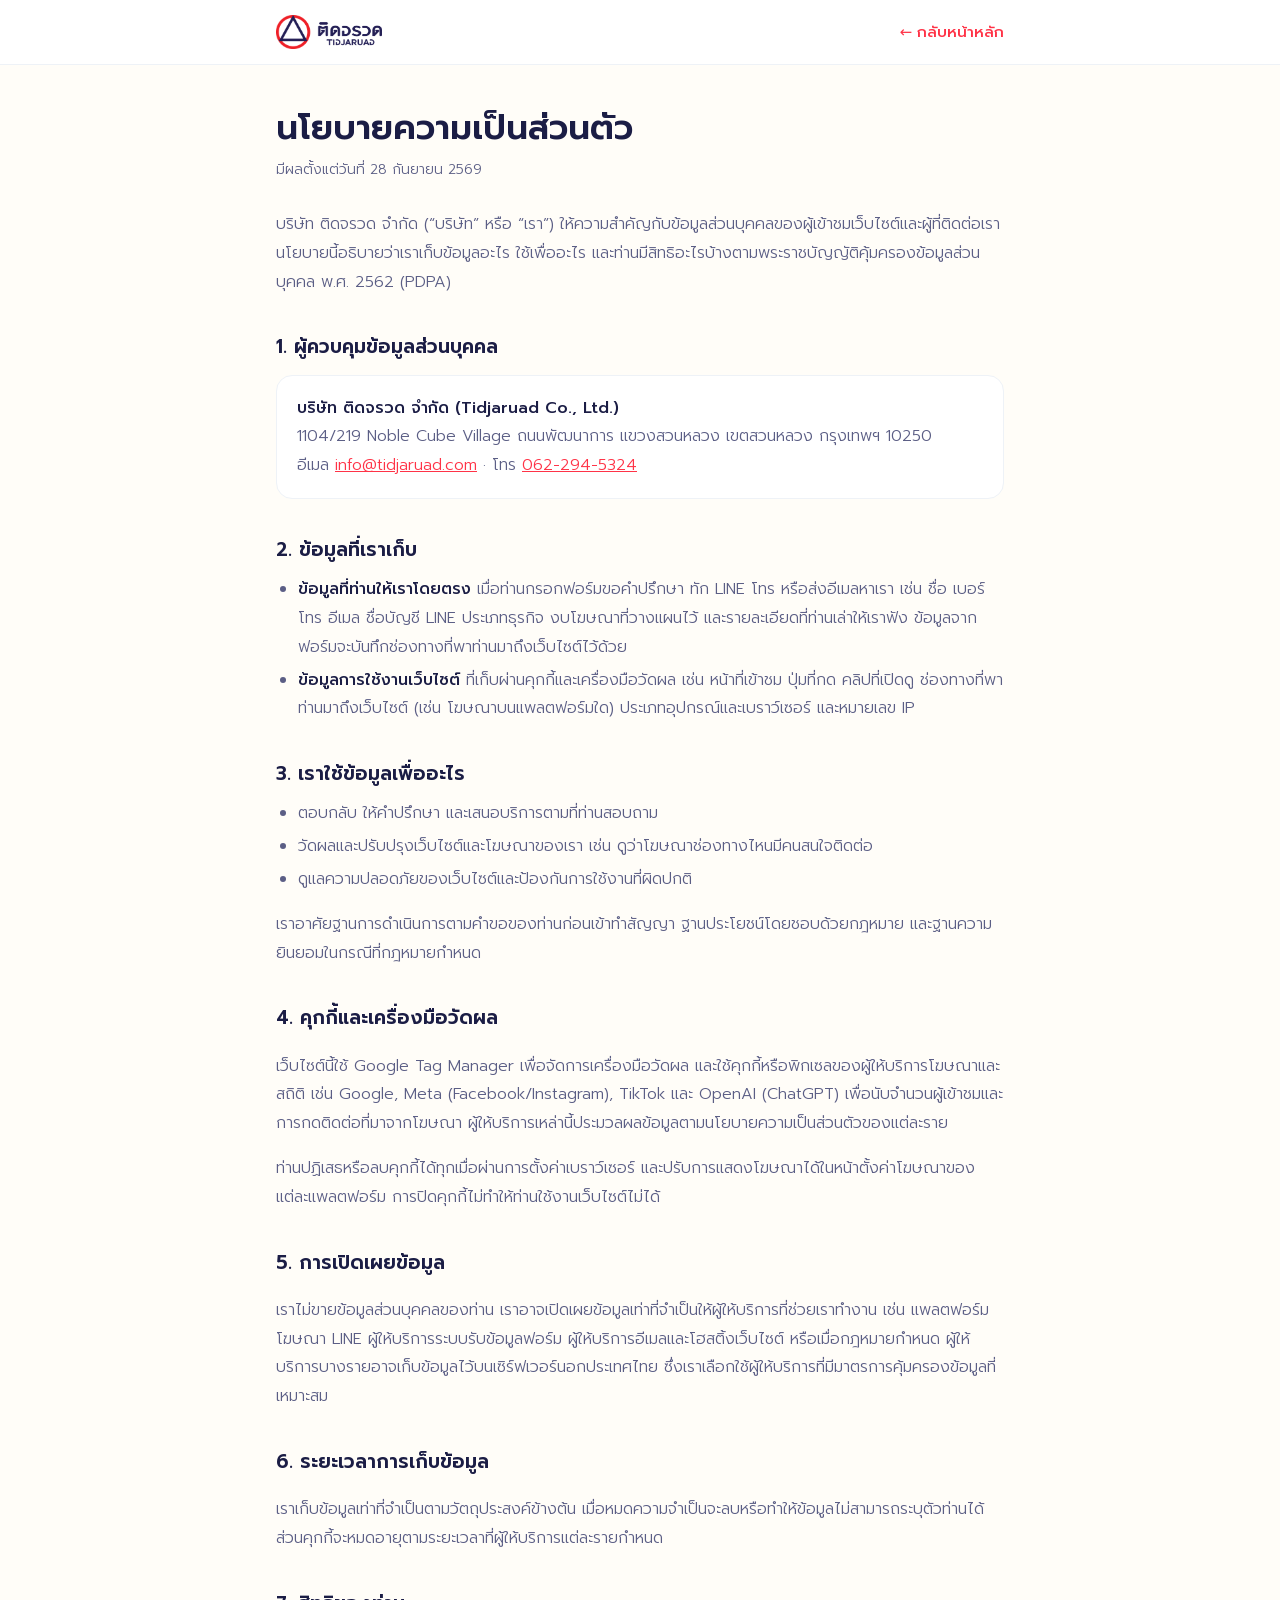
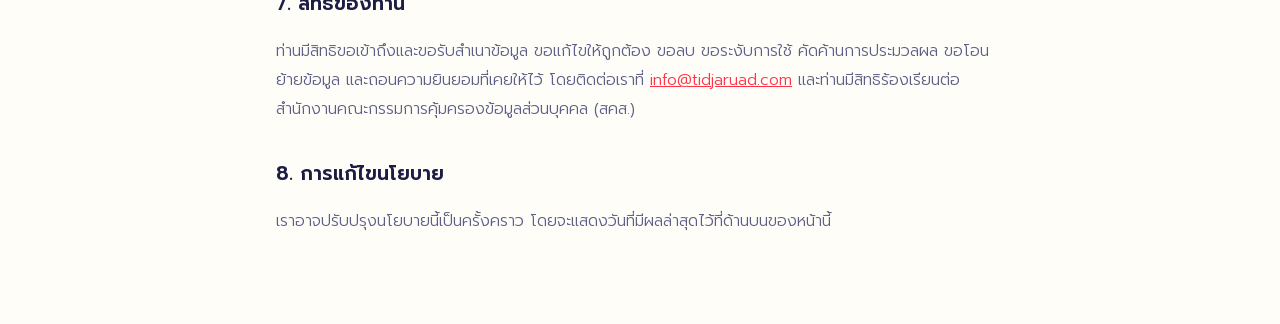
<file: privacy.html>
<!DOCTYPE html>
<html lang="th">
<head>
<meta charset="UTF-8">
<meta name="viewport" content="width=device-width, initial-scale=1">
<title>นโยบายความเป็นส่วนตัว | ติดจรวด Tidjaruad Agency</title>
<meta name="description" content="นโยบายความเป็นส่วนตัวและการใช้คุกกี้ของบริษัท ติดจรวด จำกัด ตามพระราชบัญญัติคุ้มครองข้อมูลส่วนบุคคล พ.ศ. 2562">
<meta name="theme-color" content="#FFFDF8">
<link rel="icon" type="image/png" sizes="32x32" href="favicon-32.png">
<link rel="icon" type="image/png" sizes="192x192" href="favicon.png">
<link rel="apple-touch-icon" sizes="180x180" href="apple-touch-icon.png">
<link rel="stylesheet" href="assets/fonts/fonts.css">
<style>
:root{--ink:#1B1D45;--body:#5B5E85;--red:#FF3347;--cream:#FFFDF8;--line:#EEF2F7}
*{box-sizing:border-box}
body{margin:0;background:var(--cream);color:var(--body);font-family:'Prompt',system-ui,sans-serif;font-weight:300;line-height:1.8;font-size:16px}
.bar{border-bottom:1px solid var(--line);background:#fff}
.bar .in,.doc{max-width:760px;margin:0 auto;padding:0 16px}
.bar .in{display:flex;align-items:center;justify-content:space-between;height:64px}
.bar img{height:34px;width:auto;display:block}
a{color:var(--red)}
a[href^="tel:"],a[href^="mailto:"]{white-space:nowrap}
.back{text-decoration:none;font-weight:500;font-size:15px}
.doc{padding-top:40px;padding-bottom:72px}
h1{color:var(--ink);font-weight:600;font-size:clamp(26px,5vw,34px);line-height:1.35;margin:0 0 6px}
.eff{font-size:14px;margin:0 0 28px}
h2{color:var(--ink);font-weight:600;font-size:19px;margin:34px 0 8px}
ul{padding-left:22px;margin:8px 0}
li{margin:4px 0}
b{color:var(--ink);font-weight:500}
.box{background:#fff;border:1px solid var(--line);border-radius:16px;padding:18px 20px;margin-top:10px}
</style>
</head>
<body>
<div class="bar"><div class="in">
  <a href="./"><img src="assets/logo-color.webp" alt="ติดจรวด Tidjaruad Agency"></a>
  <a class="back" href="./">← กลับหน้าหลัก</a>
</div></div>

<main class="doc">
  <h1>นโยบายความเป็นส่วนตัว</h1>
  <p class="eff">มีผลตั้งแต่วันที่ 28 กันยายน 2569</p>

  <p>บริษัท ติดจรวด จำกัด (“บริษัท” หรือ “เรา”) ให้ความสำคัญกับข้อมูลส่วนบุคคลของผู้เข้าชมเว็บไซต์และผู้ที่ติดต่อเรา นโยบายนี้อธิบายว่าเราเก็บข้อมูลอะไร ใช้เพื่ออะไร และท่านมีสิทธิอะไรบ้างตามพระราชบัญญัติคุ้มครองข้อมูลส่วนบุคคล พ.ศ. 2562 (PDPA)</p>

  <h2>1. ผู้ควบคุมข้อมูลส่วนบุคคล</h2>
  <div class="box">
    <b>บริษัท ติดจรวด จำกัด (Tidjaruad Co., Ltd.)</b><br>
    1104/219 Noble Cube Village ถนนพัฒนาการ แขวงสวนหลวง เขตสวนหลวง กรุงเทพฯ 10250<br>
    อีเมล <a href="mailto:info@tidjaruad.com">info@tidjaruad.com</a> · โทร <a href="tel:0622945324">062-294-5324</a>
  </div>

  <h2>2. ข้อมูลที่เราเก็บ</h2>
  <ul>
    <li><b>ข้อมูลที่ท่านให้เราโดยตรง</b> เมื่อท่านกรอกฟอร์มขอคำปรึกษา ทัก LINE โทร หรือส่งอีเมลหาเรา เช่น ชื่อ เบอร์โทร อีเมล ชื่อบัญชี LINE ประเภทธุรกิจ งบโฆษณาที่วางแผนไว้ และรายละเอียดที่ท่านเล่าให้เราฟัง ข้อมูลจากฟอร์มจะบันทึกช่องทางที่พาท่านมาถึงเว็บไซต์ไว้ด้วย</li>
    <li><b>ข้อมูลการใช้งานเว็บไซต์</b> ที่เก็บผ่านคุกกี้และเครื่องมือวัดผล เช่น หน้าที่เข้าชม ปุ่มที่กด คลิปที่เปิดดู ช่องทางที่พาท่านมาถึงเว็บไซต์ (เช่น โฆษณาบนแพลตฟอร์มใด) ประเภทอุปกรณ์และเบราว์เซอร์ และหมายเลข IP</li>
  </ul>

  <h2>3. เราใช้ข้อมูลเพื่ออะไร</h2>
  <ul>
    <li>ตอบกลับ ให้คำปรึกษา และเสนอบริการตามที่ท่านสอบถาม</li>
    <li>วัดผลและปรับปรุงเว็บไซต์และโฆษณาของเรา เช่น ดูว่าโฆษณาช่องทางไหนมีคนสนใจติดต่อ</li>
    <li>ดูแลความปลอดภัยของเว็บไซต์และป้องกันการใช้งานที่ผิดปกติ</li>
  </ul>
  <p>เราอาศัยฐานการดำเนินการตามคำขอของท่านก่อนเข้าทำสัญญา ฐานประโยชน์โดยชอบด้วยกฎหมาย และฐานความยินยอมในกรณีที่กฎหมายกำหนด</p>

  <h2>4. คุกกี้และเครื่องมือวัดผล</h2>
  <p>เว็บไซต์นี้ใช้ Google Tag Manager เพื่อจัดการเครื่องมือวัดผล และใช้คุกกี้หรือพิกเซลของผู้ให้บริการโฆษณาและสถิติ เช่น Google, Meta (Facebook/Instagram), TikTok และ OpenAI (ChatGPT) เพื่อนับจำนวนผู้เข้าชมและการกดติดต่อที่มาจากโฆษณา ผู้ให้บริการเหล่านี้ประมวลผลข้อมูลตามนโยบายความเป็นส่วนตัวของแต่ละราย</p>
  <p>ท่านปฏิเสธหรือลบคุกกี้ได้ทุกเมื่อผ่านการตั้งค่าเบราว์เซอร์ และปรับการแสดงโฆษณาได้ในหน้าตั้งค่าโฆษณาของแต่ละแพลตฟอร์ม การปิดคุกกี้ไม่ทำให้ท่านใช้งานเว็บไซต์ไม่ได้</p>

  <h2>5. การเปิดเผยข้อมูล</h2>
  <p>เราไม่ขายข้อมูลส่วนบุคคลของท่าน เราอาจเปิดเผยข้อมูลเท่าที่จำเป็นให้ผู้ให้บริการที่ช่วยเราทำงาน เช่น แพลตฟอร์มโฆษณา LINE ผู้ให้บริการระบบรับข้อมูลฟอร์ม ผู้ให้บริการอีเมลและโฮสติ้งเว็บไซต์ หรือเมื่อกฎหมายกำหนด ผู้ให้บริการบางรายอาจเก็บข้อมูลไว้บนเซิร์ฟเวอร์นอกประเทศไทย ซึ่งเราเลือกใช้ผู้ให้บริการที่มีมาตรการคุ้มครองข้อมูลที่เหมาะสม</p>

  <h2>6. ระยะเวลาการเก็บข้อมูล</h2>
  <p>เราเก็บข้อมูลเท่าที่จำเป็นตามวัตถุประสงค์ข้างต้น เมื่อหมดความจำเป็นจะลบหรือทำให้ข้อมูลไม่สามารถระบุตัวท่านได้ ส่วนคุกกี้จะหมดอายุตามระยะเวลาที่ผู้ให้บริการแต่ละรายกำหนด</p>

  <h2>7. สิทธิของท่าน</h2>
  <p>ท่านมีสิทธิขอเข้าถึงและขอรับสำเนาข้อมูล ขอแก้ไขให้ถูกต้อง ขอลบ ขอระงับการใช้ คัดค้านการประมวลผล ขอโอนย้ายข้อมูล และถอนความยินยอมที่เคยให้ไว้ โดยติดต่อเราที่ <a href="mailto:info@tidjaruad.com">info@tidjaruad.com</a> และท่านมีสิทธิร้องเรียนต่อสำนักงานคณะกรรมการคุ้มครองข้อมูลส่วนบุคคล (สคส.)</p>

  <h2>8. การแก้ไขนโยบาย</h2>
  <p>เราอาจปรับปรุงนโยบายนี้เป็นครั้งคราว โดยจะแสดงวันที่มีผลล่าสุดไว้ที่ด้านบนของหน้านี้</p>
</main>
</body>
</html>
</file>
<file: assets/fonts/fonts.css>
/* thai */
@font-face {
  font-family: 'Prompt';
  font-style: normal;
  font-weight: 300;
  font-display: swap;
  src: url(prompt-15.woff2) format('woff2');
  unicode-range: U+02D7, U+0303, U+0331, U+0E01-0E5B, U+200C-200D, U+25CC;
}
/* vietnamese */
@font-face {
  font-family: 'Prompt';
  font-style: normal;
  font-weight: 300;
  font-display: swap;
  src: url(prompt-13.woff2) format('woff2');
  unicode-range: U+0102-0103, U+0110-0111, U+0128-0129, U+0168-0169, U+01A0-01A1, U+01AF-01B0, U+0300-0301, U+0303-0304, U+0308-0309, U+0323, U+0329, U+1EA0-1EF9, U+20AB;
}
/* latin-ext */
@font-face {
  font-family: 'Prompt';
  font-style: normal;
  font-weight: 300;
  font-display: swap;
  src: url(prompt-12.woff2) format('woff2');
  unicode-range: U+0100-02BA, U+02BD-02C5, U+02C7-02CC, U+02CE-02D7, U+02DD-02FF, U+0304, U+0308, U+0329, U+1D00-1DBF, U+1E00-1E9F, U+1EF2-1EFF, U+2020, U+20A0-20AB, U+20AD-20C0, U+2113, U+2C60-2C7F, U+A720-A7FF;
}
/* latin */
@font-face {
  font-family: 'Prompt';
  font-style: normal;
  font-weight: 300;
  font-display: swap;
  src: url(prompt-14.woff2) format('woff2');
  unicode-range: U+0000-00FF, U+0131, U+0152-0153, U+02BB-02BC, U+02C6, U+02DA, U+02DC, U+0304, U+0308, U+0329, U+2000-206F, U+20AC, U+2122, U+2191, U+2193, U+2212, U+2215, U+FEFF, U+FFFD;
}
/* thai */
@font-face {
  font-family: 'Prompt';
  font-style: normal;
  font-weight: 400;
  font-display: swap;
  src: url(prompt-19.woff2) format('woff2');
  unicode-range: U+02D7, U+0303, U+0331, U+0E01-0E5B, U+200C-200D, U+25CC;
}
/* vietnamese */
@font-face {
  font-family: 'Prompt';
  font-style: normal;
  font-weight: 400;
  font-display: swap;
  src: url(prompt-17.woff2) format('woff2');
  unicode-range: U+0102-0103, U+0110-0111, U+0128-0129, U+0168-0169, U+01A0-01A1, U+01AF-01B0, U+0300-0301, U+0303-0304, U+0308-0309, U+0323, U+0329, U+1EA0-1EF9, U+20AB;
}
/* latin-ext */
@font-face {
  font-family: 'Prompt';
  font-style: normal;
  font-weight: 400;
  font-display: swap;
  src: url(prompt-18.woff2) format('woff2');
  unicode-range: U+0100-02BA, U+02BD-02C5, U+02C7-02CC, U+02CE-02D7, U+02DD-02FF, U+0304, U+0308, U+0329, U+1D00-1DBF, U+1E00-1E9F, U+1EF2-1EFF, U+2020, U+20A0-20AB, U+20AD-20C0, U+2113, U+2C60-2C7F, U+A720-A7FF;
}
/* latin */
@font-face {
  font-family: 'Prompt';
  font-style: normal;
  font-weight: 400;
  font-display: swap;
  src: url(prompt-16.woff2) format('woff2');
  unicode-range: U+0000-00FF, U+0131, U+0152-0153, U+02BB-02BC, U+02C6, U+02DA, U+02DC, U+0304, U+0308, U+0329, U+2000-206F, U+20AC, U+2122, U+2191, U+2193, U+2212, U+2215, U+FEFF, U+FFFD;
}
/* thai */
@font-face {
  font-family: 'Prompt';
  font-style: normal;
  font-weight: 500;
  font-display: swap;
  src: url(prompt-07.woff2) format('woff2');
  unicode-range: U+02D7, U+0303, U+0331, U+0E01-0E5B, U+200C-200D, U+25CC;
}
/* vietnamese */
@font-face {
  font-family: 'Prompt';
  font-style: normal;
  font-weight: 500;
  font-display: swap;
  src: url(prompt-05.woff2) format('woff2');
  unicode-range: U+0102-0103, U+0110-0111, U+0128-0129, U+0168-0169, U+01A0-01A1, U+01AF-01B0, U+0300-0301, U+0303-0304, U+0308-0309, U+0323, U+0329, U+1EA0-1EF9, U+20AB;
}
/* latin-ext */
@font-face {
  font-family: 'Prompt';
  font-style: normal;
  font-weight: 500;
  font-display: swap;
  src: url(prompt-04.woff2) format('woff2');
  unicode-range: U+0100-02BA, U+02BD-02C5, U+02C7-02CC, U+02CE-02D7, U+02DD-02FF, U+0304, U+0308, U+0329, U+1D00-1DBF, U+1E00-1E9F, U+1EF2-1EFF, U+2020, U+20A0-20AB, U+20AD-20C0, U+2113, U+2C60-2C7F, U+A720-A7FF;
}
/* latin */
@font-face {
  font-family: 'Prompt';
  font-style: normal;
  font-weight: 500;
  font-display: swap;
  src: url(prompt-06.woff2) format('woff2');
  unicode-range: U+0000-00FF, U+0131, U+0152-0153, U+02BB-02BC, U+02C6, U+02DA, U+02DC, U+0304, U+0308, U+0329, U+2000-206F, U+20AC, U+2122, U+2191, U+2193, U+2212, U+2215, U+FEFF, U+FFFD;
}
/* thai */
@font-face {
  font-family: 'Prompt';
  font-style: normal;
  font-weight: 600;
  font-display: swap;
  src: url(prompt-11.woff2) format('woff2');
  unicode-range: U+02D7, U+0303, U+0331, U+0E01-0E5B, U+200C-200D, U+25CC;
}
/* vietnamese */
@font-face {
  font-family: 'Prompt';
  font-style: normal;
  font-weight: 600;
  font-display: swap;
  src: url(prompt-09.woff2) format('woff2');
  unicode-range: U+0102-0103, U+0110-0111, U+0128-0129, U+0168-0169, U+01A0-01A1, U+01AF-01B0, U+0300-0301, U+0303-0304, U+0308-0309, U+0323, U+0329, U+1EA0-1EF9, U+20AB;
}
/* latin-ext */
@font-face {
  font-family: 'Prompt';
  font-style: normal;
  font-weight: 600;
  font-display: swap;
  src: url(prompt-08.woff2) format('woff2');
  unicode-range: U+0100-02BA, U+02BD-02C5, U+02C7-02CC, U+02CE-02D7, U+02DD-02FF, U+0304, U+0308, U+0329, U+1D00-1DBF, U+1E00-1E9F, U+1EF2-1EFF, U+2020, U+20A0-20AB, U+20AD-20C0, U+2113, U+2C60-2C7F, U+A720-A7FF;
}
/* latin */
@font-face {
  font-family: 'Prompt';
  font-style: normal;
  font-weight: 600;
  font-display: swap;
  src: url(prompt-10.woff2) format('woff2');
  unicode-range: U+0000-00FF, U+0131, U+0152-0153, U+02BB-02BC, U+02C6, U+02DA, U+02DC, U+0304, U+0308, U+0329, U+2000-206F, U+20AC, U+2122, U+2191, U+2193, U+2212, U+2215, U+FEFF, U+FFFD;
}
/* thai */
@font-face {
  font-family: 'Prompt';
  font-style: normal;
  font-weight: 700;
  font-display: swap;
  src: url(prompt-03.woff2) format('woff2');
  unicode-range: U+02D7, U+0303, U+0331, U+0E01-0E5B, U+200C-200D, U+25CC;
}
/* vietnamese */
@font-face {
  font-family: 'Prompt';
  font-style: normal;
  font-weight: 700;
  font-display: swap;
  src: url(prompt-01.woff2) format('woff2');
  unicode-range: U+0102-0103, U+0110-0111, U+0128-0129, U+0168-0169, U+01A0-01A1, U+01AF-01B0, U+0300-0301, U+0303-0304, U+0308-0309, U+0323, U+0329, U+1EA0-1EF9, U+20AB;
}
/* latin-ext */
@font-face {
  font-family: 'Prompt';
  font-style: normal;
  font-weight: 700;
  font-display: swap;
  src: url(prompt-00.woff2) format('woff2');
  unicode-range: U+0100-02BA, U+02BD-02C5, U+02C7-02CC, U+02CE-02D7, U+02DD-02FF, U+0304, U+0308, U+0329, U+1D00-1DBF, U+1E00-1E9F, U+1EF2-1EFF, U+2020, U+20A0-20AB, U+20AD-20C0, U+2113, U+2C60-2C7F, U+A720-A7FF;
}
/* latin */
@font-face {
  font-family: 'Prompt';
  font-style: normal;
  font-weight: 700;
  font-display: swap;
  src: url(prompt-02.woff2) format('woff2');
  unicode-range: U+0000-00FF, U+0131, U+0152-0153, U+02BB-02BC, U+02C6, U+02DA, U+02DC, U+0304, U+0308, U+0329, U+2000-206F, U+20AC, U+2122, U+2191, U+2193, U+2212, U+2215, U+FEFF, U+FFFD;
}
</file>
